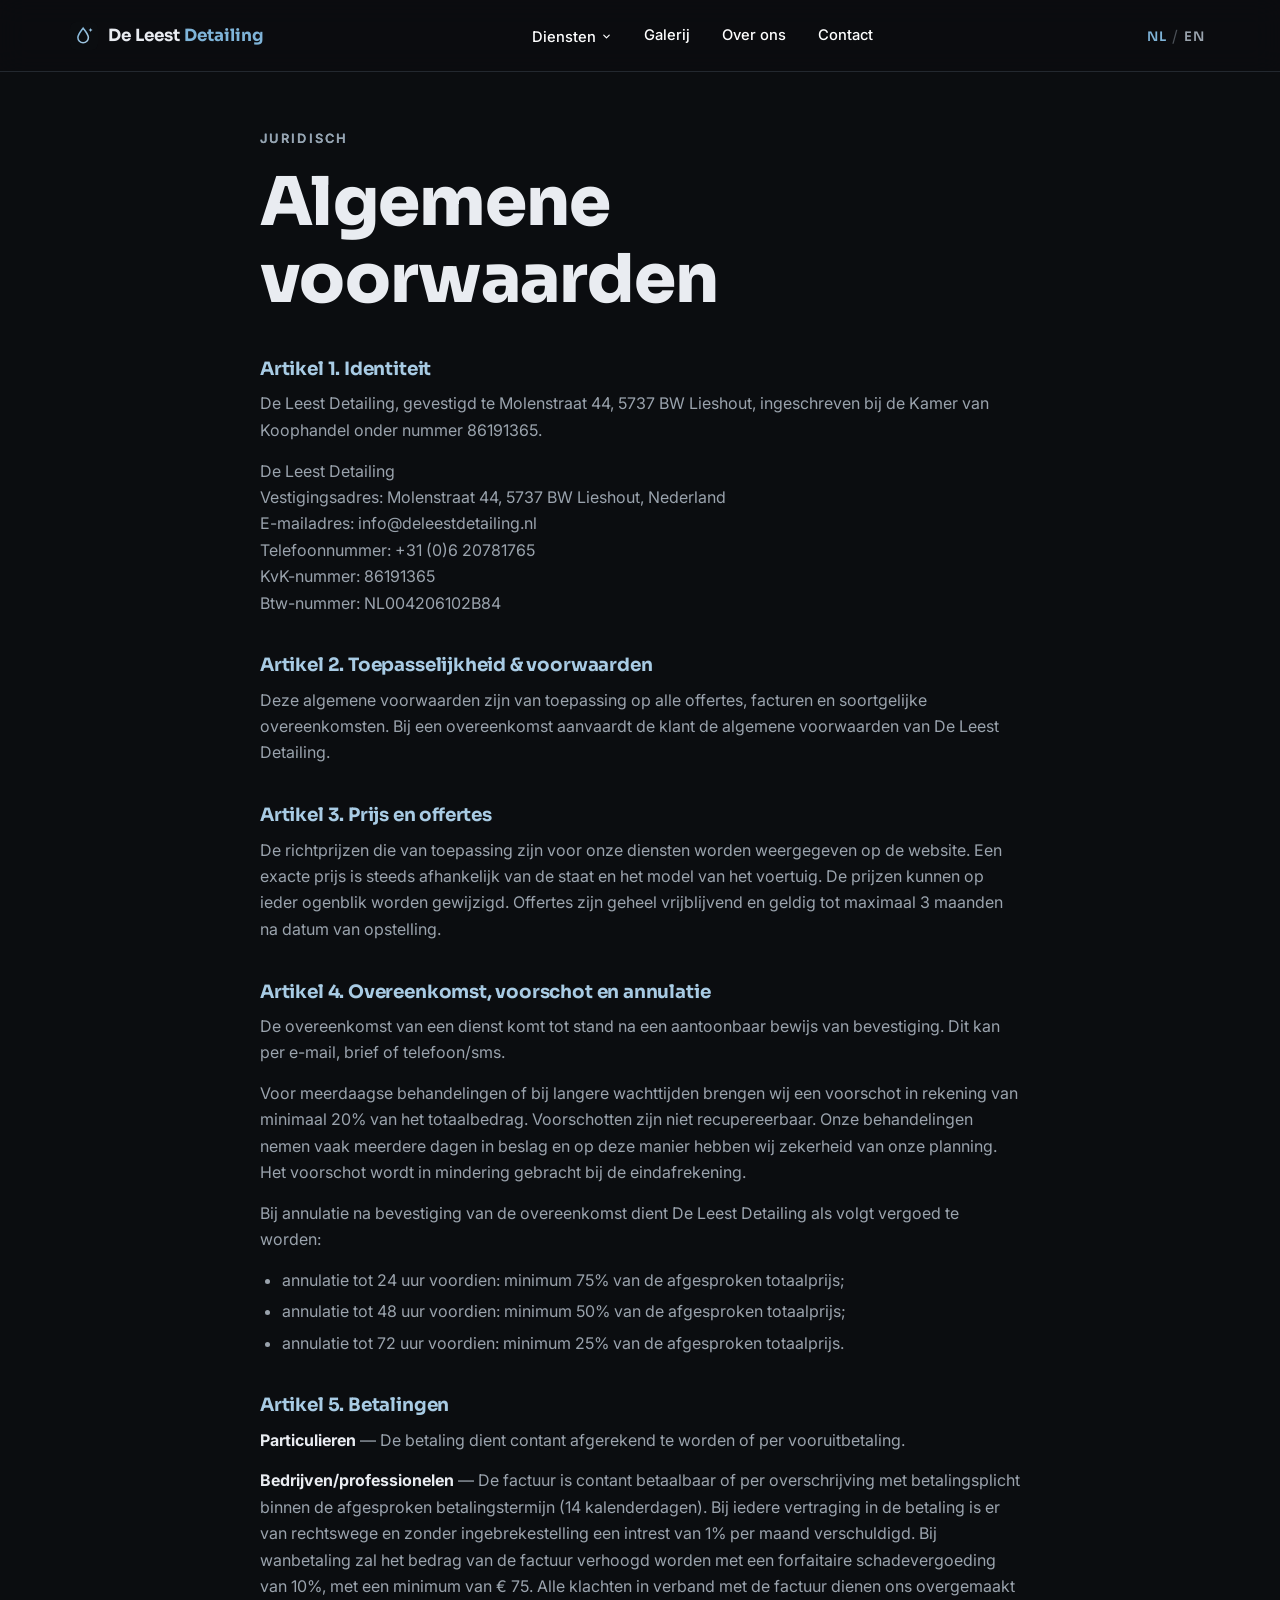
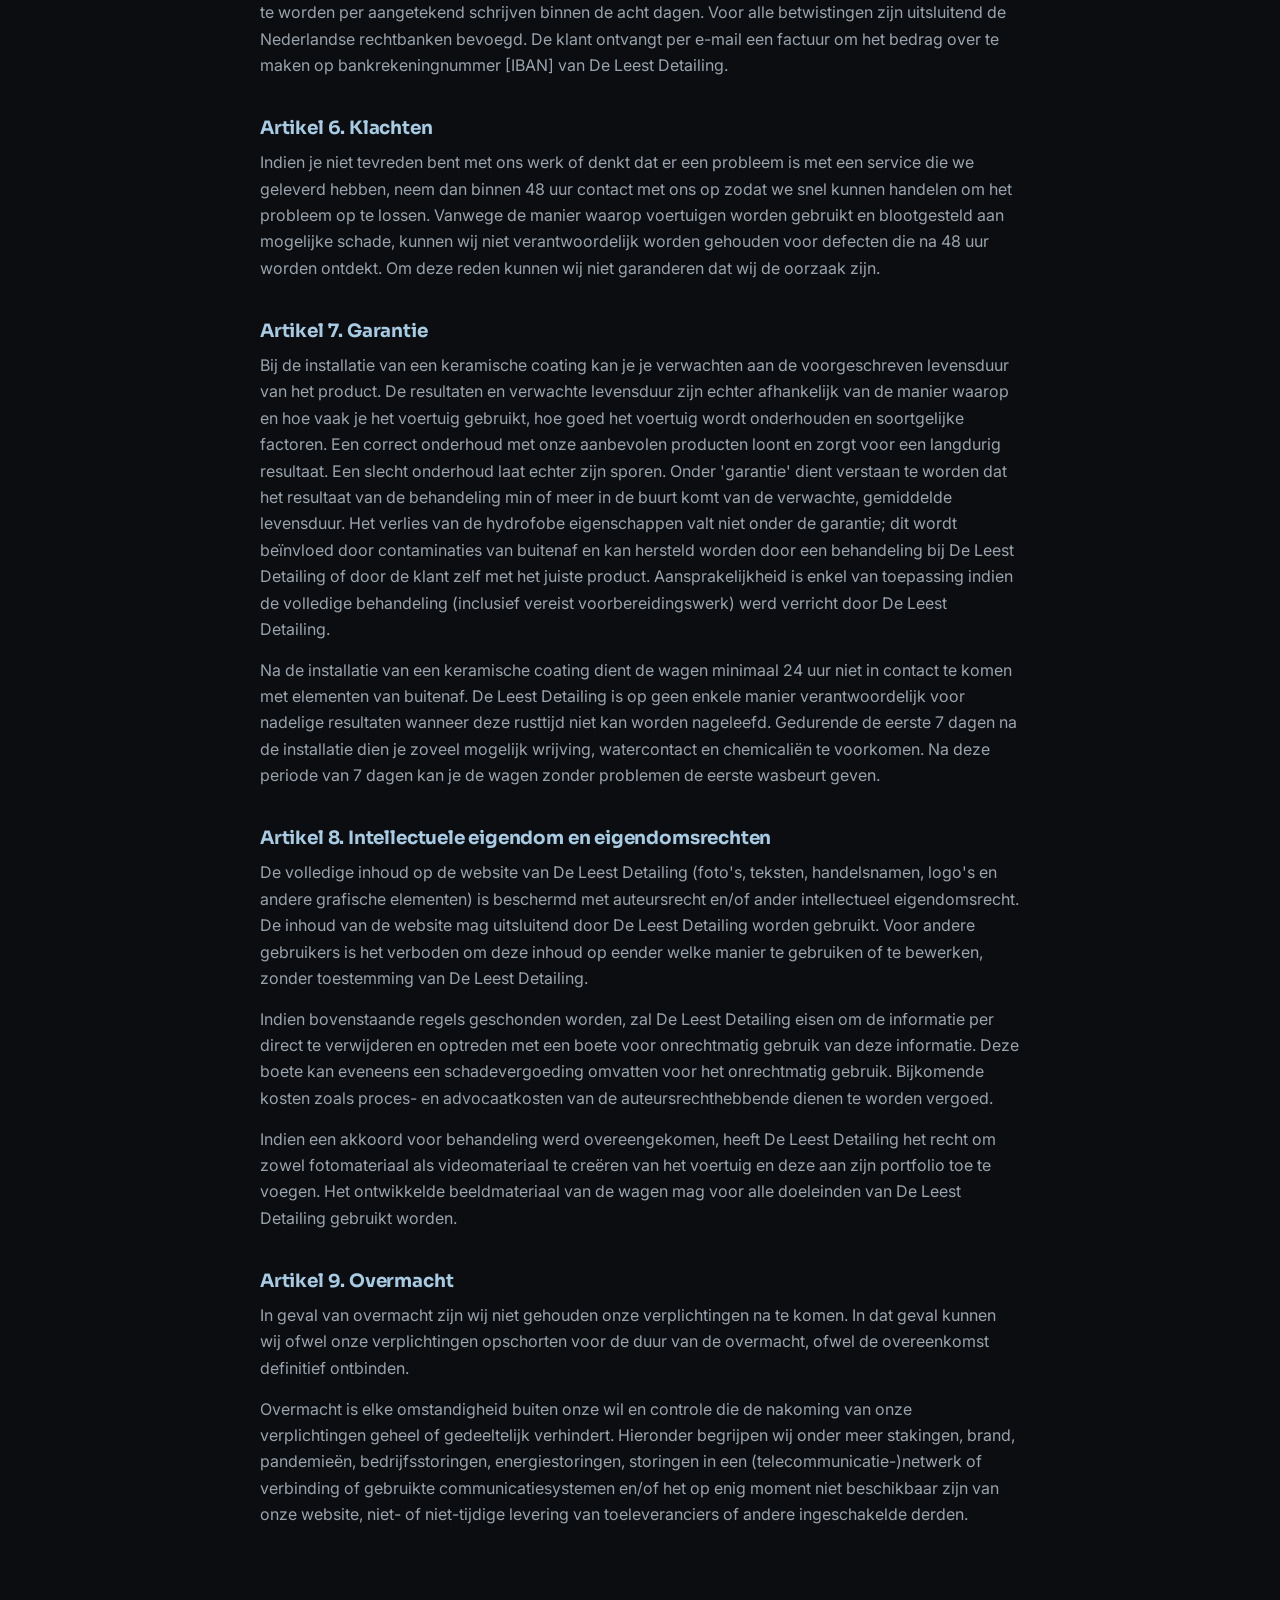
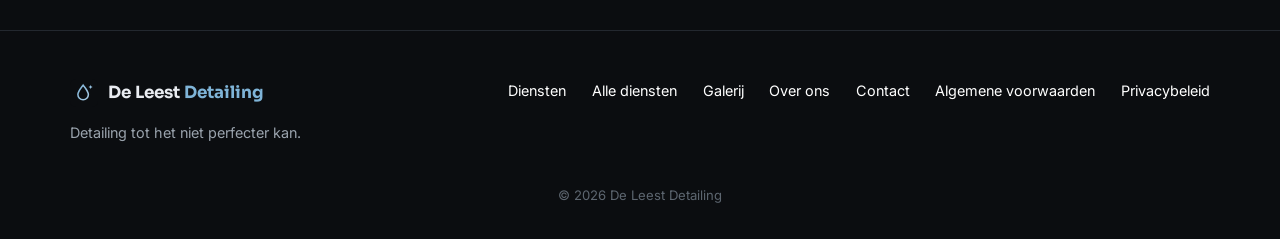
<file: algemene-voorwaarden.html>
<!DOCTYPE html>
<html lang="nl">
<head>
  <meta charset="UTF-8">
  <meta name="viewport" content="width=device-width, initial-scale=1.0, viewport-fit=cover">
  <meta name="theme-color" content="#0b0d10">
  <title data-i18n="legal.meta.title">Algemene voorwaarden — De Leest Detailing</title>
  <meta name="description" content="Algemene voorwaarden van De Leest Detailing." data-i18n-content="legal.meta.desc">
  <meta name="robots" content="noindex">
  <link rel="icon" type="image/svg+xml" href="assets/favicon.svg">
  <link rel="preconnect" href="https://fonts.googleapis.com">
  <link rel="preconnect" href="https://fonts.gstatic.com" crossorigin>
  <link href="https://fonts.googleapis.com/css2?family=Sora:wght@400;600;700;800&family=Inter:wght@400;500;600&display=swap" rel="stylesheet">
  <link rel="stylesheet" href="css/style.css">
</head>
<body>

  <!--
    LET OP (voor de eigenaar):
    Deze tekst is overgenomen van vermijlcardetail.be (Belgisch recht) als
    startpunt. Controleer en pas aan vóór publicatie:
    - alle [HAAKJES]-placeholders invullen (KvK, BTW, adres, IBAN, e-mail);
    - laat de tekst het beste even nalopen op Nederlandse wetgeving.
    De teksten staan in js/i18n.js onder de "legal.*"-keys — de Nederlandse
    én Engelse versie daar aanpassen, deze HTML alleen voor opmaak wijzigen.
  -->

  <!-- ===== Header ===== -->
  <header class="site-header scrolled">
    <div class="container header-inner">
      <a href="index.html" class="logo" aria-label="De Leest Detailing">
        <img src="assets/favicon.svg" alt="" class="logo-mark" width="28" height="28">
        <span class="logo-text">De Leest <em>Detailing</em></span>
      </a>

      <nav class="main-nav" aria-label="Main navigation">
        <div class="nav-dropdown">
          <button type="button" class="nav-dropdown-toggle" aria-expanded="false" aria-haspopup="true"><span data-i18n="nav.services">Diensten</span><svg viewBox="0 0 24 24" fill="none" stroke="currentColor" stroke-width="2.6" stroke-linecap="round" stroke-linejoin="round" aria-hidden="true"><path d="M6 9l6 6 6-6"/></svg></button>
          <div class="nav-dropdown-panel">
            <a class="nav-dropdown-all" href="diensten.html" data-i18n="nav.allServices">Alle diensten</a>
            <p class="nav-dropdown-group" data-i18n="nav.group.interieur">Interieur</p>
            <a href="diensten.html#interieur-reinigen" data-i18n="nav.d.interieur">Interieur Reinigen</a>
            <a href="diensten.html#vlekken-verwijderen" data-i18n="nav.d.vlekken">Vlekken verwijderen autobekleding</a>
            <p class="nav-dropdown-group" data-i18n="nav.group.exterieur">Exterieur</p>
            <a href="diensten.html#handwassen" data-i18n="nav.d.handwassen">Handwassen &amp; Beschermen</a>
            <a href="diensten.html#polijsten" data-i18n="nav.d.polijsten">Polijsten &amp; Glansherstel</a>
            <a href="diensten.html#keramische-coating" data-i18n="nav.d.coating">Keramische Coating</a>
            <a href="diensten.html#cabrio-dak" data-i18n="nav.d.cabrio">Cabriodak reinigen &amp; impregneren</a>
            <p class="nav-dropdown-group" data-i18n="nav.group.extra">Aanvullend</p>
            <a href="diensten.html#motor-detailing" data-i18n="nav.d.motor">Motor Detailing</a>
            <a href="diensten.html#lakdiktemeting" data-i18n="nav.d.lakdikte">Lakdiktemeting</a>
          </div>
        </div>
        <a href="index.html#gallery" data-i18n="nav.gallery">Galerij</a>
        <a href="index.html#about" data-i18n="nav.about">Over ons</a>
        <a href="index.html#contactForm" data-i18n="nav.contact">Contact</a>
        <!-- Pakket link hidden 2026-10-28 (section disabled, kept for restore): <a href="index.html#pricing" data-i18n="nav.pricing">Pakket</a> -->
      </nav>

      <div class="header-actions">
        <div class="lang-toggle" role="group" aria-label="Taal / Language">
          <button type="button" data-lang="nl" class="lang-btn active">NL</button>
          <span class="lang-sep" aria-hidden="true">/</span>
          <button type="button" data-lang="en" class="lang-btn">EN</button>
        </div>
      </div>
    </div>
  </header>

  <main>
    <section class="legal-body">
      <div class="container legal-content">
        <p class="kicker" data-i18n="legal.kicker">Juridisch</p>
        <h1 data-i18n="legal.title">Algemene voorwaarden</h1>

        <h2 data-i18n="legal.a1.title">Artikel 1. Identiteit</h2>
        <p data-i18n="legal.a1.p1">De Leest Detailing, gevestigd te Molenstraat 44, 5737 BW Lieshout, ingeschreven bij de Kamer van Koophandel onder nummer 86191365.</p>
        <p>
          De Leest Detailing<br>
          <span data-i18n="legal.a1.line2">Vestigingsadres: Molenstraat 44, 5737 BW Lieshout, Nederland</span><br>
          <span data-i18n="legal.a1.line3">E-mailadres: info@deleestdetailing.nl</span><br>
          <span data-i18n="legal.a1.line4">Telefoonnummer: +31 (0)6 20781765</span><br>
          <span data-i18n="legal.a1.line5">KvK-nummer: 86191365</span><br>
          <span data-i18n="legal.a1.line6">Btw-nummer: NL004206102B84</span>
        </p>

        <h2 data-i18n="legal.a2.title">Artikel 2. Toepasselijkheid &amp; voorwaarden</h2>
        <p data-i18n="legal.a2.p1">Deze algemene voorwaarden zijn van toepassing op alle offertes, facturen en soortgelijke overeenkomsten. Bij een overeenkomst aanvaardt de klant de algemene voorwaarden van De Leest Detailing.</p>

        <h2 data-i18n="legal.a3.title">Artikel 3. Prijs en offertes</h2>
        <p data-i18n="legal.a3.p1">De richtprijzen die van toepassing zijn voor onze diensten worden weergegeven op de website. Een exacte prijs is steeds afhankelijk van de staat en het model van het voertuig. De prijzen kunnen op ieder ogenblik worden gewijzigd. Offertes zijn geheel vrijblijvend en geldig tot maximaal 3 maanden na datum van opstelling.</p>

        <h2 data-i18n="legal.a4.title">Artikel 4. Overeenkomst, voorschot en annulatie</h2>
        <p data-i18n="legal.a4.p1">De overeenkomst van een dienst komt tot stand na een aantoonbaar bewijs van bevestiging. Dit kan per e-mail, brief of telefoon/sms.</p>
        <p data-i18n="legal.a4.p2">Voor meerdaagse behandelingen of bij langere wachttijden brengen wij een voorschot in rekening van minimaal 20% van het totaalbedrag. Voorschotten zijn niet recupereerbaar. Onze behandelingen nemen vaak meerdere dagen in beslag en op deze manier hebben wij zekerheid van onze planning. Het voorschot wordt in mindering gebracht bij de eindafrekening.</p>
        <p data-i18n="legal.a4.p3">Bij annulatie na bevestiging van de overeenkomst dient De Leest Detailing als volgt vergoed te worden:</p>
        <ul>
          <li data-i18n="legal.a4.li1">annulatie tot 24 uur voordien: minimum 75% van de afgesproken totaalprijs;</li>
          <li data-i18n="legal.a4.li2">annulatie tot 48 uur voordien: minimum 50% van de afgesproken totaalprijs;</li>
          <li data-i18n="legal.a4.li3">annulatie tot 72 uur voordien: minimum 25% van de afgesproken totaalprijs.</li>
        </ul>

        <h2 data-i18n="legal.a5.title">Artikel 5. Betalingen</h2>
        <p><strong data-i18n="legal.a5.p1lead">Particulieren</strong> — <span data-i18n="legal.a5.p1text">De betaling dient contant afgerekend te worden of per vooruitbetaling.</span></p>
        <p><strong data-i18n="legal.a5.p2lead">Bedrijven/professionelen</strong> — <span data-i18n="legal.a5.p2text">De factuur is contant betaalbaar of per overschrijving met betalingsplicht binnen de afgesproken betalingstermijn (14 kalenderdagen). Bij iedere vertraging in de betaling is er van rechtswege en zonder ingebrekestelling een intrest van 1% per maand verschuldigd. Bij wanbetaling zal het bedrag van de factuur verhoogd worden met een forfaitaire schadevergoeding van 10%, met een minimum van € 75. Alle klachten in verband met de factuur dienen ons overgemaakt te worden per aangetekend schrijven binnen de acht dagen. Voor alle betwistingen zijn uitsluitend de Nederlandse rechtbanken bevoegd. De klant ontvangt per e-mail een factuur om het bedrag over te maken op bankrekeningnummer [IBAN] van De Leest Detailing.</span></p>

        <h2 data-i18n="legal.a6.title">Artikel 6. Klachten</h2>
        <p data-i18n="legal.a6.p1">Indien je niet tevreden bent met ons werk of denkt dat er een probleem is met een service die we geleverd hebben, neem dan binnen 48 uur contact met ons op zodat we snel kunnen handelen om het probleem op te lossen. Vanwege de manier waarop voertuigen worden gebruikt en blootgesteld aan mogelijke schade, kunnen wij niet verantwoordelijk worden gehouden voor defecten die na 48 uur worden ontdekt. Om deze reden kunnen wij niet garanderen dat wij de oorzaak zijn.</p>

        <h2 data-i18n="legal.a7.title">Artikel 7. Garantie</h2>
        <p data-i18n="legal.a7.p1">Bij de installatie van een keramische coating kan je je verwachten aan de voorgeschreven levensduur van het product. De resultaten en verwachte levensduur zijn echter afhankelijk van de manier waarop en hoe vaak je het voertuig gebruikt, hoe goed het voertuig wordt onderhouden en soortgelijke factoren. Een correct onderhoud met onze aanbevolen producten loont en zorgt voor een langdurig resultaat. Een slecht onderhoud laat echter zijn sporen. Onder 'garantie' dient verstaan te worden dat het resultaat van de behandeling min of meer in de buurt komt van de verwachte, gemiddelde levensduur. Het verlies van de hydrofobe eigenschappen valt niet onder de garantie; dit wordt beïnvloed door contaminaties van buitenaf en kan hersteld worden door een behandeling bij De Leest Detailing of door de klant zelf met het juiste product. Aansprakelijkheid is enkel van toepassing indien de volledige behandeling (inclusief vereist voorbereidingswerk) werd verricht door De Leest Detailing.</p>
        <p data-i18n="legal.a7.p2">Na de installatie van een keramische coating dient de wagen minimaal 24 uur niet in contact te komen met elementen van buitenaf. De Leest Detailing is op geen enkele manier verantwoordelijk voor nadelige resultaten wanneer deze rusttijd niet kan worden nageleefd. Gedurende de eerste 7 dagen na de installatie dien je zoveel mogelijk wrijving, watercontact en chemicaliën te voorkomen. Na deze periode van 7 dagen kan je de wagen zonder problemen de eerste wasbeurt geven.</p>

        <h2 data-i18n="legal.a8.title">Artikel 8. Intellectuele eigendom en eigendomsrechten</h2>
        <p data-i18n="legal.a8.p1">De volledige inhoud op de website van De Leest Detailing (foto's, teksten, handelsnamen, logo's en andere grafische elementen) is beschermd met auteursrecht en/of ander intellectueel eigendomsrecht. De inhoud van de website mag uitsluitend door De Leest Detailing worden gebruikt. Voor andere gebruikers is het verboden om deze inhoud op eender welke manier te gebruiken of te bewerken, zonder toestemming van De Leest Detailing.</p>
        <p data-i18n="legal.a8.p2">Indien bovenstaande regels geschonden worden, zal De Leest Detailing eisen om de informatie per direct te verwijderen en optreden met een boete voor onrechtmatig gebruik van deze informatie. Deze boete kan eveneens een schadevergoeding omvatten voor het onrechtmatig gebruik. Bijkomende kosten zoals proces- en advocaatkosten van de auteursrechthebbende dienen te worden vergoed.</p>
        <p data-i18n="legal.a8.p3">Indien een akkoord voor behandeling werd overeengekomen, heeft De Leest Detailing het recht om zowel fotomateriaal als videomateriaal te creëren van het voertuig en deze aan zijn portfolio toe te voegen. Het ontwikkelde beeldmateriaal van de wagen mag voor alle doeleinden van De Leest Detailing gebruikt worden.</p>

        <h2 data-i18n="legal.a9.title">Artikel 9. Overmacht</h2>
        <p data-i18n="legal.a9.p1">In geval van overmacht zijn wij niet gehouden onze verplichtingen na te komen. In dat geval kunnen wij ofwel onze verplichtingen opschorten voor de duur van de overmacht, ofwel de overeenkomst definitief ontbinden.</p>
        <p data-i18n="legal.a9.p2">Overmacht is elke omstandigheid buiten onze wil en controle die de nakoming van onze verplichtingen geheel of gedeeltelijk verhindert. Hieronder begrijpen wij onder meer stakingen, brand, pandemieën, bedrijfsstoringen, energiestoringen, storingen in een (telecommunicatie-)netwerk of verbinding of gebruikte communicatiesystemen en/of het op enig moment niet beschikbaar zijn van onze website, niet- of niet-tijdige levering van toeleveranciers of andere ingeschakelde derden.</p>
      </div>
    </section>
  </main>

  <!-- ===== Footer ===== -->
  <footer class="site-footer">
    <div class="container footer-inner">
      <div>
        <a href="index.html" class="logo" aria-label="De Leest Detailing">
          <img src="assets/favicon.svg" alt="" class="logo-mark" width="28" height="28">
          <span class="logo-text">De Leest <em>Detailing</em></span>
        </a>
        <p class="footer-tag" data-i18n="footer.tag">Detailing tot het niet perfecter kan.</p>
      </div>
      <div class="footer-right">
        <nav class="footer-nav" aria-label="Footer">
          <a href="index.html#services" data-i18n="nav.services">Diensten</a>
          <a href="diensten.html" data-i18n="nav.allServices">Alle diensten</a>
          <a href="index.html#gallery" data-i18n="nav.gallery">Galerij</a>
          <a href="index.html#about" data-i18n="nav.about">Over ons</a>
          <a href="index.html#contactForm" data-i18n="nav.contact">Contact</a>
          <!-- Pakket link hidden 2026-10-28 (section disabled, kept for restore): <a href="index.html#pricing" data-i18n="nav.pricing">Pakket</a> -->
          <a href="algemene-voorwaarden.html" data-i18n="footer.terms">Algemene voorwaarden</a>
          <a href="privacybeleid.html" data-i18n="footer.privacy">Privacybeleid</a>
        </nav>
      </div>
    </div>
    <p class="footer-copy">© <span id="year">2026</span> De Leest Detailing</p>
  </footer>

  <script src="js/i18n.js"></script>
  <script src="js/main.js"></script>
</body>
</html>
</file>
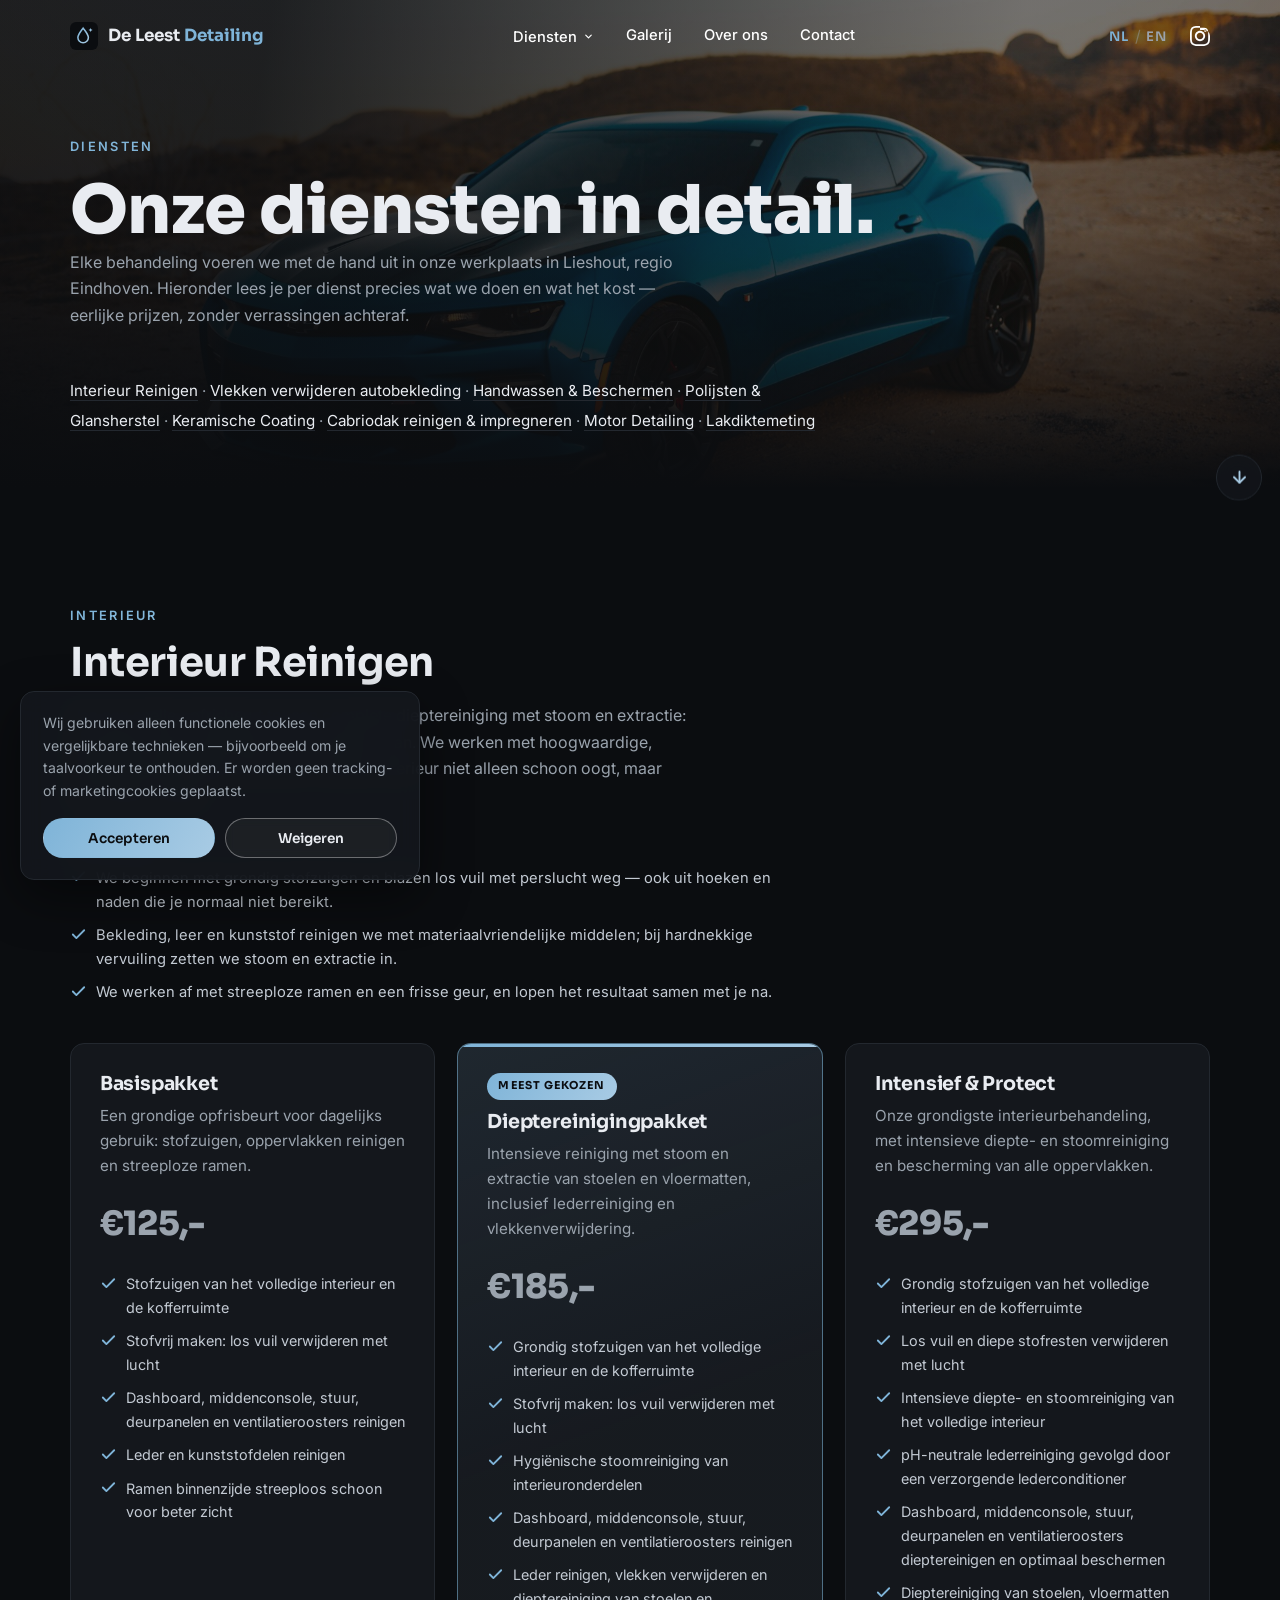
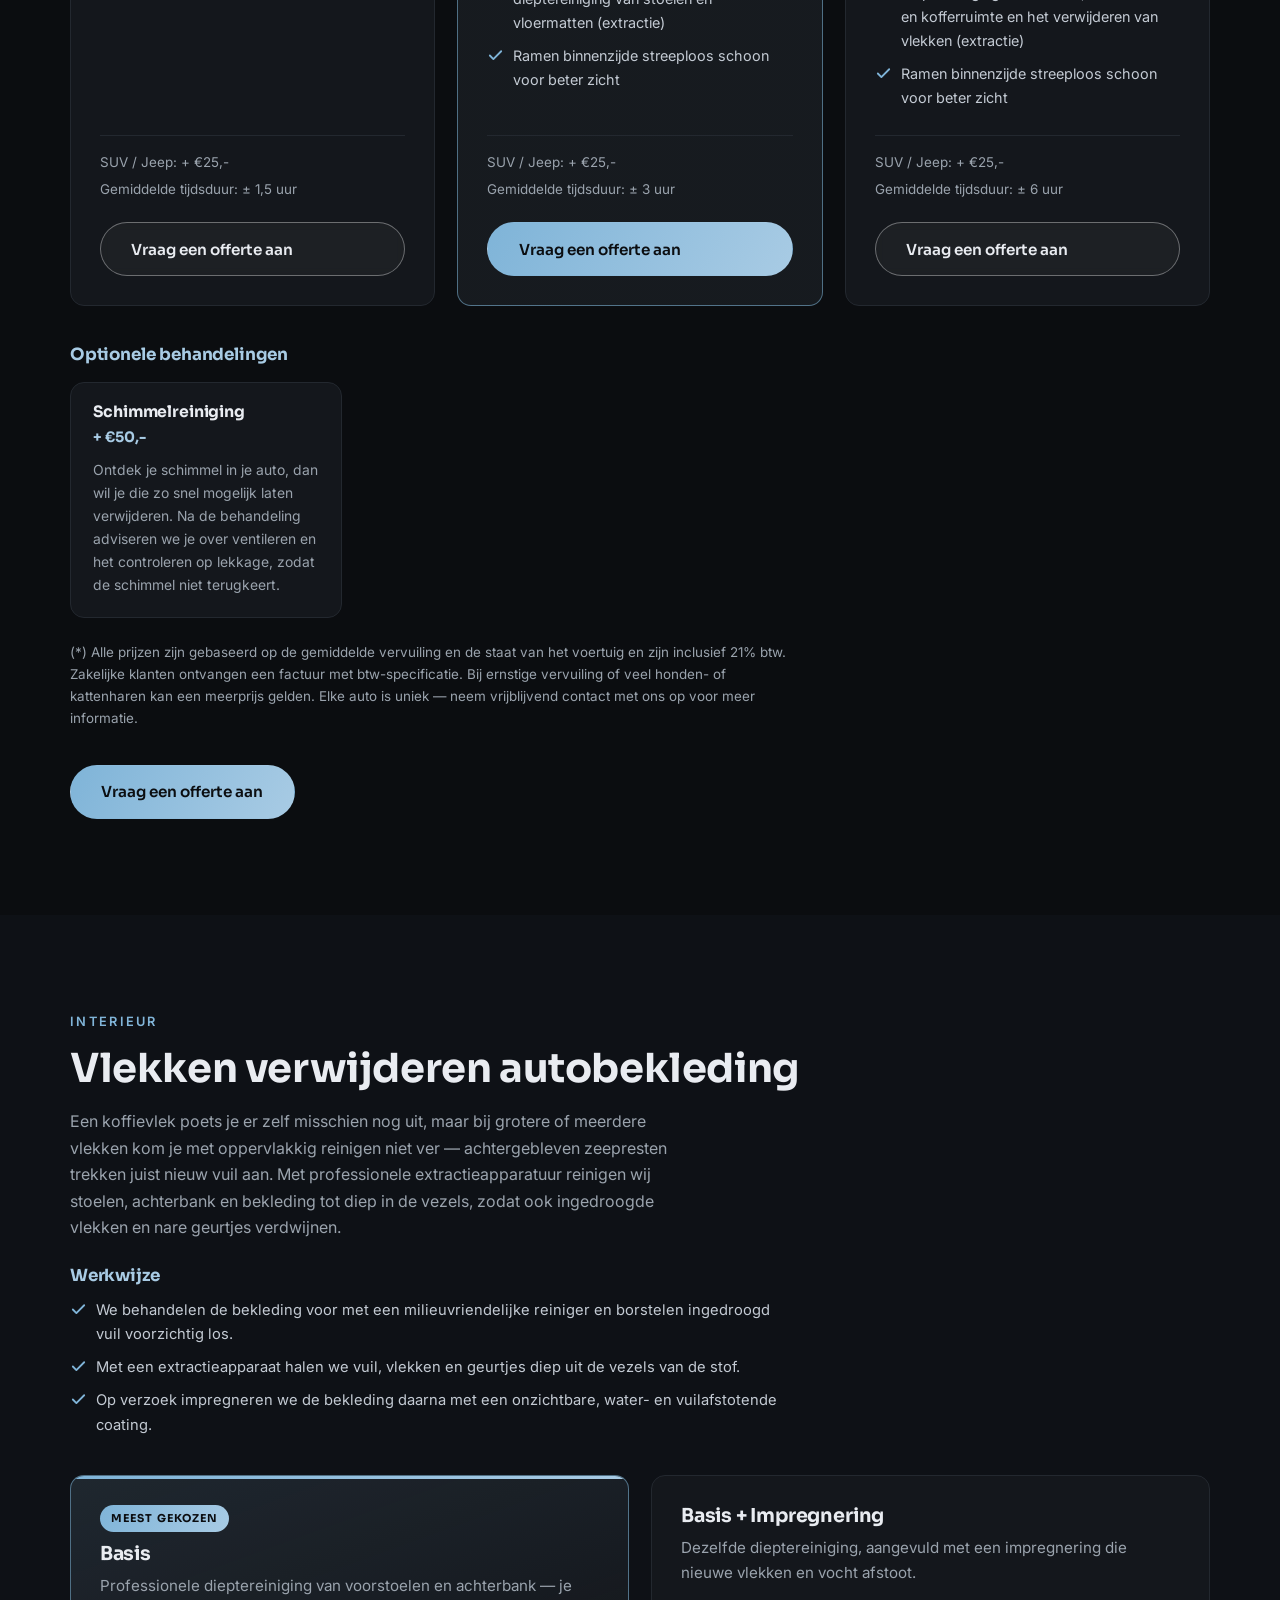
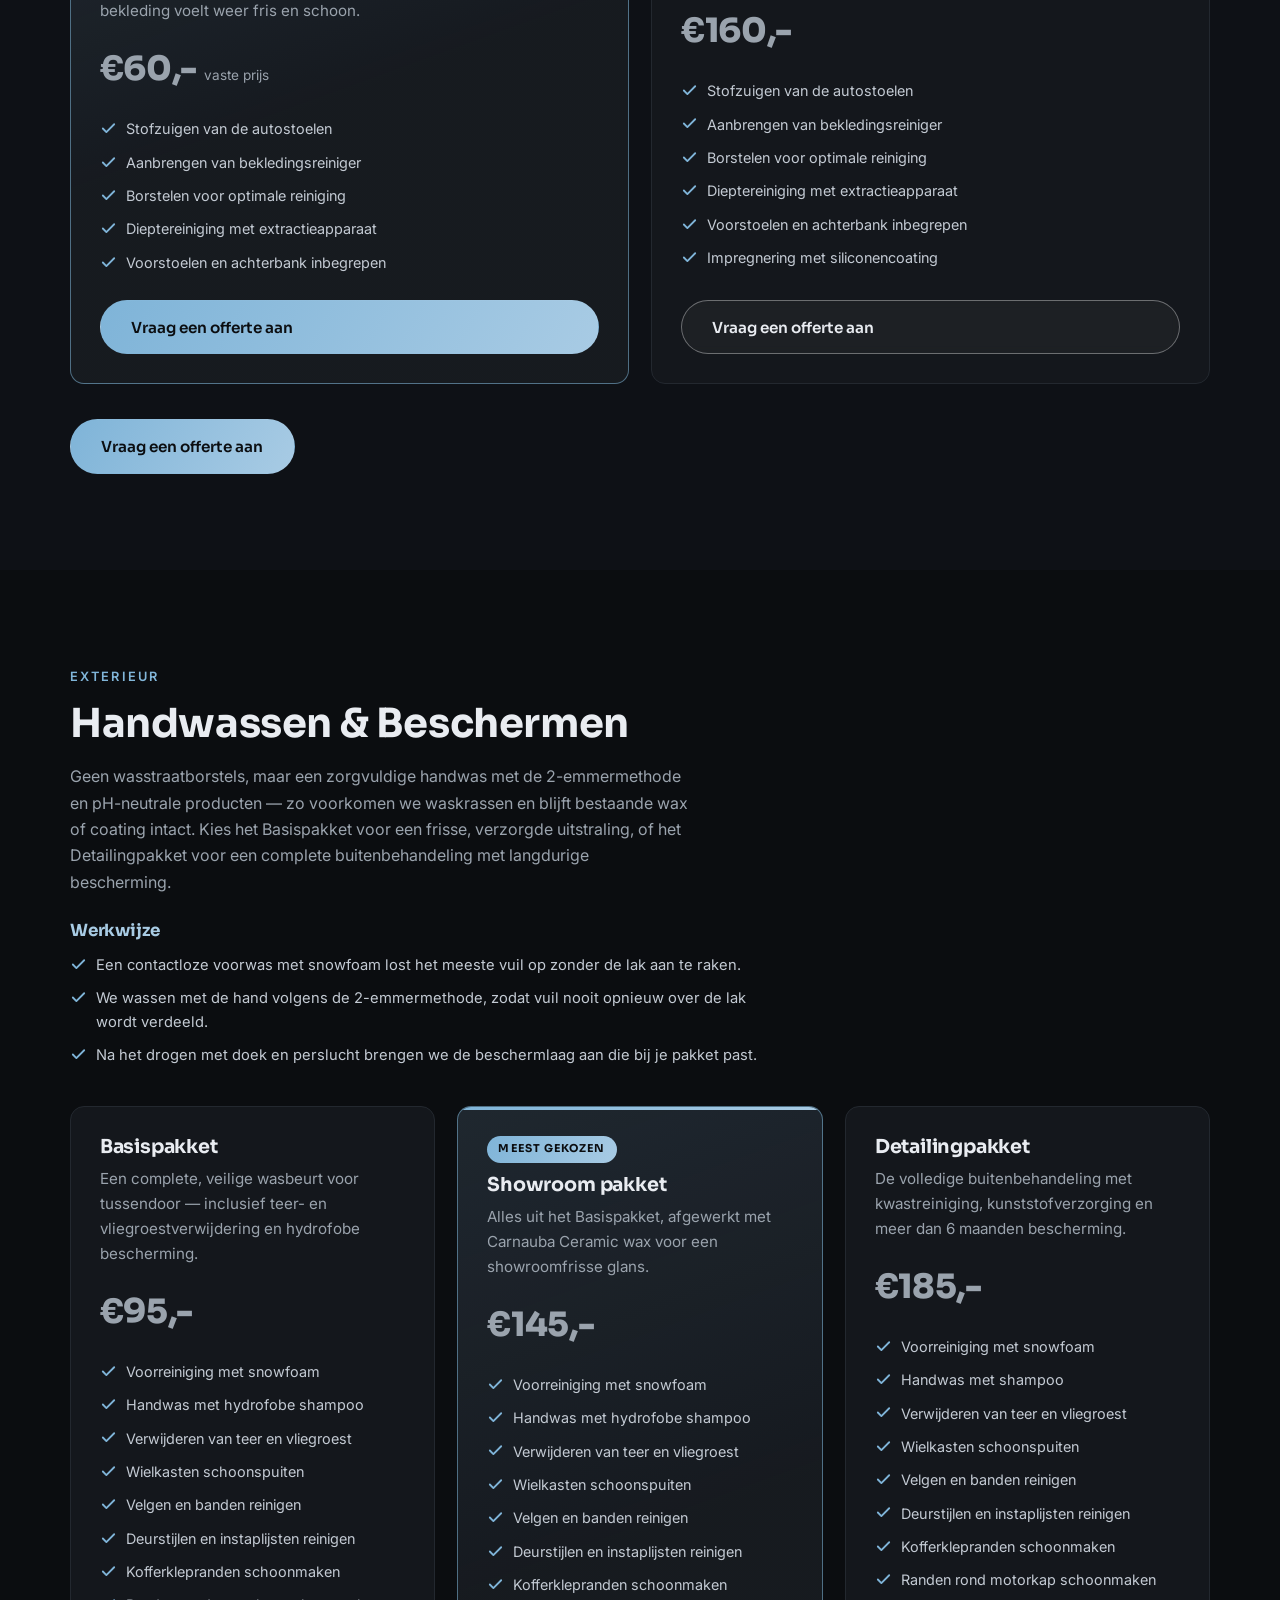
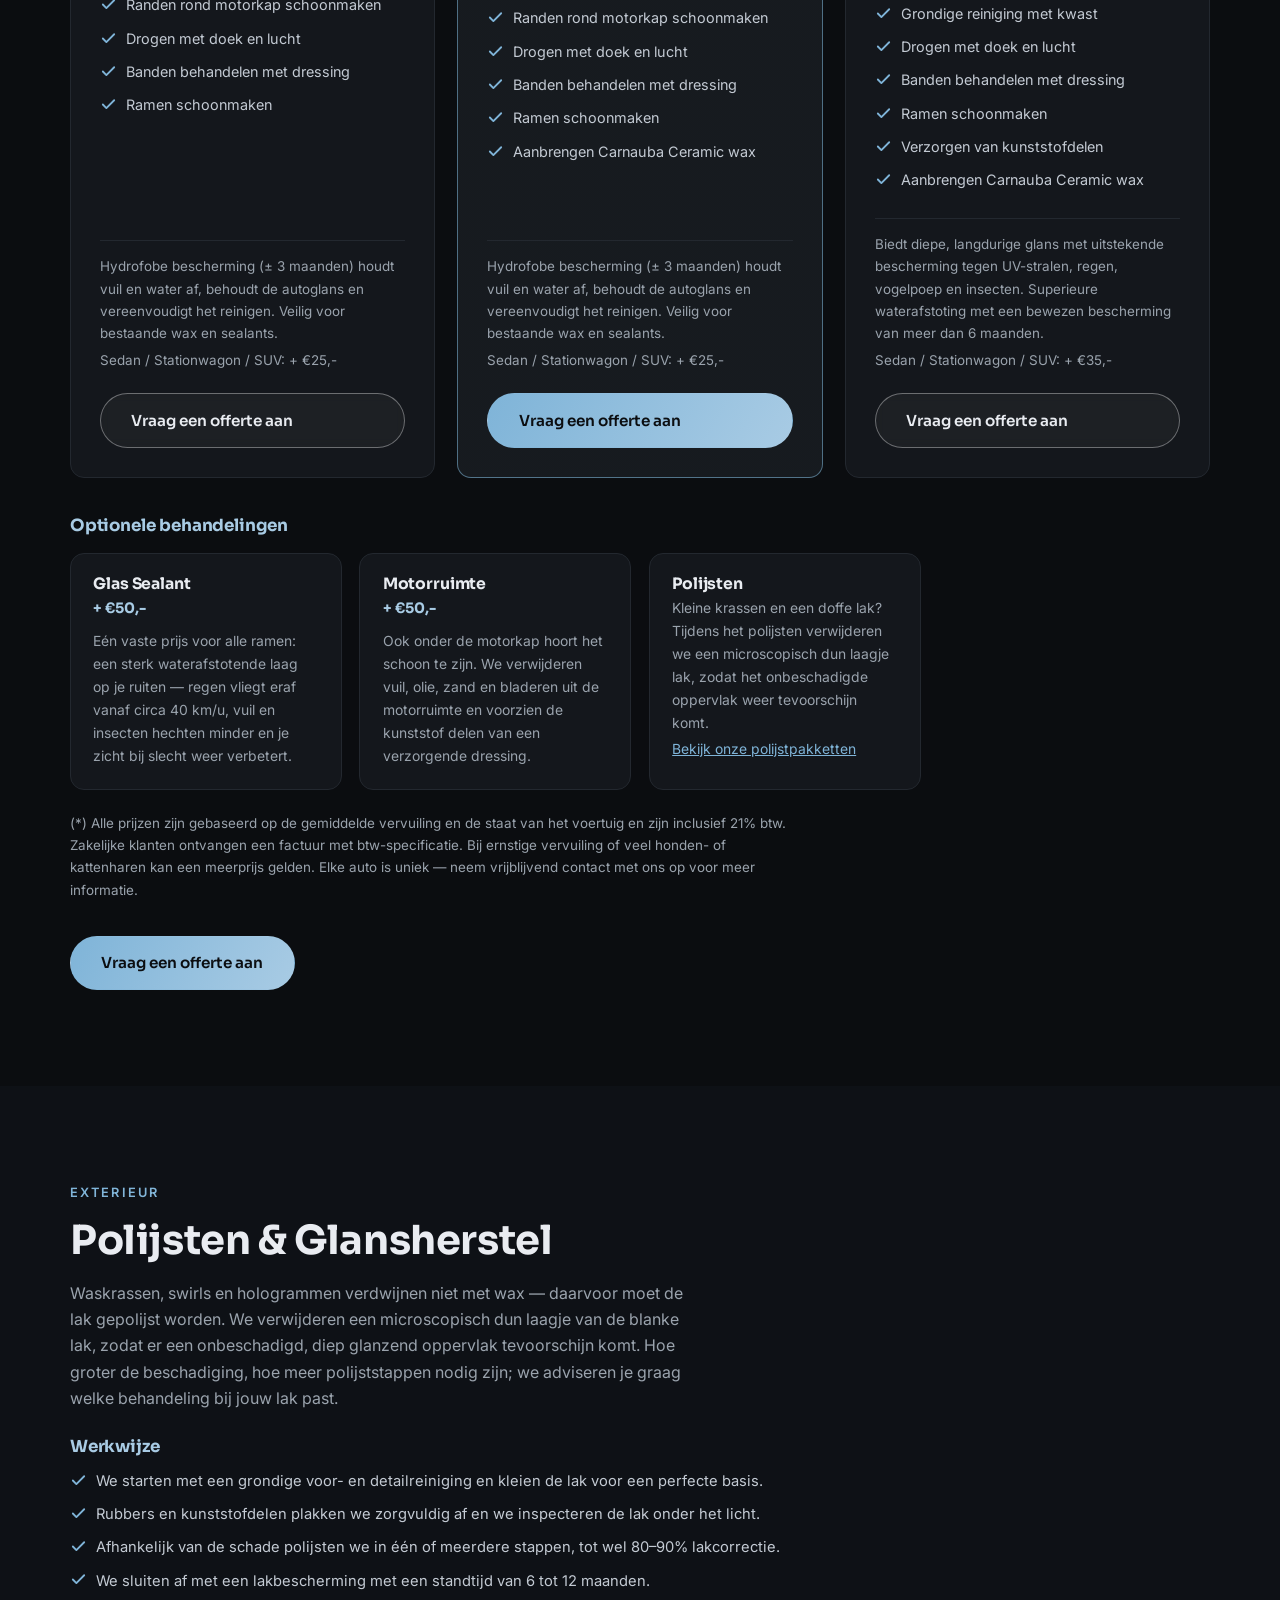
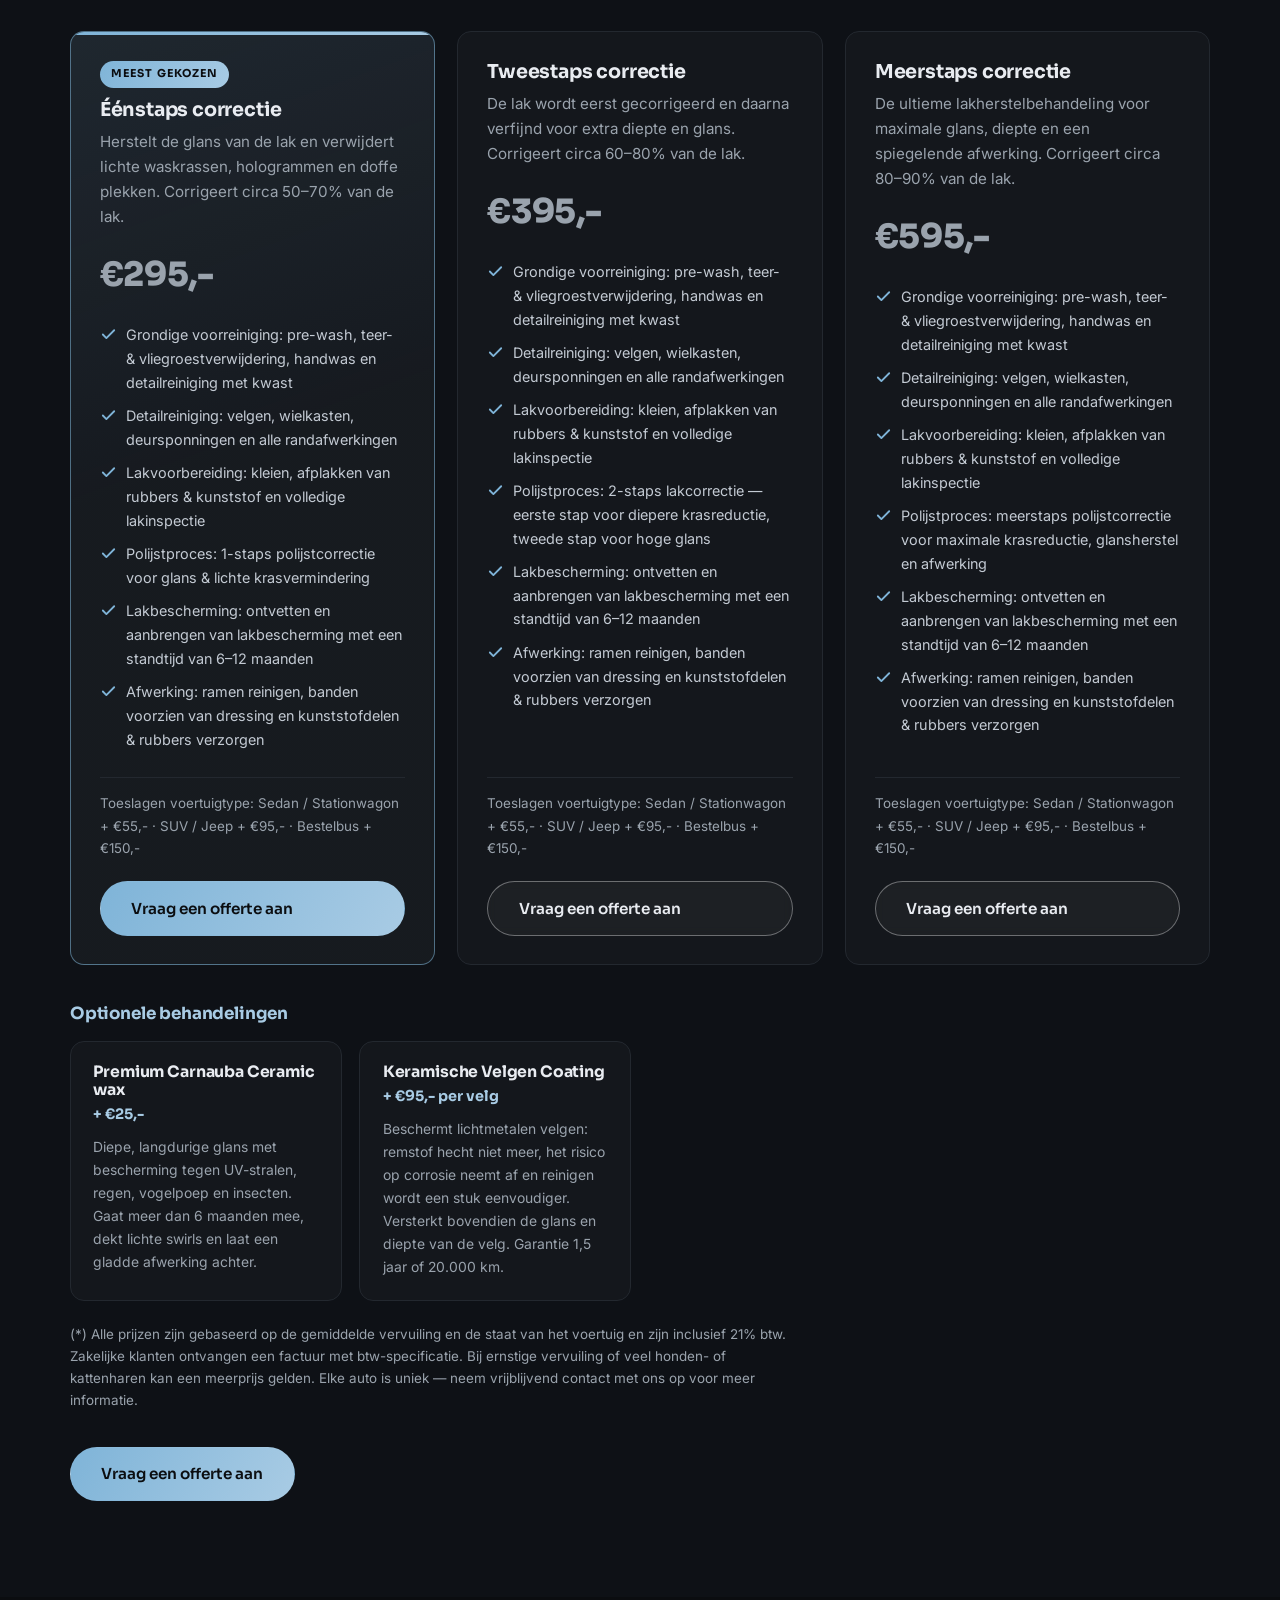
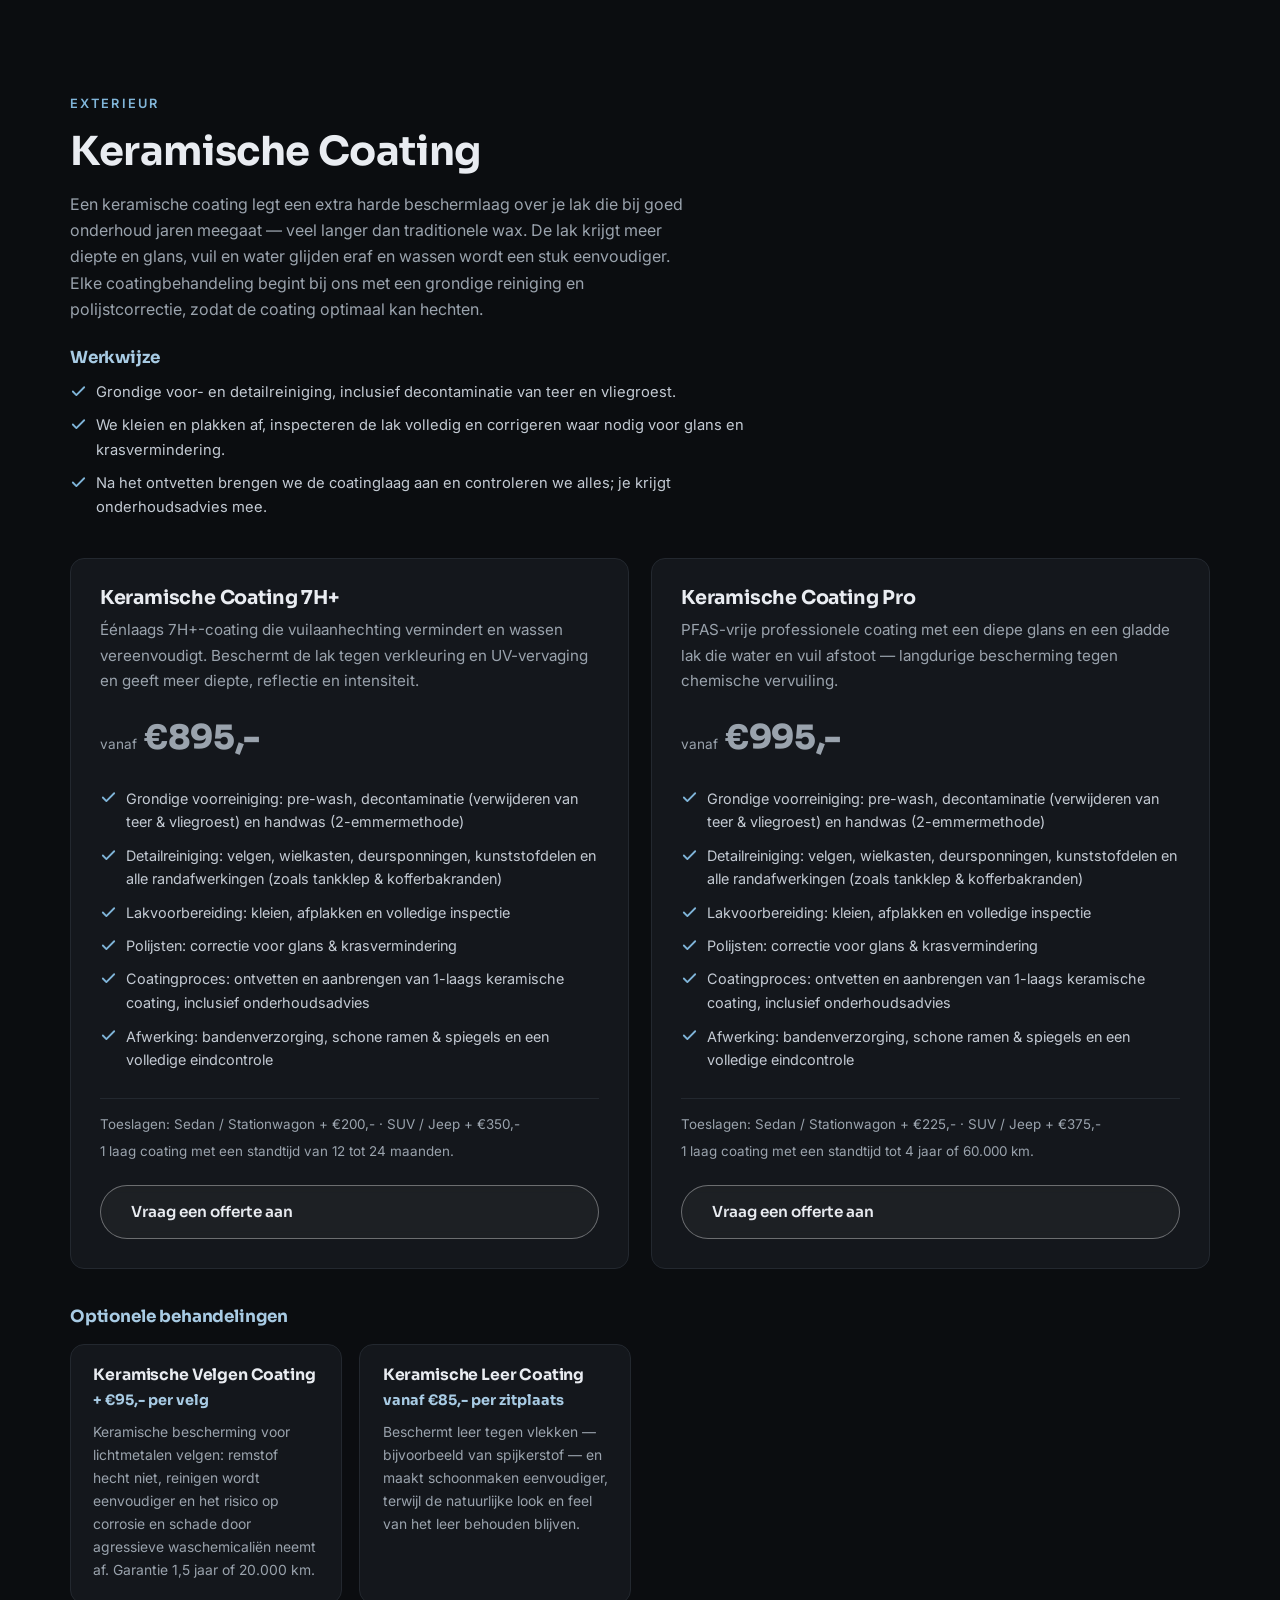
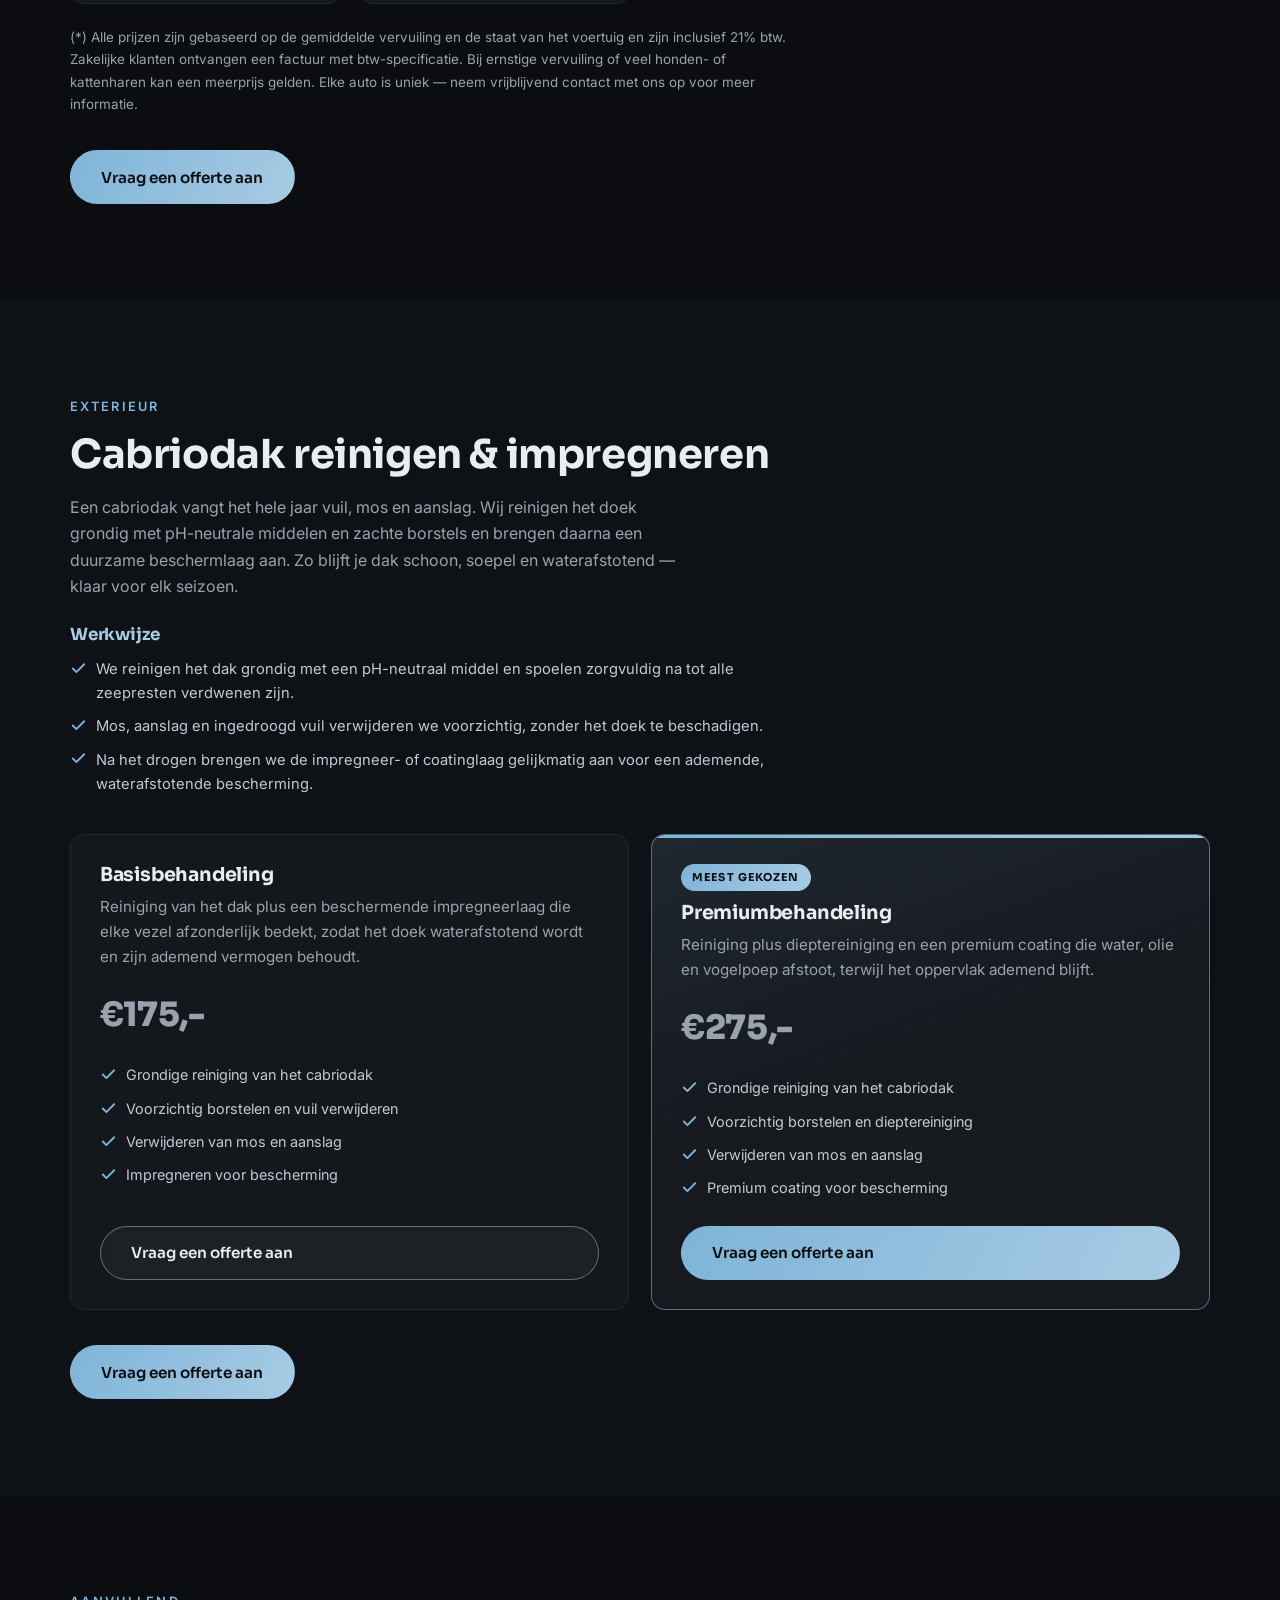
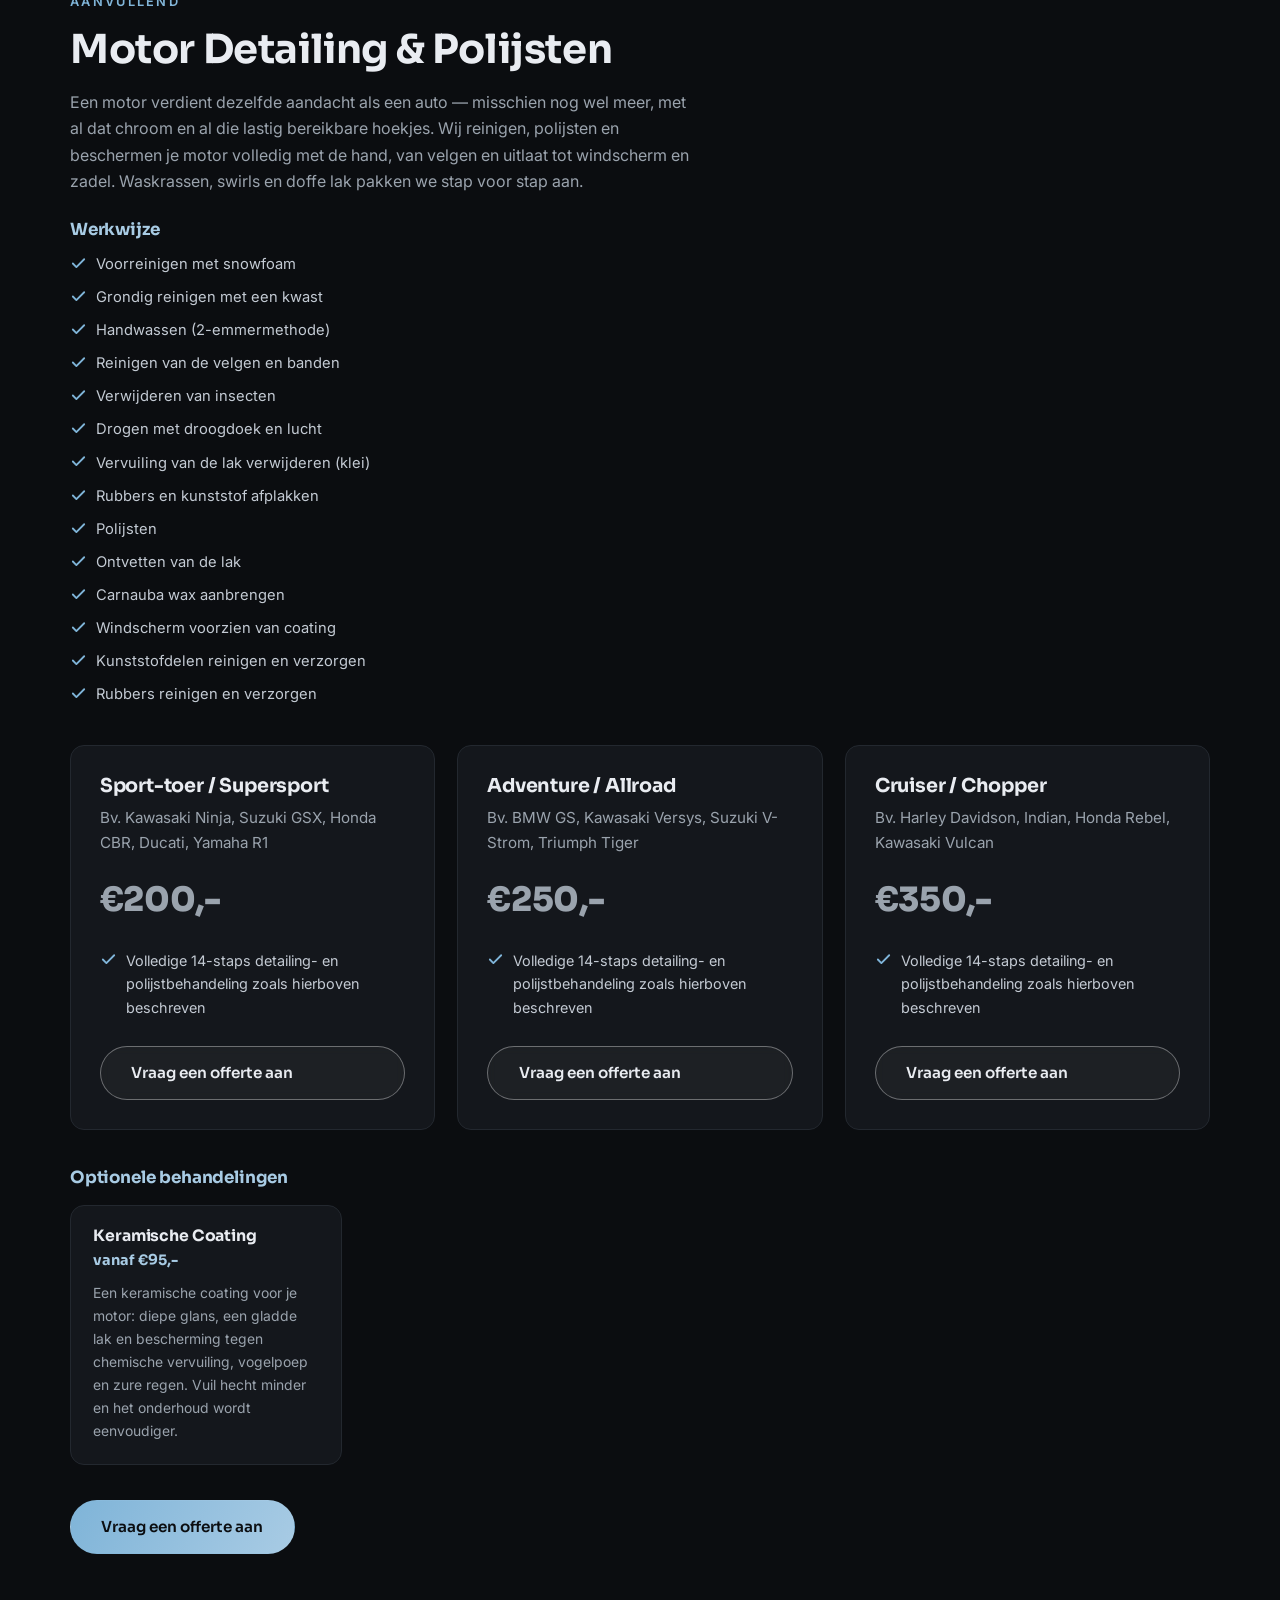
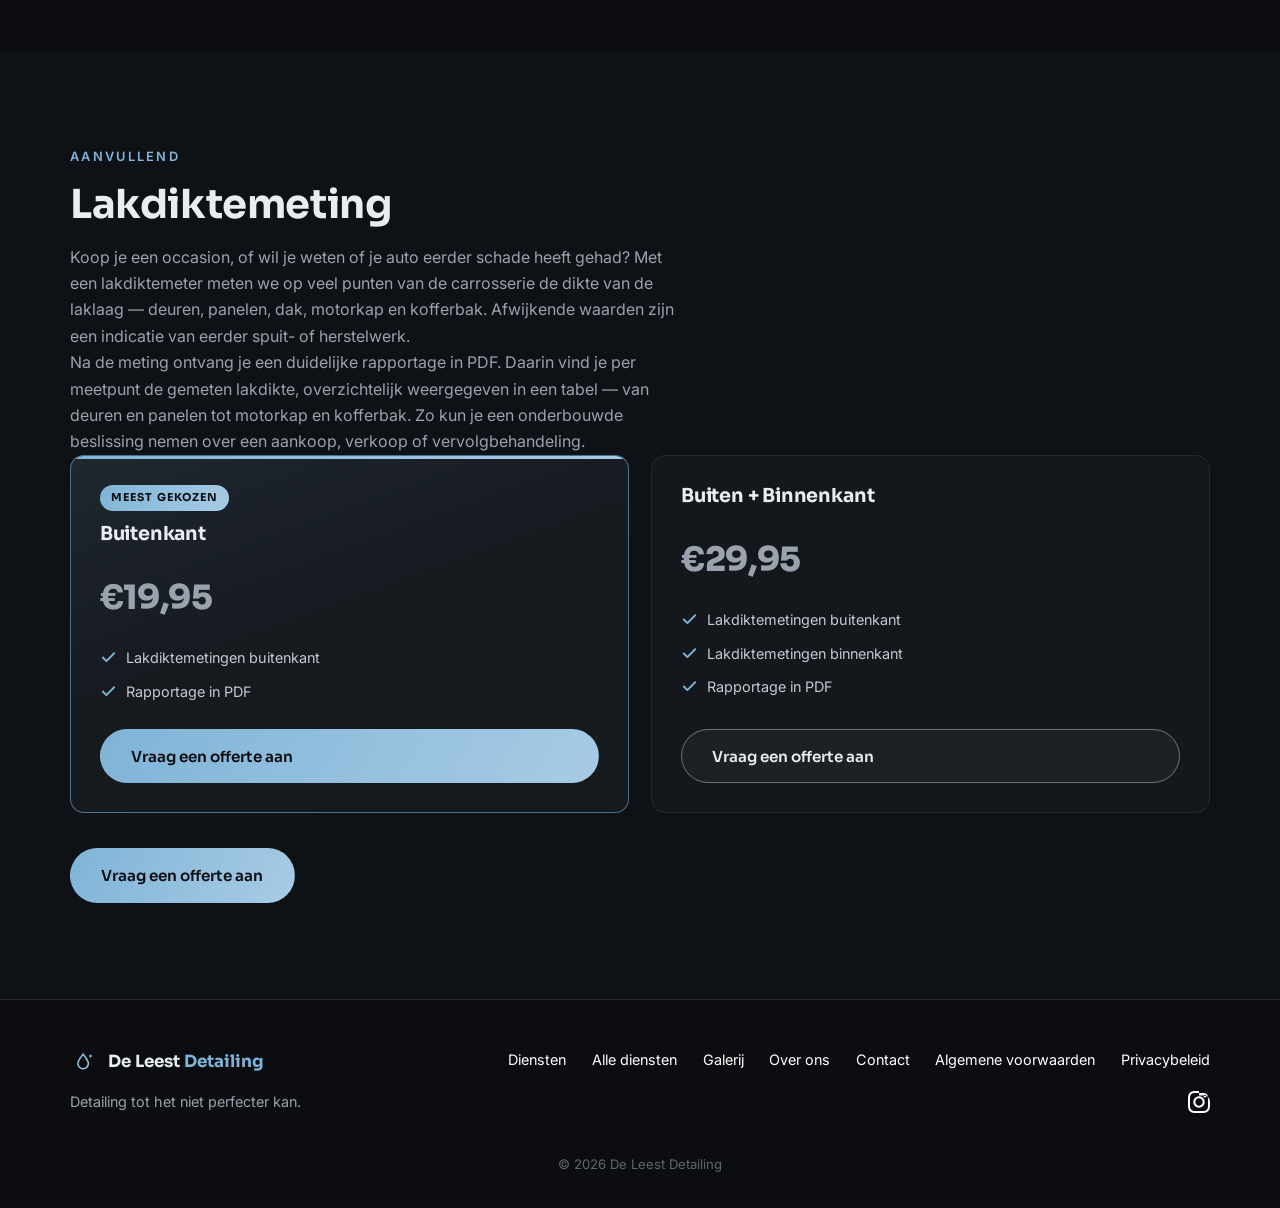
<file: diensten.html>
<!DOCTYPE html>
<html lang="nl">
<head>
  <meta charset="UTF-8">
  <meta name="viewport" content="width=device-width, initial-scale=1.0, viewport-fit=cover">
  <meta name="theme-color" content="#0b0d10">
  <title data-i18n="meta.title.diensten">Onze diensten in detail | De Leest Detailing Lieshout</title>
  <meta name="description" data-i18n-content="meta.description.diensten"
        content="Alle detailingdiensten uitgelegd met exacte prijzen: interieur reinigen, vlekken verwijderen, handwassen, polijsten, keramische coating, cabriodak, motor detailing en lakdiktemeting in Lieshout, regio Eindhoven.">
  <link rel="canonical" href="https://deleestdetailing.nl/diensten.html">
  <meta property="og:type" content="website">
  <meta property="og:url" content="https://deleestdetailing.nl/diensten.html">
  <meta property="og:title" content="Onze diensten in detail — De Leest Detailing Lieshout">
  <meta property="og:description" content="Alle detailingdiensten uitgelegd met exacte prijzen: interieur, exterieur, keramische coating en motor detailing in Lieshout, regio Eindhoven.">
  <meta property="og:locale" content="nl_NL">
  <meta property="og:image" content="https://deleestdetailing.nl/assets/img/pc-ipad/hero/hero.jpg">
  <meta name="twitter:card" content="summary_large_image">
  <meta name="twitter:title" content="Onze diensten in detail — De Leest Detailing Lieshout">
  <meta name="twitter:description" content="Alle detailingdiensten uitgelegd met exacte prijzen: interieur, exterieur, keramische coating en motor detailing in Lieshout, regio Eindhoven.">
  <meta name="twitter:image" content="https://deleestdetailing.nl/assets/img/pc-ipad/hero/hero.jpg">
  <link rel="icon" type="image/svg+xml" href="assets/favicon.svg">
  <script>document.documentElement.classList.add('js');</script>
  <link rel="preconnect" href="https://fonts.googleapis.com">
  <link rel="preconnect" href="https://fonts.gstatic.com" crossorigin>
  <link href="https://fonts.googleapis.com/css2?family=Sora:wght@400;600;700;800&family=Inter:wght@400;500;600&display=swap" rel="stylesheet">
  <link rel="stylesheet" href="css/style.css">
</head>
<body>

  <!-- ===== Header ===== -->
  <header class="site-header" id="siteHeader">
    <div class="container header-inner">
      <a href="index.html" class="logo" aria-label="De Leest Detailing">
        <img src="assets/favicon.svg" alt="" class="logo-mark" width="28" height="28">
        <span class="logo-text">De Leest <em>Detailing</em></span>
      </a>

      <nav class="main-nav" id="mainNav" aria-label="Main navigation">
        <div class="nav-dropdown">
          <button type="button" class="nav-dropdown-toggle" aria-expanded="false" aria-haspopup="true" aria-current="page"><span data-i18n="nav.services">Diensten</span><svg viewBox="0 0 24 24" fill="none" stroke="currentColor" stroke-width="2.6" stroke-linecap="round" stroke-linejoin="round" aria-hidden="true"><path d="M6 9l6 6 6-6"/></svg></button>
          <div class="nav-dropdown-panel">
            <a class="nav-dropdown-all" href="diensten.html" data-i18n="nav.allServices">Alle diensten</a>
            <p class="nav-dropdown-group" data-i18n="nav.group.interieur">Interieur</p>
            <a href="diensten.html#interieur-reinigen" data-i18n="nav.d.interieur">Interieur Reinigen</a>
            <a href="diensten.html#vlekken-verwijderen" data-i18n="nav.d.vlekken">Vlekken verwijderen autobekleding</a>
            <p class="nav-dropdown-group" data-i18n="nav.group.exterieur">Exterieur</p>
            <a href="diensten.html#handwassen" data-i18n="nav.d.handwassen">Handwassen &amp; Beschermen</a>
            <a href="diensten.html#polijsten" data-i18n="nav.d.polijsten">Polijsten &amp; Glansherstel</a>
            <a href="diensten.html#keramische-coating" data-i18n="nav.d.coating">Keramische Coating</a>
            <a href="diensten.html#cabrio-dak" data-i18n="nav.d.cabrio">Cabriodak reinigen &amp; impregneren</a>
            <p class="nav-dropdown-group" data-i18n="nav.group.extra">Aanvullend</p>
            <a href="diensten.html#motor-detailing" data-i18n="nav.d.motor">Motor Detailing</a>
            <a href="diensten.html#lakdiktemeting" data-i18n="nav.d.lakdikte">Lakdiktemeting</a>
          </div>
        </div>
        <a href="index.html#gallery" data-i18n="nav.gallery">Galerij</a>
        <a href="index.html#about" data-i18n="nav.about">Over ons</a>
        <a href="index.html#contactForm" data-i18n="nav.contact">Contact</a>
        <!-- Pakket page hidden 2026-10-27: <a href="prijzen.html" data-i18n="nav.pricing">Pakket</a> -->
      </nav>

      <div class="header-actions">
        <div class="lang-toggle" role="group" aria-label="Taal / Language">
          <button type="button" data-lang="nl" class="lang-btn active">NL</button>
          <span class="lang-sep" aria-hidden="true">/</span>
          <button type="button" data-lang="en" class="lang-btn">EN</button>
        </div>
        <div class="social-links header-social">
          <!-- TODO: replace # with the real Instagram profile URL once the account exists -->
          <a href="#" aria-label="Instagram" target="_blank" rel="noopener">
            <svg viewBox="0 0 24 24" fill="currentColor" aria-hidden="true"><path d="M12 2.163c3.204 0 3.584.012 4.85.07 3.252.148 4.771 1.691 4.919 4.919.058 1.265.069 1.645.069 4.849 0 3.205-.012 3.584-.069 4.849-.149 3.225-1.664 4.771-4.919 4.919-1.266.058-1.644.07-4.85.07-3.204 0-3.584-.012-4.849-.07-3.26-.149-4.771-1.699-4.919-4.92-.058-1.265-.07-1.644-.07-4.849 0-3.204.013-3.583.07-4.849.149-3.227 1.664-4.771 4.919-4.919 1.266-.057 1.645-.069 4.849-.069zm0-2.163c-3.259 0-3.667.014-4.947.072-4.358.2-6.78 2.618-6.98 6.98-.059 1.281-.073 1.689-.073 4.948 0 3.259.014 3.668.072 4.948.2 4.358 2.618 6.78 6.98 6.98 1.281.058 1.689.072 4.948.072 3.259 0 3.668-.014 4.948-.072 4.354-.2 6.782-2.618 6.979-6.98.059-1.28.073-1.689.073-4.949-.196-4.354-2.617-6.78-6.979-6.98-1.281-.059-1.69-.073-4.949-.073zm0 5.838c-3.403 0-6.162 2.759-6.162 6.162s2.759 6.163 6.162 6.163 6.162-2.759 6.162-6.163c0-3.403-2.759-6.162-6.162-6.162zm0 10.162c-2.209 0-4-1.79-4-4 0-2.209 1.791-4 4-4s4 1.791 4 4c0 2.21-1.791 4-4 4zm6.406-11.845c-.796 0-1.441.645-1.441 1.44s.645 1.44 1.441 1.44c.795 0 1.439-.645 1.439-1.44s-.644-1.44-1.439-1.44z"/></svg>
          </a>
        </div>
        <button class="nav-toggle" id="navToggle" aria-label="Open menu" aria-expanded="false" aria-controls="mainNav">
          <span></span><span></span><span></span>
        </button>
      </div>
    </div>
  </header>

  <main>

    <!-- ===== Page intro ===== -->
    <section class="section pricing-hero page-hero">
      <div class="hero-bg" aria-hidden="true">
        <picture>
          <source media="(max-width: 767px)" srcset="assets/img/mobile/diensten/diensten.jpg">
          <img src="assets/img/pc-ipad/diensten/diensten.jpg" alt="">
        </picture>
      </div>
      <div class="hero-overlay" aria-hidden="true"></div>
      <div class="container page-hero-content">
        <p class="kicker reveal" data-i18n="svc.hero.kicker">Diensten</p>
        <h1 class="reveal" data-i18n="svc.hero.title">Onze diensten in detail.</h1>
        <p class="section-intro reveal" data-i18n="svc.hero.intro">Elke behandeling voeren we met de hand uit in onze werkplaats in Lieshout, regio Eindhoven. Hieronder lees je per dienst precies wat we doen en wat het kost — eerlijke prijzen, zonder verrassingen achteraf.</p>
        <p class="svc-toc reveal">
          <a href="#interieur-reinigen" data-i18n="nav.d.interieur">Interieur Reinigen</a> ·
          <a href="#vlekken-verwijderen" data-i18n="nav.d.vlekken">Vlekken verwijderen autobekleding</a> ·
          <a href="#handwassen" data-i18n="nav.d.handwassen">Handwassen &amp; Beschermen</a> ·
          <a href="#polijsten" data-i18n="nav.d.polijsten">Polijsten &amp; Glansherstel</a> ·
          <a href="#keramische-coating" data-i18n="nav.d.coating">Keramische Coating</a> ·
          <a href="#cabrio-dak" data-i18n="nav.d.cabrio">Cabriodak reinigen &amp; impregneren</a> ·
          <a href="#motor-detailing" data-i18n="nav.d.motor">Motor Detailing</a> ·
          <a href="#lakdiktemeting" data-i18n="nav.d.lakdikte">Lakdiktemeting</a>
        </p>
      </div>
    </section>

    <!-- ===== 1. Interieur Reinigen ===== -->
    <section class="section svc-section" id="interieur-reinigen">
      <div class="container">
        <p class="kicker reveal" data-i18n="nav.group.interieur">Interieur</p>
        <h2 class="reveal" data-i18n="svc.interieur.title">Interieur Reinigen</h2>
        <p class="section-intro reveal" data-i18n="svc.interieur.intro">Van een snelle opfrisbeurt tot een complete dieptereiniging met stoom en extractie: wij pakken elke centimeter van je interieur aan. We werken met hoogwaardige, materiaalvriendelijke producten, zodat je interieur niet alleen schoon oogt, maar ook lang fris blijft.</p>

        <div class="svc-werkwijze reveal">
          <h3 data-i18n="svc.werkwijze">Werkwijze</h3>
          <ul>
            <li><svg class="check" viewBox="0 0 24 24" fill="none" stroke="currentColor" stroke-width="2.6" stroke-linecap="round" stroke-linejoin="round" aria-hidden="true"><path d="M20 6L9 17l-5-5"/></svg><span data-i18n="svc.interieur.w1">We beginnen met grondig stofzuigen en blazen los vuil met perslucht weg — ook uit hoeken en naden die je normaal niet bereikt.</span></li>
            <li><svg class="check" viewBox="0 0 24 24" fill="none" stroke="currentColor" stroke-width="2.6" stroke-linecap="round" stroke-linejoin="round" aria-hidden="true"><path d="M20 6L9 17l-5-5"/></svg><span data-i18n="svc.interieur.w2">Bekleding, leer en kunststof reinigen we met materiaalvriendelijke middelen; bij hardnekkige vervuiling zetten we stoom en extractie in.</span></li>
            <li><svg class="check" viewBox="0 0 24 24" fill="none" stroke="currentColor" stroke-width="2.6" stroke-linecap="round" stroke-linejoin="round" aria-hidden="true"><path d="M20 6L9 17l-5-5"/></svg><span data-i18n="svc.interieur.w3">We werken af met streeploze ramen en een frisse geur, en lopen het resultaat samen met je na.</span></li>
          </ul>
        </div>

        <div class="pricing-grid svc-grid">
          <article class="card price-card reveal">
            <h3 data-i18n="svc.interieur.p1.name">Basispakket</h3>
            <p class="price-tag" data-i18n="svc.interieur.p1.tag">Een grondige opfrisbeurt voor dagelijks gebruik: stofzuigen, oppervlakken reinigen en streeploze ramen.</p>
            <p class="price"><span class="price-value">€125,-</span></p>
            <ul class="price-features">
              <li><svg class="check" viewBox="0 0 24 24" fill="none" stroke="currentColor" stroke-width="2.6" stroke-linecap="round" stroke-linejoin="round" aria-hidden="true"><path d="M20 6L9 17l-5-5"/></svg><span data-i18n="svc.interieur.p1.f1">Stofzuigen van het volledige interieur en de kofferruimte</span></li>
              <li><svg class="check" viewBox="0 0 24 24" fill="none" stroke="currentColor" stroke-width="2.6" stroke-linecap="round" stroke-linejoin="round" aria-hidden="true"><path d="M20 6L9 17l-5-5"/></svg><span data-i18n="svc.interieur.p1.f2">Stofvrij maken: los vuil verwijderen met lucht</span></li>
              <li><svg class="check" viewBox="0 0 24 24" fill="none" stroke="currentColor" stroke-width="2.6" stroke-linecap="round" stroke-linejoin="round" aria-hidden="true"><path d="M20 6L9 17l-5-5"/></svg><span data-i18n="svc.interieur.p1.f3">Dashboard, middenconsole, stuur, deurpanelen en ventilatieroosters reinigen</span></li>
              <li><svg class="check" viewBox="0 0 24 24" fill="none" stroke="currentColor" stroke-width="2.6" stroke-linecap="round" stroke-linejoin="round" aria-hidden="true"><path d="M20 6L9 17l-5-5"/></svg><span data-i18n="svc.interieur.p1.f4">Leder en kunststofdelen reinigen</span></li>
              <li><svg class="check" viewBox="0 0 24 24" fill="none" stroke="currentColor" stroke-width="2.6" stroke-linecap="round" stroke-linejoin="round" aria-hidden="true"><path d="M20 6L9 17l-5-5"/></svg><span data-i18n="svc.interieur.p1.f5">Ramen binnenzijde streeploos schoon voor beter zicht</span></li>
            </ul>
            <div class="svc-meta">
              <p data-i18n="svc.interieur.metaSurcharge">SUV / Jeep: + €25,-</p>
              <p data-i18n="svc.interieur.p1.meta2">Gemiddelde tijdsduur: ± 1,5 uur</p>
            </div>
            <a href="index.html#contactForm" class="btn btn-ghost btn-block" data-i18n="svc.cta">Vraag een offerte aan</a>
          </article>

          <article class="card price-card price-card-featured reveal">
            <span class="price-badge" data-i18n="svc.badge">Meest gekozen</span>
            <h3 data-i18n="svc.interieur.p2.name">Dieptereinigingpakket</h3>
            <p class="price-tag" data-i18n="svc.interieur.p2.tag">Intensieve reiniging met stoom en extractie van stoelen en vloermatten, inclusief lederreiniging en vlekkenverwijdering.</p>
            <p class="price"><span class="price-value">€185,-</span></p>
            <ul class="price-features">
              <li><svg class="check" viewBox="0 0 24 24" fill="none" stroke="currentColor" stroke-width="2.6" stroke-linecap="round" stroke-linejoin="round" aria-hidden="true"><path d="M20 6L9 17l-5-5"/></svg><span data-i18n="svc.interieur.p2.f1">Grondig stofzuigen van het volledige interieur en de kofferruimte</span></li>
              <li><svg class="check" viewBox="0 0 24 24" fill="none" stroke="currentColor" stroke-width="2.6" stroke-linecap="round" stroke-linejoin="round" aria-hidden="true"><path d="M20 6L9 17l-5-5"/></svg><span data-i18n="svc.interieur.p1.f2">Stofvrij maken: los vuil verwijderen met lucht</span></li>
              <li><svg class="check" viewBox="0 0 24 24" fill="none" stroke="currentColor" stroke-width="2.6" stroke-linecap="round" stroke-linejoin="round" aria-hidden="true"><path d="M20 6L9 17l-5-5"/></svg><span data-i18n="svc.interieur.p2.f3">Hygiënische stoomreiniging van interieuronderdelen</span></li>
              <li><svg class="check" viewBox="0 0 24 24" fill="none" stroke="currentColor" stroke-width="2.6" stroke-linecap="round" stroke-linejoin="round" aria-hidden="true"><path d="M20 6L9 17l-5-5"/></svg><span data-i18n="svc.interieur.p1.f3">Dashboard, middenconsole, stuur, deurpanelen en ventilatieroosters reinigen</span></li>
              <li><svg class="check" viewBox="0 0 24 24" fill="none" stroke="currentColor" stroke-width="2.6" stroke-linecap="round" stroke-linejoin="round" aria-hidden="true"><path d="M20 6L9 17l-5-5"/></svg><span data-i18n="svc.interieur.p2.f5">Leder reinigen, vlekken verwijderen en dieptereiniging van stoelen en vloermatten (extractie)</span></li>
              <li><svg class="check" viewBox="0 0 24 24" fill="none" stroke="currentColor" stroke-width="2.6" stroke-linecap="round" stroke-linejoin="round" aria-hidden="true"><path d="M20 6L9 17l-5-5"/></svg><span data-i18n="svc.interieur.p1.f5">Ramen binnenzijde streeploos schoon voor beter zicht</span></li>
            </ul>
            <div class="svc-meta">
              <p data-i18n="svc.interieur.metaSurcharge">SUV / Jeep: + €25,-</p>
              <p data-i18n="svc.interieur.p2.meta2">Gemiddelde tijdsduur: ± 3 uur</p>
            </div>
            <a href="index.html#contactForm" class="btn btn-primary btn-block" data-i18n="svc.cta">Vraag een offerte aan</a>
          </article>

          <article class="card price-card reveal">
            <h3 data-i18n="svc.interieur.p3.name">Intensief &amp; Protect</h3>
            <p class="price-tag" data-i18n="svc.interieur.p3.tag">Onze grondigste interieurbehandeling, met intensieve diepte- en stoomreiniging en bescherming van alle oppervlakken.</p>
            <p class="price"><span class="price-value">€295,-</span></p>
            <ul class="price-features">
              <li><svg class="check" viewBox="0 0 24 24" fill="none" stroke="currentColor" stroke-width="2.6" stroke-linecap="round" stroke-linejoin="round" aria-hidden="true"><path d="M20 6L9 17l-5-5"/></svg><span data-i18n="svc.interieur.p2.f1">Grondig stofzuigen van het volledige interieur en de kofferruimte</span></li>
              <li><svg class="check" viewBox="0 0 24 24" fill="none" stroke="currentColor" stroke-width="2.6" stroke-linecap="round" stroke-linejoin="round" aria-hidden="true"><path d="M20 6L9 17l-5-5"/></svg><span data-i18n="svc.interieur.p3.f2">Los vuil en diepe stofresten verwijderen met lucht</span></li>
              <li><svg class="check" viewBox="0 0 24 24" fill="none" stroke="currentColor" stroke-width="2.6" stroke-linecap="round" stroke-linejoin="round" aria-hidden="true"><path d="M20 6L9 17l-5-5"/></svg><span data-i18n="svc.interieur.p3.f3">Intensieve diepte- en stoomreiniging van het volledige interieur</span></li>
              <li><svg class="check" viewBox="0 0 24 24" fill="none" stroke="currentColor" stroke-width="2.6" stroke-linecap="round" stroke-linejoin="round" aria-hidden="true"><path d="M20 6L9 17l-5-5"/></svg><span data-i18n="svc.interieur.p3.f4">pH-neutrale lederreiniging gevolgd door een verzorgende lederconditioner</span></li>
              <li><svg class="check" viewBox="0 0 24 24" fill="none" stroke="currentColor" stroke-width="2.6" stroke-linecap="round" stroke-linejoin="round" aria-hidden="true"><path d="M20 6L9 17l-5-5"/></svg><span data-i18n="svc.interieur.p3.f5">Dashboard, middenconsole, stuur, deurpanelen en ventilatieroosters dieptereinigen en optimaal beschermen</span></li>
              <li><svg class="check" viewBox="0 0 24 24" fill="none" stroke="currentColor" stroke-width="2.6" stroke-linecap="round" stroke-linejoin="round" aria-hidden="true"><path d="M20 6L9 17l-5-5"/></svg><span data-i18n="svc.interieur.p3.f6">Dieptereiniging van stoelen, vloermatten en kofferruimte en het verwijderen van vlekken (extractie)</span></li>
              <li><svg class="check" viewBox="0 0 24 24" fill="none" stroke="currentColor" stroke-width="2.6" stroke-linecap="round" stroke-linejoin="round" aria-hidden="true"><path d="M20 6L9 17l-5-5"/></svg><span data-i18n="svc.interieur.p1.f5">Ramen binnenzijde streeploos schoon voor beter zicht</span></li>
            </ul>
            <div class="svc-meta">
              <p data-i18n="svc.interieur.metaSurcharge">SUV / Jeep: + €25,-</p>
              <p data-i18n="svc.interieur.p3.meta2">Gemiddelde tijdsduur: ± 6 uur</p>
            </div>
            <a href="index.html#contactForm" class="btn btn-ghost btn-block" data-i18n="svc.cta">Vraag een offerte aan</a>
          </article>
        </div>

        <div class="svc-addons reveal">
          <h3 data-i18n="svc.addons">Optionele behandelingen</h3>
          <div class="svc-addon-grid">
            <div class="svc-addon">
              <h4 data-i18n="svc.interieur.a2.name">Schimmelreiniging</h4>
              <p class="addon-price">+ €50,-</p>
              <p data-i18n="svc.interieur.a2.desc">Ontdek je schimmel in je auto, dan wil je die zo snel mogelijk laten verwijderen. Na de behandeling adviseren we je over ventileren en het controleren op lekkage, zodat de schimmel niet terugkeert.</p>
            </div>
          </div>
        </div>

        <p class="svc-note reveal" data-i18n="svc.interieur.note">(*) Alle prijzen zijn gebaseerd op de gemiddelde vervuiling en de staat van het voertuig en zijn inclusief 21% btw. Zakelijke klanten ontvangen een factuur met btw-specificatie. Bij ernstige vervuiling of veel honden- of kattenharen kan een meerprijs gelden. Elke auto is uniek — neem vrijblijvend contact met ons op voor meer informatie.</p>

        <div class="svc-cta reveal">
          <a href="index.html#contactForm" class="btn btn-primary" data-i18n="svc.cta">Vraag een offerte aan</a>
        </div>
      </div>
    </section>

    <!-- ===== 2. Vlekken verwijderen autobekleding ===== -->
    <section class="section section-alt svc-section" id="vlekken-verwijderen">
      <div class="container">
        <p class="kicker reveal" data-i18n="nav.group.interieur">Interieur</p>
        <h2 class="reveal" data-i18n="svc.vlekken.title">Vlekken verwijderen autobekleding</h2>
        <p class="section-intro reveal" data-i18n="svc.vlekken.intro">Een koffievlek poets je er zelf misschien nog uit, maar bij grotere of meerdere vlekken kom je met oppervlakkig reinigen niet ver — achtergebleven zeepresten trekken juist nieuw vuil aan. Met professionele extractieapparatuur reinigen wij stoelen, achterbank en bekleding tot diep in de vezels, zodat ook ingedroogde vlekken en nare geurtjes verdwijnen.</p>

        <div class="svc-werkwijze reveal">
          <h3 data-i18n="svc.werkwijze">Werkwijze</h3>
          <ul>
            <li><svg class="check" viewBox="0 0 24 24" fill="none" stroke="currentColor" stroke-width="2.6" stroke-linecap="round" stroke-linejoin="round" aria-hidden="true"><path d="M20 6L9 17l-5-5"/></svg><span data-i18n="svc.vlekken.w1">We behandelen de bekleding voor met een milieuvriendelijke reiniger en borstelen ingedroogd vuil voorzichtig los.</span></li>
            <li><svg class="check" viewBox="0 0 24 24" fill="none" stroke="currentColor" stroke-width="2.6" stroke-linecap="round" stroke-linejoin="round" aria-hidden="true"><path d="M20 6L9 17l-5-5"/></svg><span data-i18n="svc.vlekken.w2">Met een extractieapparaat halen we vuil, vlekken en geurtjes diep uit de vezels van de stof.</span></li>
            <li><svg class="check" viewBox="0 0 24 24" fill="none" stroke="currentColor" stroke-width="2.6" stroke-linecap="round" stroke-linejoin="round" aria-hidden="true"><path d="M20 6L9 17l-5-5"/></svg><span data-i18n="svc.vlekken.w3">Op verzoek impregneren we de bekleding daarna met een onzichtbare, water- en vuilafstotende coating.</span></li>
          </ul>
        </div>

        <div class="pricing-grid svc-grid">
          <article class="card price-card price-card-featured reveal">
            <span class="price-badge" data-i18n="svc.badge">Meest gekozen</span>
            <h3 data-i18n="svc.vlekken.p1.name">Basis</h3>
            <p class="price-tag" data-i18n="svc.vlekken.p1.tag">Professionele dieptereiniging van voorstoelen en achterbank — je bekleding voelt weer fris en schoon.</p>
            <p class="price"><span class="price-value">€60,-</span> <span class="price-suffix" data-i18n="svc.fixedPrice">vaste prijs</span></p>
            <ul class="price-features">
              <li><svg class="check" viewBox="0 0 24 24" fill="none" stroke="currentColor" stroke-width="2.6" stroke-linecap="round" stroke-linejoin="round" aria-hidden="true"><path d="M20 6L9 17l-5-5"/></svg><span data-i18n="svc.vlekken.p1.f1">Stofzuigen van de autostoelen</span></li>
              <li><svg class="check" viewBox="0 0 24 24" fill="none" stroke="currentColor" stroke-width="2.6" stroke-linecap="round" stroke-linejoin="round" aria-hidden="true"><path d="M20 6L9 17l-5-5"/></svg><span data-i18n="svc.vlekken.p1.f2">Aanbrengen van bekledingsreiniger</span></li>
              <li><svg class="check" viewBox="0 0 24 24" fill="none" stroke="currentColor" stroke-width="2.6" stroke-linecap="round" stroke-linejoin="round" aria-hidden="true"><path d="M20 6L9 17l-5-5"/></svg><span data-i18n="svc.vlekken.p1.f3">Borstelen voor optimale reiniging</span></li>
              <li><svg class="check" viewBox="0 0 24 24" fill="none" stroke="currentColor" stroke-width="2.6" stroke-linecap="round" stroke-linejoin="round" aria-hidden="true"><path d="M20 6L9 17l-5-5"/></svg><span data-i18n="svc.vlekken.p1.f4">Dieptereiniging met extractieapparaat</span></li>
              <li><svg class="check" viewBox="0 0 24 24" fill="none" stroke="currentColor" stroke-width="2.6" stroke-linecap="round" stroke-linejoin="round" aria-hidden="true"><path d="M20 6L9 17l-5-5"/></svg><span data-i18n="svc.vlekken.p1.f5">Voorstoelen en achterbank inbegrepen</span></li>
            </ul>
            <a href="index.html#contactForm" class="btn btn-primary btn-block" data-i18n="svc.cta">Vraag een offerte aan</a>
          </article>

          <article class="card price-card reveal">
            <h3 data-i18n="svc.vlekken.p2.name">Basis + Impregnering</h3>
            <p class="price-tag" data-i18n="svc.vlekken.p2.tag">Dezelfde dieptereiniging, aangevuld met een impregnering die nieuwe vlekken en vocht afstoot.</p>
            <p class="price"><span class="price-value">€160,-</span></p>
            <ul class="price-features">
              <li><svg class="check" viewBox="0 0 24 24" fill="none" stroke="currentColor" stroke-width="2.6" stroke-linecap="round" stroke-linejoin="round" aria-hidden="true"><path d="M20 6L9 17l-5-5"/></svg><span data-i18n="svc.vlekken.p1.f1">Stofzuigen van de autostoelen</span></li>
              <li><svg class="check" viewBox="0 0 24 24" fill="none" stroke="currentColor" stroke-width="2.6" stroke-linecap="round" stroke-linejoin="round" aria-hidden="true"><path d="M20 6L9 17l-5-5"/></svg><span data-i18n="svc.vlekken.p1.f2">Aanbrengen van bekledingsreiniger</span></li>
              <li><svg class="check" viewBox="0 0 24 24" fill="none" stroke="currentColor" stroke-width="2.6" stroke-linecap="round" stroke-linejoin="round" aria-hidden="true"><path d="M20 6L9 17l-5-5"/></svg><span data-i18n="svc.vlekken.p1.f3">Borstelen voor optimale reiniging</span></li>
              <li><svg class="check" viewBox="0 0 24 24" fill="none" stroke="currentColor" stroke-width="2.6" stroke-linecap="round" stroke-linejoin="round" aria-hidden="true"><path d="M20 6L9 17l-5-5"/></svg><span data-i18n="svc.vlekken.p1.f4">Dieptereiniging met extractieapparaat</span></li>
              <li><svg class="check" viewBox="0 0 24 24" fill="none" stroke="currentColor" stroke-width="2.6" stroke-linecap="round" stroke-linejoin="round" aria-hidden="true"><path d="M20 6L9 17l-5-5"/></svg><span data-i18n="svc.vlekken.p1.f5">Voorstoelen en achterbank inbegrepen</span></li>
              <li><svg class="check" viewBox="0 0 24 24" fill="none" stroke="currentColor" stroke-width="2.6" stroke-linecap="round" stroke-linejoin="round" aria-hidden="true"><path d="M20 6L9 17l-5-5"/></svg><span data-i18n="svc.vlekken.p2.f6">Impregnering met siliconencoating</span></li>
            </ul>
            <a href="index.html#contactForm" class="btn btn-ghost btn-block" data-i18n="svc.cta">Vraag een offerte aan</a>
          </article>
        </div>

        <div class="svc-cta reveal">
          <a href="index.html#contactForm" class="btn btn-primary" data-i18n="svc.cta">Vraag een offerte aan</a>
        </div>
      </div>
    </section>

    <!-- ===== 3. Handwassen & Beschermen ===== -->
    <section class="section svc-section" id="handwassen">
      <div class="container">
        <p class="kicker reveal" data-i18n="nav.group.exterieur">Exterieur</p>
        <h2 class="reveal" data-i18n="svc.handwassen.title">Handwassen &amp; Beschermen</h2>
        <p class="section-intro reveal" data-i18n="svc.handwassen.intro">Geen wasstraatborstels, maar een zorgvuldige handwas met de 2-emmermethode en pH-neutrale producten — zo voorkomen we waskrassen en blijft bestaande wax of coating intact. Kies het Basispakket voor een frisse, verzorgde uitstraling, of het Detailingpakket voor een complete buitenbehandeling met langdurige bescherming.</p>

        <div class="svc-werkwijze reveal">
          <h3 data-i18n="svc.werkwijze">Werkwijze</h3>
          <ul>
            <li><svg class="check" viewBox="0 0 24 24" fill="none" stroke="currentColor" stroke-width="2.6" stroke-linecap="round" stroke-linejoin="round" aria-hidden="true"><path d="M20 6L9 17l-5-5"/></svg><span data-i18n="svc.handwassen.w1">Een contactloze voorwas met snowfoam lost het meeste vuil op zonder de lak aan te raken.</span></li>
            <li><svg class="check" viewBox="0 0 24 24" fill="none" stroke="currentColor" stroke-width="2.6" stroke-linecap="round" stroke-linejoin="round" aria-hidden="true"><path d="M20 6L9 17l-5-5"/></svg><span data-i18n="svc.handwassen.w2">We wassen met de hand volgens de 2-emmermethode, zodat vuil nooit opnieuw over de lak wordt verdeeld.</span></li>
            <li><svg class="check" viewBox="0 0 24 24" fill="none" stroke="currentColor" stroke-width="2.6" stroke-linecap="round" stroke-linejoin="round" aria-hidden="true"><path d="M20 6L9 17l-5-5"/></svg><span data-i18n="svc.handwassen.w3">Na het drogen met doek en perslucht brengen we de beschermlaag aan die bij je pakket past.</span></li>
          </ul>
        </div>

        <div class="pricing-grid svc-grid">
          <article class="card price-card reveal">
            <h3 data-i18n="svc.handwassen.p1.name">Basispakket</h3>
            <p class="price-tag" data-i18n="svc.handwassen.p1.tag">Een complete, veilige wasbeurt voor tussendoor — inclusief teer- en vliegroestverwijdering en hydrofobe bescherming.</p>
            <p class="price"><span class="price-value">€95,-</span></p>
            <ul class="price-features">
              <li><svg class="check" viewBox="0 0 24 24" fill="none" stroke="currentColor" stroke-width="2.6" stroke-linecap="round" stroke-linejoin="round" aria-hidden="true"><path d="M20 6L9 17l-5-5"/></svg><span data-i18n="svc.handwassen.p1.f1">Voorreiniging met snowfoam</span></li>
              <li><svg class="check" viewBox="0 0 24 24" fill="none" stroke="currentColor" stroke-width="2.6" stroke-linecap="round" stroke-linejoin="round" aria-hidden="true"><path d="M20 6L9 17l-5-5"/></svg><span data-i18n="svc.handwassen.p1.f2">Handwas met hydrofobe shampoo</span></li>
              <li><svg class="check" viewBox="0 0 24 24" fill="none" stroke="currentColor" stroke-width="2.6" stroke-linecap="round" stroke-linejoin="round" aria-hidden="true"><path d="M20 6L9 17l-5-5"/></svg><span data-i18n="svc.handwassen.p1.f3">Verwijderen van teer en vliegroest</span></li>
              <li><svg class="check" viewBox="0 0 24 24" fill="none" stroke="currentColor" stroke-width="2.6" stroke-linecap="round" stroke-linejoin="round" aria-hidden="true"><path d="M20 6L9 17l-5-5"/></svg><span data-i18n="svc.handwassen.p1.f4">Wielkasten schoonspuiten</span></li>
              <li><svg class="check" viewBox="0 0 24 24" fill="none" stroke="currentColor" stroke-width="2.6" stroke-linecap="round" stroke-linejoin="round" aria-hidden="true"><path d="M20 6L9 17l-5-5"/></svg><span data-i18n="svc.handwassen.p1.f5">Velgen en banden reinigen</span></li>
              <li><svg class="check" viewBox="0 0 24 24" fill="none" stroke="currentColor" stroke-width="2.6" stroke-linecap="round" stroke-linejoin="round" aria-hidden="true"><path d="M20 6L9 17l-5-5"/></svg><span data-i18n="svc.handwassen.p1.f6">Deurstijlen en instaplijsten reinigen</span></li>
              <li><svg class="check" viewBox="0 0 24 24" fill="none" stroke="currentColor" stroke-width="2.6" stroke-linecap="round" stroke-linejoin="round" aria-hidden="true"><path d="M20 6L9 17l-5-5"/></svg><span data-i18n="svc.handwassen.p1.f7">Kofferklepranden schoonmaken</span></li>
              <li><svg class="check" viewBox="0 0 24 24" fill="none" stroke="currentColor" stroke-width="2.6" stroke-linecap="round" stroke-linejoin="round" aria-hidden="true"><path d="M20 6L9 17l-5-5"/></svg><span data-i18n="svc.handwassen.p1.f8">Randen rond motorkap schoonmaken</span></li>
              <li><svg class="check" viewBox="0 0 24 24" fill="none" stroke="currentColor" stroke-width="2.6" stroke-linecap="round" stroke-linejoin="round" aria-hidden="true"><path d="M20 6L9 17l-5-5"/></svg><span data-i18n="svc.handwassen.p1.f9">Drogen met doek en lucht</span></li>
              <li><svg class="check" viewBox="0 0 24 24" fill="none" stroke="currentColor" stroke-width="2.6" stroke-linecap="round" stroke-linejoin="round" aria-hidden="true"><path d="M20 6L9 17l-5-5"/></svg><span data-i18n="svc.handwassen.p1.f10">Banden behandelen met dressing</span></li>
              <li><svg class="check" viewBox="0 0 24 24" fill="none" stroke="currentColor" stroke-width="2.6" stroke-linecap="round" stroke-linejoin="round" aria-hidden="true"><path d="M20 6L9 17l-5-5"/></svg><span data-i18n="svc.handwassen.p3.f12">Ramen schoonmaken</span></li>
            </ul>
            <div class="svc-meta">
              <p data-i18n="svc.handwassen.note3m">Hydrofobe bescherming (± 3 maanden) houdt vuil en water af, behoudt de autoglans en vereenvoudigt het reinigen. Veilig voor bestaande wax en sealants.</p>
              <p data-i18n="svc.handwassen.surcharge25">Sedan / Stationwagon / SUV: + €25,-</p>
            </div>
            <a href="index.html#contactForm" class="btn btn-ghost btn-block" data-i18n="svc.cta">Vraag een offerte aan</a>
          </article>

          <article class="card price-card price-card-featured reveal">
            <span class="price-badge" data-i18n="svc.badge">Meest gekozen</span>
            <h3 data-i18n="svc.handwassen.p2.name">Showroom pakket</h3>
            <p class="price-tag" data-i18n="svc.handwassen.p2.tag">Alles uit het Basispakket, afgewerkt met Carnauba Ceramic wax voor een showroomfrisse glans.</p>
            <p class="price"><span class="price-value">€145,-</span></p>
            <ul class="price-features">
              <li><svg class="check" viewBox="0 0 24 24" fill="none" stroke="currentColor" stroke-width="2.6" stroke-linecap="round" stroke-linejoin="round" aria-hidden="true"><path d="M20 6L9 17l-5-5"/></svg><span data-i18n="svc.handwassen.p1.f1">Voorreiniging met snowfoam</span></li>
              <li><svg class="check" viewBox="0 0 24 24" fill="none" stroke="currentColor" stroke-width="2.6" stroke-linecap="round" stroke-linejoin="round" aria-hidden="true"><path d="M20 6L9 17l-5-5"/></svg><span data-i18n="svc.handwassen.p1.f2">Handwas met hydrofobe shampoo</span></li>
              <li><svg class="check" viewBox="0 0 24 24" fill="none" stroke="currentColor" stroke-width="2.6" stroke-linecap="round" stroke-linejoin="round" aria-hidden="true"><path d="M20 6L9 17l-5-5"/></svg><span data-i18n="svc.handwassen.p1.f3">Verwijderen van teer en vliegroest</span></li>
              <li><svg class="check" viewBox="0 0 24 24" fill="none" stroke="currentColor" stroke-width="2.6" stroke-linecap="round" stroke-linejoin="round" aria-hidden="true"><path d="M20 6L9 17l-5-5"/></svg><span data-i18n="svc.handwassen.p1.f4">Wielkasten schoonspuiten</span></li>
              <li><svg class="check" viewBox="0 0 24 24" fill="none" stroke="currentColor" stroke-width="2.6" stroke-linecap="round" stroke-linejoin="round" aria-hidden="true"><path d="M20 6L9 17l-5-5"/></svg><span data-i18n="svc.handwassen.p1.f5">Velgen en banden reinigen</span></li>
              <li><svg class="check" viewBox="0 0 24 24" fill="none" stroke="currentColor" stroke-width="2.6" stroke-linecap="round" stroke-linejoin="round" aria-hidden="true"><path d="M20 6L9 17l-5-5"/></svg><span data-i18n="svc.handwassen.p1.f6">Deurstijlen en instaplijsten reinigen</span></li>
              <li><svg class="check" viewBox="0 0 24 24" fill="none" stroke="currentColor" stroke-width="2.6" stroke-linecap="round" stroke-linejoin="round" aria-hidden="true"><path d="M20 6L9 17l-5-5"/></svg><span data-i18n="svc.handwassen.p1.f7">Kofferklepranden schoonmaken</span></li>
              <li><svg class="check" viewBox="0 0 24 24" fill="none" stroke="currentColor" stroke-width="2.6" stroke-linecap="round" stroke-linejoin="round" aria-hidden="true"><path d="M20 6L9 17l-5-5"/></svg><span data-i18n="svc.handwassen.p1.f8">Randen rond motorkap schoonmaken</span></li>
              <li><svg class="check" viewBox="0 0 24 24" fill="none" stroke="currentColor" stroke-width="2.6" stroke-linecap="round" stroke-linejoin="round" aria-hidden="true"><path d="M20 6L9 17l-5-5"/></svg><span data-i18n="svc.handwassen.p1.f9">Drogen met doek en lucht</span></li>
              <li><svg class="check" viewBox="0 0 24 24" fill="none" stroke="currentColor" stroke-width="2.6" stroke-linecap="round" stroke-linejoin="round" aria-hidden="true"><path d="M20 6L9 17l-5-5"/></svg><span data-i18n="svc.handwassen.p1.f10">Banden behandelen met dressing</span></li>
              <li><svg class="check" viewBox="0 0 24 24" fill="none" stroke="currentColor" stroke-width="2.6" stroke-linecap="round" stroke-linejoin="round" aria-hidden="true"><path d="M20 6L9 17l-5-5"/></svg><span data-i18n="svc.handwassen.p3.f12">Ramen schoonmaken</span></li>
              <li><svg class="check" viewBox="0 0 24 24" fill="none" stroke="currentColor" stroke-width="2.6" stroke-linecap="round" stroke-linejoin="round" aria-hidden="true"><path d="M20 6L9 17l-5-5"/></svg><span data-i18n="svc.handwassen.p2.f11">Aanbrengen Carnauba Ceramic wax</span></li>
            </ul>
            <div class="svc-meta">
              <p data-i18n="svc.handwassen.note3m">Hydrofobe bescherming (± 3 maanden) houdt vuil en water af, behoudt de autoglans en vereenvoudigt het reinigen. Veilig voor bestaande wax en sealants.</p>
              <p data-i18n="svc.handwassen.surcharge25">Sedan / Stationwagon / SUV: + €25,-</p>
            </div>
            <a href="index.html#contactForm" class="btn btn-primary btn-block" data-i18n="svc.cta">Vraag een offerte aan</a>
          </article>

          <article class="card price-card reveal">
            <h3 data-i18n="svc.handwassen.p3.name">Detailingpakket</h3>
            <p class="price-tag" data-i18n="svc.handwassen.p3.tag">De volledige buitenbehandeling met kwastreiniging, kunststofverzorging en meer dan 6 maanden bescherming.</p>
            <p class="price"><span class="price-value">€185,-</span></p>
            <ul class="price-features">
              <li><svg class="check" viewBox="0 0 24 24" fill="none" stroke="currentColor" stroke-width="2.6" stroke-linecap="round" stroke-linejoin="round" aria-hidden="true"><path d="M20 6L9 17l-5-5"/></svg><span data-i18n="svc.handwassen.p1.f1">Voorreiniging met snowfoam</span></li>
              <li><svg class="check" viewBox="0 0 24 24" fill="none" stroke="currentColor" stroke-width="2.6" stroke-linecap="round" stroke-linejoin="round" aria-hidden="true"><path d="M20 6L9 17l-5-5"/></svg><span data-i18n="svc.handwassen.p3.f2">Handwas met shampoo</span></li>
              <li><svg class="check" viewBox="0 0 24 24" fill="none" stroke="currentColor" stroke-width="2.6" stroke-linecap="round" stroke-linejoin="round" aria-hidden="true"><path d="M20 6L9 17l-5-5"/></svg><span data-i18n="svc.handwassen.p1.f3">Verwijderen van teer en vliegroest</span></li>
              <li><svg class="check" viewBox="0 0 24 24" fill="none" stroke="currentColor" stroke-width="2.6" stroke-linecap="round" stroke-linejoin="round" aria-hidden="true"><path d="M20 6L9 17l-5-5"/></svg><span data-i18n="svc.handwassen.p1.f4">Wielkasten schoonspuiten</span></li>
              <li><svg class="check" viewBox="0 0 24 24" fill="none" stroke="currentColor" stroke-width="2.6" stroke-linecap="round" stroke-linejoin="round" aria-hidden="true"><path d="M20 6L9 17l-5-5"/></svg><span data-i18n="svc.handwassen.p1.f5">Velgen en banden reinigen</span></li>
              <li><svg class="check" viewBox="0 0 24 24" fill="none" stroke="currentColor" stroke-width="2.6" stroke-linecap="round" stroke-linejoin="round" aria-hidden="true"><path d="M20 6L9 17l-5-5"/></svg><span data-i18n="svc.handwassen.p1.f6">Deurstijlen en instaplijsten reinigen</span></li>
              <li><svg class="check" viewBox="0 0 24 24" fill="none" stroke="currentColor" stroke-width="2.6" stroke-linecap="round" stroke-linejoin="round" aria-hidden="true"><path d="M20 6L9 17l-5-5"/></svg><span data-i18n="svc.handwassen.p1.f7">Kofferklepranden schoonmaken</span></li>
              <li><svg class="check" viewBox="0 0 24 24" fill="none" stroke="currentColor" stroke-width="2.6" stroke-linecap="round" stroke-linejoin="round" aria-hidden="true"><path d="M20 6L9 17l-5-5"/></svg><span data-i18n="svc.handwassen.p1.f8">Randen rond motorkap schoonmaken</span></li>
              <li><svg class="check" viewBox="0 0 24 24" fill="none" stroke="currentColor" stroke-width="2.6" stroke-linecap="round" stroke-linejoin="round" aria-hidden="true"><path d="M20 6L9 17l-5-5"/></svg><span data-i18n="svc.handwassen.p3.f9">Grondige reiniging met kwast</span></li>
              <li><svg class="check" viewBox="0 0 24 24" fill="none" stroke="currentColor" stroke-width="2.6" stroke-linecap="round" stroke-linejoin="round" aria-hidden="true"><path d="M20 6L9 17l-5-5"/></svg><span data-i18n="svc.handwassen.p1.f9">Drogen met doek en lucht</span></li>
              <li><svg class="check" viewBox="0 0 24 24" fill="none" stroke="currentColor" stroke-width="2.6" stroke-linecap="round" stroke-linejoin="round" aria-hidden="true"><path d="M20 6L9 17l-5-5"/></svg><span data-i18n="svc.handwassen.p1.f10">Banden behandelen met dressing</span></li>
              <li><svg class="check" viewBox="0 0 24 24" fill="none" stroke="currentColor" stroke-width="2.6" stroke-linecap="round" stroke-linejoin="round" aria-hidden="true"><path d="M20 6L9 17l-5-5"/></svg><span data-i18n="svc.handwassen.p3.f12">Ramen schoonmaken</span></li>
              <li><svg class="check" viewBox="0 0 24 24" fill="none" stroke="currentColor" stroke-width="2.6" stroke-linecap="round" stroke-linejoin="round" aria-hidden="true"><path d="M20 6L9 17l-5-5"/></svg><span data-i18n="svc.handwassen.p3.f13">Verzorgen van kunststofdelen</span></li>
              <li><svg class="check" viewBox="0 0 24 24" fill="none" stroke="currentColor" stroke-width="2.6" stroke-linecap="round" stroke-linejoin="round" aria-hidden="true"><path d="M20 6L9 17l-5-5"/></svg><span data-i18n="svc.handwassen.p2.f11">Aanbrengen Carnauba Ceramic wax</span></li>
            </ul>
            <div class="svc-meta">
              <p data-i18n="svc.handwassen.note6m">Biedt diepe, langdurige glans met uitstekende bescherming tegen UV-stralen, regen, vogelpoep en insecten. Superieure waterafstoting met een bewezen bescherming van meer dan 6 maanden.</p>
              <p data-i18n="svc.handwassen.surcharge35">Sedan / Stationwagon / SUV: + €35,-</p>
            </div>
            <a href="index.html#contactForm" class="btn btn-ghost btn-block" data-i18n="svc.cta">Vraag een offerte aan</a>
          </article>
        </div>

        <div class="svc-addons reveal">
          <h3 data-i18n="svc.addons">Optionele behandelingen</h3>
          <div class="svc-addon-grid">
            <div class="svc-addon">
              <h4 data-i18n="svc.handwassen.a1.name">Glas Sealant</h4>
              <p class="addon-price">+ €50,-</p>
              <p data-i18n="svc.handwassen.a1.desc">Eén vaste prijs voor alle ramen: een sterk waterafstotende laag op je ruiten — regen vliegt eraf vanaf circa 40 km/u, vuil en insecten hechten minder en je zicht bij slecht weer verbetert.</p>
            </div>
            <div class="svc-addon">
              <h4 data-i18n="svc.handwassen.a2.name">Motorruimte</h4>
              <p class="addon-price">+ €50,-</p>
              <p data-i18n="svc.handwassen.a2.desc">Ook onder de motorkap hoort het schoon te zijn. We verwijderen vuil, olie, zand en bladeren uit de motorruimte en voorzien de kunststof delen van een verzorgende dressing.</p>
            </div>
            <div class="svc-addon">
              <h4 data-i18n="svc.handwassen.a3.name">Polijsten</h4>
              <p data-i18n="svc.handwassen.a3.desc">Kleine krassen en een doffe lak? Tijdens het polijsten verwijderen we een microscopisch dun laagje lak, zodat het onbeschadigde oppervlak weer tevoorschijn komt.</p>
              <a href="#polijsten" class="addon-link" data-i18n="svc.handwassen.a3.link">Bekijk onze polijstpakketten</a>
            </div>
          </div>
        </div>

        <p class="svc-note reveal" data-i18n="svc.handwassen.note">(*) Alle prijzen zijn gebaseerd op de gemiddelde vervuiling en de staat van het voertuig en zijn inclusief 21% btw. Zakelijke klanten ontvangen een factuur met btw-specificatie. Bij ernstige vervuiling of veel honden- of kattenharen kan een meerprijs gelden. Elke auto is uniek — neem vrijblijvend contact met ons op voor meer informatie.</p>

        <div class="svc-cta reveal">
          <a href="index.html#contactForm" class="btn btn-primary" data-i18n="svc.cta">Vraag een offerte aan</a>
        </div>
      </div>
    </section>

    <!-- ===== 4. Polijsten & Glansherstel ===== -->
    <section class="section section-alt svc-section" id="polijsten">
      <div class="container">
        <p class="kicker reveal" data-i18n="nav.group.exterieur">Exterieur</p>
        <h2 class="reveal" data-i18n="svc.polijsten.title">Polijsten &amp; Glansherstel</h2>
        <p class="section-intro reveal" data-i18n="svc.polijsten.intro">Waskrassen, swirls en hologrammen verdwijnen niet met wax — daarvoor moet de lak gepolijst worden. We verwijderen een microscopisch dun laagje van de blanke lak, zodat er een onbeschadigd, diep glanzend oppervlak tevoorschijn komt. Hoe groter de beschadiging, hoe meer polijststappen nodig zijn; we adviseren je graag welke behandeling bij jouw lak past.</p>

        <div class="svc-werkwijze reveal">
          <h3 data-i18n="svc.werkwijze">Werkwijze</h3>
          <ul>
            <li><svg class="check" viewBox="0 0 24 24" fill="none" stroke="currentColor" stroke-width="2.6" stroke-linecap="round" stroke-linejoin="round" aria-hidden="true"><path d="M20 6L9 17l-5-5"/></svg><span data-i18n="svc.polijsten.w1">We starten met een grondige voor- en detailreiniging en kleien de lak voor een perfecte basis.</span></li>
            <li><svg class="check" viewBox="0 0 24 24" fill="none" stroke="currentColor" stroke-width="2.6" stroke-linecap="round" stroke-linejoin="round" aria-hidden="true"><path d="M20 6L9 17l-5-5"/></svg><span data-i18n="svc.polijsten.w2">Rubbers en kunststofdelen plakken we zorgvuldig af en we inspecteren de lak onder het licht.</span></li>
            <li><svg class="check" viewBox="0 0 24 24" fill="none" stroke="currentColor" stroke-width="2.6" stroke-linecap="round" stroke-linejoin="round" aria-hidden="true"><path d="M20 6L9 17l-5-5"/></svg><span data-i18n="svc.polijsten.w3">Afhankelijk van de schade polijsten we in één of meerdere stappen, tot wel 80–90% lakcorrectie.</span></li>
            <li><svg class="check" viewBox="0 0 24 24" fill="none" stroke="currentColor" stroke-width="2.6" stroke-linecap="round" stroke-linejoin="round" aria-hidden="true"><path d="M20 6L9 17l-5-5"/></svg><span data-i18n="svc.polijsten.w4">We sluiten af met een lakbescherming met een standtijd van 6 tot 12 maanden.</span></li>
          </ul>
        </div>

        <div class="pricing-grid svc-grid">
          <article class="card price-card price-card-featured reveal">
            <span class="price-badge" data-i18n="svc.badge">Meest gekozen</span>
            <h3 data-i18n="svc.polijsten.p1.name">Éénstaps correctie</h3>
            <p class="price-tag" data-i18n="svc.polijsten.p1.tag">Herstelt de glans van de lak en verwijdert lichte waskrassen, hologrammen en doffe plekken. Corrigeert circa 50–70% van de lak.</p>
            <p class="price"><span class="price-value">€295,-</span></p>
            <ul class="price-features">
              <li><svg class="check" viewBox="0 0 24 24" fill="none" stroke="currentColor" stroke-width="2.6" stroke-linecap="round" stroke-linejoin="round" aria-hidden="true"><path d="M20 6L9 17l-5-5"/></svg><span data-i18n="svc.polijsten.f1">Grondige voorreiniging: pre-wash, teer- &amp; vliegroestverwijdering, handwas en detailreiniging met kwast</span></li>
              <li><svg class="check" viewBox="0 0 24 24" fill="none" stroke="currentColor" stroke-width="2.6" stroke-linecap="round" stroke-linejoin="round" aria-hidden="true"><path d="M20 6L9 17l-5-5"/></svg><span data-i18n="svc.polijsten.f2">Detailreiniging: velgen, wielkasten, deursponningen en alle randafwerkingen</span></li>
              <li><svg class="check" viewBox="0 0 24 24" fill="none" stroke="currentColor" stroke-width="2.6" stroke-linecap="round" stroke-linejoin="round" aria-hidden="true"><path d="M20 6L9 17l-5-5"/></svg><span data-i18n="svc.polijsten.f3">Lakvoorbereiding: kleien, afplakken van rubbers &amp; kunststof en volledige lakinspectie</span></li>
              <li><svg class="check" viewBox="0 0 24 24" fill="none" stroke="currentColor" stroke-width="2.6" stroke-linecap="round" stroke-linejoin="round" aria-hidden="true"><path d="M20 6L9 17l-5-5"/></svg><span data-i18n="svc.polijsten.f4a">Polijstproces: 1-staps polijstcorrectie voor glans &amp; lichte krasvermindering</span></li>
              <li><svg class="check" viewBox="0 0 24 24" fill="none" stroke="currentColor" stroke-width="2.6" stroke-linecap="round" stroke-linejoin="round" aria-hidden="true"><path d="M20 6L9 17l-5-5"/></svg><span data-i18n="svc.polijsten.f5">Lakbescherming: ontvetten en aanbrengen van lakbescherming met een standtijd van 6–12 maanden</span></li>
              <li><svg class="check" viewBox="0 0 24 24" fill="none" stroke="currentColor" stroke-width="2.6" stroke-linecap="round" stroke-linejoin="round" aria-hidden="true"><path d="M20 6L9 17l-5-5"/></svg><span data-i18n="svc.polijsten.f6">Afwerking: ramen reinigen, banden voorzien van dressing en kunststofdelen &amp; rubbers verzorgen</span></li>
            </ul>
            <div class="svc-meta">
              <p data-i18n="svc.polijsten.surcharge">Toeslagen voertuigtype: Sedan / Stationwagon + €55,- · SUV / Jeep + €95,- · Bestelbus + €150,-</p>
            </div>
            <a href="index.html#contactForm" class="btn btn-primary btn-block" data-i18n="svc.cta">Vraag een offerte aan</a>
          </article>

          <article class="card price-card reveal">
            <h3 data-i18n="svc.polijsten.p2.name">Tweestaps correctie</h3>
            <p class="price-tag" data-i18n="svc.polijsten.p2.tag">De lak wordt eerst gecorrigeerd en daarna verfijnd voor extra diepte en glans. Corrigeert circa 60–80% van de lak.</p>
            <p class="price"><span class="price-value">€395,-</span></p>
            <ul class="price-features">
              <li><svg class="check" viewBox="0 0 24 24" fill="none" stroke="currentColor" stroke-width="2.6" stroke-linecap="round" stroke-linejoin="round" aria-hidden="true"><path d="M20 6L9 17l-5-5"/></svg><span data-i18n="svc.polijsten.f1">Grondige voorreiniging: pre-wash, teer- &amp; vliegroestverwijdering, handwas en detailreiniging met kwast</span></li>
              <li><svg class="check" viewBox="0 0 24 24" fill="none" stroke="currentColor" stroke-width="2.6" stroke-linecap="round" stroke-linejoin="round" aria-hidden="true"><path d="M20 6L9 17l-5-5"/></svg><span data-i18n="svc.polijsten.f2">Detailreiniging: velgen, wielkasten, deursponningen en alle randafwerkingen</span></li>
              <li><svg class="check" viewBox="0 0 24 24" fill="none" stroke="currentColor" stroke-width="2.6" stroke-linecap="round" stroke-linejoin="round" aria-hidden="true"><path d="M20 6L9 17l-5-5"/></svg><span data-i18n="svc.polijsten.f3">Lakvoorbereiding: kleien, afplakken van rubbers &amp; kunststof en volledige lakinspectie</span></li>
              <li><svg class="check" viewBox="0 0 24 24" fill="none" stroke="currentColor" stroke-width="2.6" stroke-linecap="round" stroke-linejoin="round" aria-hidden="true"><path d="M20 6L9 17l-5-5"/></svg><span data-i18n="svc.polijsten.f4b">Polijstproces: 2-staps lakcorrectie — eerste stap voor diepere krasreductie, tweede stap voor hoge glans</span></li>
              <li><svg class="check" viewBox="0 0 24 24" fill="none" stroke="currentColor" stroke-width="2.6" stroke-linecap="round" stroke-linejoin="round" aria-hidden="true"><path d="M20 6L9 17l-5-5"/></svg><span data-i18n="svc.polijsten.f5">Lakbescherming: ontvetten en aanbrengen van lakbescherming met een standtijd van 6–12 maanden</span></li>
              <li><svg class="check" viewBox="0 0 24 24" fill="none" stroke="currentColor" stroke-width="2.6" stroke-linecap="round" stroke-linejoin="round" aria-hidden="true"><path d="M20 6L9 17l-5-5"/></svg><span data-i18n="svc.polijsten.f6">Afwerking: ramen reinigen, banden voorzien van dressing en kunststofdelen &amp; rubbers verzorgen</span></li>
            </ul>
            <div class="svc-meta">
              <p data-i18n="svc.polijsten.surcharge">Toeslagen voertuigtype: Sedan / Stationwagon + €55,- · SUV / Jeep + €95,- · Bestelbus + €150,-</p>
            </div>
            <a href="index.html#contactForm" class="btn btn-ghost btn-block" data-i18n="svc.cta">Vraag een offerte aan</a>
          </article>

          <article class="card price-card reveal">
            <h3 data-i18n="svc.polijsten.p3.name">Meerstaps correctie</h3>
            <p class="price-tag" data-i18n="svc.polijsten.p3.tag">De ultieme lakherstelbehandeling voor maximale glans, diepte en een spiegelende afwerking. Corrigeert circa 80–90% van de lak.</p>
            <p class="price"><span class="price-value">€595,-</span></p>
            <ul class="price-features">
              <li><svg class="check" viewBox="0 0 24 24" fill="none" stroke="currentColor" stroke-width="2.6" stroke-linecap="round" stroke-linejoin="round" aria-hidden="true"><path d="M20 6L9 17l-5-5"/></svg><span data-i18n="svc.polijsten.f1">Grondige voorreiniging: pre-wash, teer- &amp; vliegroestverwijdering, handwas en detailreiniging met kwast</span></li>
              <li><svg class="check" viewBox="0 0 24 24" fill="none" stroke="currentColor" stroke-width="2.6" stroke-linecap="round" stroke-linejoin="round" aria-hidden="true"><path d="M20 6L9 17l-5-5"/></svg><span data-i18n="svc.polijsten.f2">Detailreiniging: velgen, wielkasten, deursponningen en alle randafwerkingen</span></li>
              <li><svg class="check" viewBox="0 0 24 24" fill="none" stroke="currentColor" stroke-width="2.6" stroke-linecap="round" stroke-linejoin="round" aria-hidden="true"><path d="M20 6L9 17l-5-5"/></svg><span data-i18n="svc.polijsten.f3">Lakvoorbereiding: kleien, afplakken van rubbers &amp; kunststof en volledige lakinspectie</span></li>
              <li><svg class="check" viewBox="0 0 24 24" fill="none" stroke="currentColor" stroke-width="2.6" stroke-linecap="round" stroke-linejoin="round" aria-hidden="true"><path d="M20 6L9 17l-5-5"/></svg><span data-i18n="svc.polijsten.f4c">Polijstproces: meerstaps polijstcorrectie voor maximale krasreductie, glansherstel en afwerking</span></li>
              <li><svg class="check" viewBox="0 0 24 24" fill="none" stroke="currentColor" stroke-width="2.6" stroke-linecap="round" stroke-linejoin="round" aria-hidden="true"><path d="M20 6L9 17l-5-5"/></svg><span data-i18n="svc.polijsten.f5">Lakbescherming: ontvetten en aanbrengen van lakbescherming met een standtijd van 6–12 maanden</span></li>
              <li><svg class="check" viewBox="0 0 24 24" fill="none" stroke="currentColor" stroke-width="2.6" stroke-linecap="round" stroke-linejoin="round" aria-hidden="true"><path d="M20 6L9 17l-5-5"/></svg><span data-i18n="svc.polijsten.f6">Afwerking: ramen reinigen, banden voorzien van dressing en kunststofdelen &amp; rubbers verzorgen</span></li>
            </ul>
            <div class="svc-meta">
              <p data-i18n="svc.polijsten.surcharge">Toeslagen voertuigtype: Sedan / Stationwagon + €55,- · SUV / Jeep + €95,- · Bestelbus + €150,-</p>
            </div>
            <a href="index.html#contactForm" class="btn btn-ghost btn-block" data-i18n="svc.cta">Vraag een offerte aan</a>
          </article>
        </div>

        <div class="svc-addons reveal">
          <h3 data-i18n="svc.addons">Optionele behandelingen</h3>
          <div class="svc-addon-grid">
            <div class="svc-addon">
              <h4 data-i18n="svc.polijsten.a1.name">Premium Carnauba Ceramic wax</h4>
              <p class="addon-price">+ €25,-</p>
              <p data-i18n="svc.polijsten.a1.desc">Diepe, langdurige glans met bescherming tegen UV-stralen, regen, vogelpoep en insecten. Gaat meer dan 6 maanden mee, dekt lichte swirls en laat een gladde afwerking achter.</p>
            </div>
            <div class="svc-addon">
              <h4 data-i18n="svc.polijsten.a7.name">Keramische Velgen Coating</h4>
              <p class="addon-price">+ €95,- <span data-i18n="svc.perVelg">per velg</span></p>
              <p data-i18n="svc.polijsten.a7.desc">Beschermt lichtmetalen velgen: remstof hecht niet meer, het risico op corrosie neemt af en reinigen wordt een stuk eenvoudiger. Versterkt bovendien de glans en diepte van de velg. Garantie 1,5 jaar of 20.000 km.</p>
            </div>
          </div>
        </div>

        <p class="svc-note reveal" data-i18n="svc.polijsten.note">(*) Alle prijzen zijn gebaseerd op de gemiddelde vervuiling en de staat van het voertuig en zijn inclusief 21% btw. Zakelijke klanten ontvangen een factuur met btw-specificatie. Bij ernstige vervuiling of veel honden- of kattenharen kan een meerprijs gelden. Elke auto is uniek — neem vrijblijvend contact met ons op voor meer informatie.</p>

        <div class="svc-cta reveal">
          <a href="index.html#contactForm" class="btn btn-primary" data-i18n="svc.cta">Vraag een offerte aan</a>
        </div>
      </div>
    </section>

    <!-- ===== 5. Keramische Coating ===== -->
    <section class="section svc-section" id="keramische-coating">
      <div class="container">
        <p class="kicker reveal" data-i18n="nav.group.exterieur">Exterieur</p>
        <h2 class="reveal" data-i18n="svc.coating.title">Keramische Coating</h2>
        <p class="section-intro reveal" data-i18n="svc.coating.intro">Een keramische coating legt een extra harde beschermlaag over je lak die bij goed onderhoud jaren meegaat — veel langer dan traditionele wax. De lak krijgt meer diepte en glans, vuil en water glijden eraf en wassen wordt een stuk eenvoudiger. Elke coatingbehandeling begint bij ons met een grondige reiniging en polijstcorrectie, zodat de coating optimaal kan hechten.</p>

        <div class="svc-werkwijze reveal">
          <h3 data-i18n="svc.werkwijze">Werkwijze</h3>
          <ul>
            <li><svg class="check" viewBox="0 0 24 24" fill="none" stroke="currentColor" stroke-width="2.6" stroke-linecap="round" stroke-linejoin="round" aria-hidden="true"><path d="M20 6L9 17l-5-5"/></svg><span data-i18n="svc.coating.w1">Grondige voor- en detailreiniging, inclusief decontaminatie van teer en vliegroest.</span></li>
            <li><svg class="check" viewBox="0 0 24 24" fill="none" stroke="currentColor" stroke-width="2.6" stroke-linecap="round" stroke-linejoin="round" aria-hidden="true"><path d="M20 6L9 17l-5-5"/></svg><span data-i18n="svc.coating.w2">We kleien en plakken af, inspecteren de lak volledig en corrigeren waar nodig voor glans en krasvermindering.</span></li>
            <li><svg class="check" viewBox="0 0 24 24" fill="none" stroke="currentColor" stroke-width="2.6" stroke-linecap="round" stroke-linejoin="round" aria-hidden="true"><path d="M20 6L9 17l-5-5"/></svg><span data-i18n="svc.coating.w3">Na het ontvetten brengen we de coatinglaag aan en controleren we alles; je krijgt onderhoudsadvies mee.</span></li>
          </ul>
        </div>

        <div class="pricing-grid svc-grid">
          <article class="card price-card reveal">
            <h3 data-i18n="svc.coating.p1.name">Keramische Coating 7H+</h3>
            <p class="price-tag" data-i18n="svc.coating.p1.tag">Éénlaags 7H+-coating die vuilaanhechting vermindert en wassen vereenvoudigt. Beschermt de lak tegen verkleuring en UV-vervaging en geeft meer diepte, reflectie en intensiteit.</p>
            <p class="price"><span class="price-from" data-i18n="pricing.from">vanaf</span> <span class="price-value">€895,-</span></p>
            <ul class="price-features">
              <li><svg class="check" viewBox="0 0 24 24" fill="none" stroke="currentColor" stroke-width="2.6" stroke-linecap="round" stroke-linejoin="round" aria-hidden="true"><path d="M20 6L9 17l-5-5"/></svg><span data-i18n="svc.coating.f1">Grondige voorreiniging: pre-wash, decontaminatie (verwijderen van teer &amp; vliegroest) en handwas (2-emmermethode)</span></li>
              <li><svg class="check" viewBox="0 0 24 24" fill="none" stroke="currentColor" stroke-width="2.6" stroke-linecap="round" stroke-linejoin="round" aria-hidden="true"><path d="M20 6L9 17l-5-5"/></svg><span data-i18n="svc.coating.f2">Detailreiniging: velgen, wielkasten, deursponningen, kunststofdelen en alle randafwerkingen (zoals tankklep &amp; kofferbakranden)</span></li>
              <li><svg class="check" viewBox="0 0 24 24" fill="none" stroke="currentColor" stroke-width="2.6" stroke-linecap="round" stroke-linejoin="round" aria-hidden="true"><path d="M20 6L9 17l-5-5"/></svg><span data-i18n="svc.coating.f3">Lakvoorbereiding: kleien, afplakken en volledige inspectie</span></li>
              <li><svg class="check" viewBox="0 0 24 24" fill="none" stroke="currentColor" stroke-width="2.6" stroke-linecap="round" stroke-linejoin="round" aria-hidden="true"><path d="M20 6L9 17l-5-5"/></svg><span data-i18n="svc.coating.f4">Polijsten: correctie voor glans &amp; krasvermindering</span></li>
              <li><svg class="check" viewBox="0 0 24 24" fill="none" stroke="currentColor" stroke-width="2.6" stroke-linecap="round" stroke-linejoin="round" aria-hidden="true"><path d="M20 6L9 17l-5-5"/></svg><span data-i18n="svc.coating.f5">Coatingproces: ontvetten en aanbrengen van 1-laags keramische coating, inclusief onderhoudsadvies</span></li>
              <li><svg class="check" viewBox="0 0 24 24" fill="none" stroke="currentColor" stroke-width="2.6" stroke-linecap="round" stroke-linejoin="round" aria-hidden="true"><path d="M20 6L9 17l-5-5"/></svg><span data-i18n="svc.coating.f6">Afwerking: bandenverzorging, schone ramen &amp; spiegels en een volledige eindcontrole</span></li>
            </ul>
            <div class="svc-meta">
              <p data-i18n="svc.coating.p1.meta1">Toeslagen: Sedan / Stationwagon + €200,- · SUV / Jeep + €350,-</p>
              <p data-i18n="svc.coating.p1.meta2">1 laag coating met een standtijd van 12 tot 24 maanden.</p>
            </div>
            <a href="index.html#contactForm" class="btn btn-ghost btn-block" data-i18n="svc.cta">Vraag een offerte aan</a>
          </article>

          <article class="card price-card reveal">
            <h3 data-i18n="svc.coating.p2.name">Keramische Coating Pro</h3>
            <p class="price-tag" data-i18n="svc.coating.p2.tag">PFAS-vrije professionele coating met een diepe glans en een gladde lak die water en vuil afstoot — langdurige bescherming tegen chemische vervuiling.</p>
            <p class="price"><span class="price-from" data-i18n="pricing.from">vanaf</span> <span class="price-value">€995,-</span></p>
            <ul class="price-features">
              <li><svg class="check" viewBox="0 0 24 24" fill="none" stroke="currentColor" stroke-width="2.6" stroke-linecap="round" stroke-linejoin="round" aria-hidden="true"><path d="M20 6L9 17l-5-5"/></svg><span data-i18n="svc.coating.f1">Grondige voorreiniging: pre-wash, decontaminatie (verwijderen van teer &amp; vliegroest) en handwas (2-emmermethode)</span></li>
              <li><svg class="check" viewBox="0 0 24 24" fill="none" stroke="currentColor" stroke-width="2.6" stroke-linecap="round" stroke-linejoin="round" aria-hidden="true"><path d="M20 6L9 17l-5-5"/></svg><span data-i18n="svc.coating.f2">Detailreiniging: velgen, wielkasten, deursponningen, kunststofdelen en alle randafwerkingen (zoals tankklep &amp; kofferbakranden)</span></li>
              <li><svg class="check" viewBox="0 0 24 24" fill="none" stroke="currentColor" stroke-width="2.6" stroke-linecap="round" stroke-linejoin="round" aria-hidden="true"><path d="M20 6L9 17l-5-5"/></svg><span data-i18n="svc.coating.f3">Lakvoorbereiding: kleien, afplakken en volledige inspectie</span></li>
              <li><svg class="check" viewBox="0 0 24 24" fill="none" stroke="currentColor" stroke-width="2.6" stroke-linecap="round" stroke-linejoin="round" aria-hidden="true"><path d="M20 6L9 17l-5-5"/></svg><span data-i18n="svc.coating.f4">Polijsten: correctie voor glans &amp; krasvermindering</span></li>
              <li><svg class="check" viewBox="0 0 24 24" fill="none" stroke="currentColor" stroke-width="2.6" stroke-linecap="round" stroke-linejoin="round" aria-hidden="true"><path d="M20 6L9 17l-5-5"/></svg><span data-i18n="svc.coating.f5">Coatingproces: ontvetten en aanbrengen van 1-laags keramische coating, inclusief onderhoudsadvies</span></li>
              <li><svg class="check" viewBox="0 0 24 24" fill="none" stroke="currentColor" stroke-width="2.6" stroke-linecap="round" stroke-linejoin="round" aria-hidden="true"><path d="M20 6L9 17l-5-5"/></svg><span data-i18n="svc.coating.f6">Afwerking: bandenverzorging, schone ramen &amp; spiegels en een volledige eindcontrole</span></li>
            </ul>
            <div class="svc-meta">
              <p data-i18n="svc.coating.p2.meta1">Toeslagen: Sedan / Stationwagon + €225,- · SUV / Jeep + €375,-</p>
              <p data-i18n="svc.coating.p2.meta2">1 laag coating met een standtijd tot 4 jaar of 60.000 km.</p>
            </div>
            <a href="index.html#contactForm" class="btn btn-ghost btn-block" data-i18n="svc.cta">Vraag een offerte aan</a>
          </article>
        </div>

        <div class="svc-addons reveal">
          <h3 data-i18n="svc.addons">Optionele behandelingen</h3>
          <div class="svc-addon-grid">
            <div class="svc-addon">
              <h4 data-i18n="svc.coating.a1.name">Keramische Velgen Coating</h4>
              <p class="addon-price">+ €95,- <span data-i18n="svc.perVelg">per velg</span></p>
              <p data-i18n="svc.coating.a1.desc">Keramische bescherming voor lichtmetalen velgen: remstof hecht niet, reinigen wordt eenvoudiger en het risico op corrosie en schade door agressieve waschemicaliën neemt af. Garantie 1,5 jaar of 20.000 km.</p>
            </div>
            <div class="svc-addon">
              <h4 data-i18n="svc.coating.a3.name">Keramische Leer Coating</h4>
              <p class="addon-price"><span data-i18n="pricing.from">vanaf</span> €85,- <span data-i18n="svc.perSeat">per zitplaats</span></p>
              <p data-i18n="svc.coating.a3.desc">Beschermt leer tegen vlekken — bijvoorbeeld van spijkerstof — en maakt schoonmaken eenvoudiger, terwijl de natuurlijke look en feel van het leer behouden blijven.</p>
            </div>
          </div>
        </div>

        <p class="svc-note reveal" data-i18n="svc.coating.note">(*) Alle prijzen zijn gebaseerd op de gemiddelde vervuiling en de staat van het voertuig en zijn inclusief 21% btw. Zakelijke klanten ontvangen een factuur met btw-specificatie. Bij ernstige vervuiling of veel honden- of kattenharen kan een meerprijs gelden. Elke auto is uniek — neem vrijblijvend contact met ons op voor meer informatie.</p>

        <div class="svc-cta reveal">
          <a href="index.html#contactForm" class="btn btn-primary" data-i18n="svc.cta">Vraag een offerte aan</a>
        </div>
      </div>
    </section>

    <!-- ===== 6. Cabriodak reinigen & impregneren ===== -->
    <section class="section section-alt svc-section" id="cabrio-dak">
      <div class="container">
        <p class="kicker reveal" data-i18n="nav.group.exterieur">Exterieur</p>
        <h2 class="reveal" data-i18n="svc.cabrio.title">Cabriodak reinigen &amp; impregneren</h2>
        <p class="section-intro reveal" data-i18n="svc.cabrio.intro">Een cabriodak vangt het hele jaar vuil, mos en aanslag. Wij reinigen het doek grondig met pH-neutrale middelen en zachte borstels en brengen daarna een duurzame beschermlaag aan. Zo blijft je dak schoon, soepel en waterafstotend — klaar voor elk seizoen.</p>

        <div class="svc-werkwijze reveal">
          <h3 data-i18n="svc.werkwijze">Werkwijze</h3>
          <ul>
            <li><svg class="check" viewBox="0 0 24 24" fill="none" stroke="currentColor" stroke-width="2.6" stroke-linecap="round" stroke-linejoin="round" aria-hidden="true"><path d="M20 6L9 17l-5-5"/></svg><span data-i18n="svc.cabrio.w1">We reinigen het dak grondig met een pH-neutraal middel en spoelen zorgvuldig na tot alle zeepresten verdwenen zijn.</span></li>
            <li><svg class="check" viewBox="0 0 24 24" fill="none" stroke="currentColor" stroke-width="2.6" stroke-linecap="round" stroke-linejoin="round" aria-hidden="true"><path d="M20 6L9 17l-5-5"/></svg><span data-i18n="svc.cabrio.w2">Mos, aanslag en ingedroogd vuil verwijderen we voorzichtig, zonder het doek te beschadigen.</span></li>
            <li><svg class="check" viewBox="0 0 24 24" fill="none" stroke="currentColor" stroke-width="2.6" stroke-linecap="round" stroke-linejoin="round" aria-hidden="true"><path d="M20 6L9 17l-5-5"/></svg><span data-i18n="svc.cabrio.w3">Na het drogen brengen we de impregneer- of coatinglaag gelijkmatig aan voor een ademende, waterafstotende bescherming.</span></li>
          </ul>
        </div>

        <div class="pricing-grid svc-grid">
          <article class="card price-card reveal">
            <h3 data-i18n="svc.cabrio.p1.name">Basisbehandeling</h3>
            <p class="price-tag" data-i18n="svc.cabrio.p1.tag">Reiniging van het dak plus een beschermende impregneerlaag die elke vezel afzonderlijk bedekt, zodat het doek waterafstotend wordt en zijn ademend vermogen behoudt.</p>
            <p class="price"><span class="price-value">€175,-</span></p>
            <ul class="price-features">
              <li><svg class="check" viewBox="0 0 24 24" fill="none" stroke="currentColor" stroke-width="2.6" stroke-linecap="round" stroke-linejoin="round" aria-hidden="true"><path d="M20 6L9 17l-5-5"/></svg><span data-i18n="svc.cabrio.p1.f1">Grondige reiniging van het cabriodak</span></li>
              <li><svg class="check" viewBox="0 0 24 24" fill="none" stroke="currentColor" stroke-width="2.6" stroke-linecap="round" stroke-linejoin="round" aria-hidden="true"><path d="M20 6L9 17l-5-5"/></svg><span data-i18n="svc.cabrio.p1.f2">Voorzichtig borstelen en vuil verwijderen</span></li>
              <li><svg class="check" viewBox="0 0 24 24" fill="none" stroke="currentColor" stroke-width="2.6" stroke-linecap="round" stroke-linejoin="round" aria-hidden="true"><path d="M20 6L9 17l-5-5"/></svg><span data-i18n="svc.cabrio.p1.f3">Verwijderen van mos en aanslag</span></li>
              <li><svg class="check" viewBox="0 0 24 24" fill="none" stroke="currentColor" stroke-width="2.6" stroke-linecap="round" stroke-linejoin="round" aria-hidden="true"><path d="M20 6L9 17l-5-5"/></svg><span data-i18n="svc.cabrio.p1.f4">Impregneren voor bescherming</span></li>
            </ul>
            <a href="index.html#contactForm" class="btn btn-ghost btn-block" data-i18n="svc.cta">Vraag een offerte aan</a>
          </article>

          <article class="card price-card price-card-featured reveal">
            <span class="price-badge" data-i18n="svc.badge">Meest gekozen</span>
            <h3 data-i18n="svc.cabrio.p2.name">Premiumbehandeling</h3>
            <p class="price-tag" data-i18n="svc.cabrio.p2.tag">Reiniging plus dieptereiniging en een premium coating die water, olie en vogelpoep afstoot, terwijl het oppervlak ademend blijft.</p>
            <p class="price"><span class="price-value">€275,-</span></p>
            <ul class="price-features">
              <li><svg class="check" viewBox="0 0 24 24" fill="none" stroke="currentColor" stroke-width="2.6" stroke-linecap="round" stroke-linejoin="round" aria-hidden="true"><path d="M20 6L9 17l-5-5"/></svg><span data-i18n="svc.cabrio.p1.f1">Grondige reiniging van het cabriodak</span></li>
              <li><svg class="check" viewBox="0 0 24 24" fill="none" stroke="currentColor" stroke-width="2.6" stroke-linecap="round" stroke-linejoin="round" aria-hidden="true"><path d="M20 6L9 17l-5-5"/></svg><span data-i18n="svc.cabrio.p2.f2">Voorzichtig borstelen en dieptereiniging</span></li>
              <li><svg class="check" viewBox="0 0 24 24" fill="none" stroke="currentColor" stroke-width="2.6" stroke-linecap="round" stroke-linejoin="round" aria-hidden="true"><path d="M20 6L9 17l-5-5"/></svg><span data-i18n="svc.cabrio.p1.f3">Verwijderen van mos en aanslag</span></li>
              <li><svg class="check" viewBox="0 0 24 24" fill="none" stroke="currentColor" stroke-width="2.6" stroke-linecap="round" stroke-linejoin="round" aria-hidden="true"><path d="M20 6L9 17l-5-5"/></svg><span data-i18n="svc.cabrio.p2.f4">Premium coating voor bescherming</span></li>
            </ul>
            <a href="index.html#contactForm" class="btn btn-primary btn-block" data-i18n="svc.cta">Vraag een offerte aan</a>
          </article>
        </div>

        <div class="svc-cta reveal">
          <a href="index.html#contactForm" class="btn btn-primary" data-i18n="svc.cta">Vraag een offerte aan</a>
        </div>
      </div>
    </section>

    <!-- ===== 7. Motor Detailing & Polijsten ===== -->
    <section class="section svc-section" id="motor-detailing">
      <div class="container">
        <p class="kicker reveal" data-i18n="nav.group.extra">Aanvullend</p>
        <h2 class="reveal" data-i18n="svc.motor.title">Motor Detailing &amp; Polijsten</h2>
        <p class="section-intro reveal" data-i18n="svc.motor.intro">Een motor verdient dezelfde aandacht als een auto — misschien nog wel meer, met al dat chroom en al die lastig bereikbare hoekjes. Wij reinigen, polijsten en beschermen je motor volledig met de hand, van velgen en uitlaat tot windscherm en zadel. Waskrassen, swirls en doffe lak pakken we stap voor stap aan.</p>

        <div class="svc-werkwijze reveal">
          <h3 data-i18n="svc.werkwijze">Werkwijze</h3>
          <ul>
            <li><svg class="check" viewBox="0 0 24 24" fill="none" stroke="currentColor" stroke-width="2.6" stroke-linecap="round" stroke-linejoin="round" aria-hidden="true"><path d="M20 6L9 17l-5-5"/></svg><span data-i18n="svc.motor.s1">Voorreinigen met snowfoam</span></li>
            <li><svg class="check" viewBox="0 0 24 24" fill="none" stroke="currentColor" stroke-width="2.6" stroke-linecap="round" stroke-linejoin="round" aria-hidden="true"><path d="M20 6L9 17l-5-5"/></svg><span data-i18n="svc.motor.s2">Grondig reinigen met een kwast</span></li>
            <li><svg class="check" viewBox="0 0 24 24" fill="none" stroke="currentColor" stroke-width="2.6" stroke-linecap="round" stroke-linejoin="round" aria-hidden="true"><path d="M20 6L9 17l-5-5"/></svg><span data-i18n="svc.motor.s3">Handwassen (2-emmermethode)</span></li>
            <li><svg class="check" viewBox="0 0 24 24" fill="none" stroke="currentColor" stroke-width="2.6" stroke-linecap="round" stroke-linejoin="round" aria-hidden="true"><path d="M20 6L9 17l-5-5"/></svg><span data-i18n="svc.motor.s4">Reinigen van de velgen en banden</span></li>
            <li><svg class="check" viewBox="0 0 24 24" fill="none" stroke="currentColor" stroke-width="2.6" stroke-linecap="round" stroke-linejoin="round" aria-hidden="true"><path d="M20 6L9 17l-5-5"/></svg><span data-i18n="svc.motor.s5">Verwijderen van insecten</span></li>
            <li><svg class="check" viewBox="0 0 24 24" fill="none" stroke="currentColor" stroke-width="2.6" stroke-linecap="round" stroke-linejoin="round" aria-hidden="true"><path d="M20 6L9 17l-5-5"/></svg><span data-i18n="svc.motor.s6">Drogen met droogdoek en lucht</span></li>
            <li><svg class="check" viewBox="0 0 24 24" fill="none" stroke="currentColor" stroke-width="2.6" stroke-linecap="round" stroke-linejoin="round" aria-hidden="true"><path d="M20 6L9 17l-5-5"/></svg><span data-i18n="svc.motor.s7">Vervuiling van de lak verwijderen (klei)</span></li>
            <li><svg class="check" viewBox="0 0 24 24" fill="none" stroke="currentColor" stroke-width="2.6" stroke-linecap="round" stroke-linejoin="round" aria-hidden="true"><path d="M20 6L9 17l-5-5"/></svg><span data-i18n="svc.motor.s8">Rubbers en kunststof afplakken</span></li>
            <li><svg class="check" viewBox="0 0 24 24" fill="none" stroke="currentColor" stroke-width="2.6" stroke-linecap="round" stroke-linejoin="round" aria-hidden="true"><path d="M20 6L9 17l-5-5"/></svg><span data-i18n="svc.motor.s9">Polijsten</span></li>
            <li><svg class="check" viewBox="0 0 24 24" fill="none" stroke="currentColor" stroke-width="2.6" stroke-linecap="round" stroke-linejoin="round" aria-hidden="true"><path d="M20 6L9 17l-5-5"/></svg><span data-i18n="svc.motor.s10">Ontvetten van de lak</span></li>
            <li><svg class="check" viewBox="0 0 24 24" fill="none" stroke="currentColor" stroke-width="2.6" stroke-linecap="round" stroke-linejoin="round" aria-hidden="true"><path d="M20 6L9 17l-5-5"/></svg><span data-i18n="svc.motor.s11">Carnauba wax aanbrengen</span></li>
            <li><svg class="check" viewBox="0 0 24 24" fill="none" stroke="currentColor" stroke-width="2.6" stroke-linecap="round" stroke-linejoin="round" aria-hidden="true"><path d="M20 6L9 17l-5-5"/></svg><span data-i18n="svc.motor.s12">Windscherm voorzien van coating</span></li>
            <li><svg class="check" viewBox="0 0 24 24" fill="none" stroke="currentColor" stroke-width="2.6" stroke-linecap="round" stroke-linejoin="round" aria-hidden="true"><path d="M20 6L9 17l-5-5"/></svg><span data-i18n="svc.motor.s13">Kunststofdelen reinigen en verzorgen</span></li>
            <li><svg class="check" viewBox="0 0 24 24" fill="none" stroke="currentColor" stroke-width="2.6" stroke-linecap="round" stroke-linejoin="round" aria-hidden="true"><path d="M20 6L9 17l-5-5"/></svg><span data-i18n="svc.motor.s14">Rubbers reinigen en verzorgen</span></li>
          </ul>
        </div>

        <div class="pricing-grid svc-grid">
          <article class="card price-card reveal">
            <h3 data-i18n="svc.motor.p1.name">Sport-toer / Supersport</h3>
            <p class="price-tag" data-i18n="svc.motor.p1.tag">Bv. Kawasaki Ninja, Suzuki GSX, Honda CBR, Ducati, Yamaha R1</p>
            <p class="price"><span class="price-value">€200,-</span></p>
            <ul class="price-features">
              <li><svg class="check" viewBox="0 0 24 24" fill="none" stroke="currentColor" stroke-width="2.6" stroke-linecap="round" stroke-linejoin="round" aria-hidden="true"><path d="M20 6L9 17l-5-5"/></svg><span data-i18n="svc.motor.pAll.f1">Volledige 14-staps detailing- en polijstbehandeling zoals hierboven beschreven</span></li>
            </ul>
            <a href="index.html#contactForm" class="btn btn-ghost btn-block" data-i18n="svc.cta">Vraag een offerte aan</a>
          </article>

          <article class="card price-card reveal">
            <h3 data-i18n="svc.motor.p2.name">Adventure / Allroad</h3>
            <p class="price-tag" data-i18n="svc.motor.p2.tag">Bv. BMW GS, Kawasaki Versys, Suzuki V-Strom, Triumph Tiger</p>
            <p class="price"><span class="price-value">€250,-</span></p>
            <ul class="price-features">
              <li><svg class="check" viewBox="0 0 24 24" fill="none" stroke="currentColor" stroke-width="2.6" stroke-linecap="round" stroke-linejoin="round" aria-hidden="true"><path d="M20 6L9 17l-5-5"/></svg><span data-i18n="svc.motor.pAll.f1">Volledige 14-staps detailing- en polijstbehandeling zoals hierboven beschreven</span></li>
            </ul>
            <a href="index.html#contactForm" class="btn btn-ghost btn-block" data-i18n="svc.cta">Vraag een offerte aan</a>
          </article>

          <article class="card price-card reveal">
            <h3 data-i18n="svc.motor.p3.name">Cruiser / Chopper</h3>
            <p class="price-tag" data-i18n="svc.motor.p3.tag">Bv. Harley Davidson, Indian, Honda Rebel, Kawasaki Vulcan</p>
            <p class="price"><span class="price-value">€350,-</span></p>
            <ul class="price-features">
              <li><svg class="check" viewBox="0 0 24 24" fill="none" stroke="currentColor" stroke-width="2.6" stroke-linecap="round" stroke-linejoin="round" aria-hidden="true"><path d="M20 6L9 17l-5-5"/></svg><span data-i18n="svc.motor.pAll.f1">Volledige 14-staps detailing- en polijstbehandeling zoals hierboven beschreven</span></li>
            </ul>
            <a href="index.html#contactForm" class="btn btn-ghost btn-block" data-i18n="svc.cta">Vraag een offerte aan</a>
          </article>
        </div>

        <div class="svc-addons reveal">
          <h3 data-i18n="svc.addons">Optionele behandelingen</h3>
          <div class="svc-addon-grid">
            <div class="svc-addon">
              <h4 data-i18n="svc.motor.a1.name">Keramische Coating</h4>
              <p class="addon-price"><span data-i18n="pricing.from">vanaf</span> €95,-</p>
              <p data-i18n="svc.motor.a1.desc">Een keramische coating voor je motor: diepe glans, een gladde lak en bescherming tegen chemische vervuiling, vogelpoep en zure regen. Vuil hecht minder en het onderhoud wordt eenvoudiger.</p>
            </div>
          </div>
        </div>

        <div class="svc-cta reveal">
          <a href="index.html#contactForm" class="btn btn-primary" data-i18n="svc.cta">Vraag een offerte aan</a>
        </div>
      </div>
    </section>

    <!-- ===== 8. Lakdiktemeting ===== -->
    <section class="section section-alt svc-section" id="lakdiktemeting">
      <div class="container">
        <p class="kicker reveal" data-i18n="nav.group.extra">Aanvullend</p>
        <h2 class="reveal" data-i18n="svc.lakdikte.title">Lakdiktemeting</h2>
        <p class="section-intro reveal" data-i18n="svc.lakdikte.intro">Koop je een occasion, of wil je weten of je auto eerder schade heeft gehad? Met een lakdiktemeter meten we op veel punten van de carrosserie de dikte van de laklaag — deuren, panelen, dak, motorkap en kofferbak. Afwijkende waarden zijn een indicatie van eerder spuit- of herstelwerk.</p>
        <p class="section-intro reveal" data-i18n="svc.lakdikte.report">Na de meting ontvang je een duidelijke rapportage in PDF. Daarin vind je per meetpunt de gemeten lakdikte, overzichtelijk weergegeven in een tabel — van deuren en panelen tot motorkap en kofferbak. Zo kun je een onderbouwde beslissing nemen over een aankoop, verkoop of vervolgbehandeling.</p>

        <div class="pricing-grid svc-grid">
          <article class="card price-card price-card-featured reveal">
            <span class="price-badge" data-i18n="svc.badge">Meest gekozen</span>
            <h3 data-i18n="svc.lakdikte.p1.name">Buitenkant</h3>
            <p class="price"><span class="price-value">€19,95</span></p>
            <ul class="price-features">
              <li><svg class="check" viewBox="0 0 24 24" fill="none" stroke="currentColor" stroke-width="2.6" stroke-linecap="round" stroke-linejoin="round" aria-hidden="true"><path d="M20 6L9 17l-5-5"/></svg><span data-i18n="svc.lakdikte.p1.f1">Lakdiktemetingen buitenkant</span></li>
              <li><svg class="check" viewBox="0 0 24 24" fill="none" stroke="currentColor" stroke-width="2.6" stroke-linecap="round" stroke-linejoin="round" aria-hidden="true"><path d="M20 6L9 17l-5-5"/></svg><span data-i18n="svc.lakdikte.p1.f2">Rapportage in PDF</span></li>
            </ul>
            <a href="index.html#contactForm" class="btn btn-primary btn-block" data-i18n="svc.cta">Vraag een offerte aan</a>
          </article>

          <article class="card price-card reveal">
            <h3 data-i18n="svc.lakdikte.p2.name">Buiten + Binnenkant</h3>
            <p class="price"><span class="price-value">€29,95</span></p>
            <ul class="price-features">
              <li><svg class="check" viewBox="0 0 24 24" fill="none" stroke="currentColor" stroke-width="2.6" stroke-linecap="round" stroke-linejoin="round" aria-hidden="true"><path d="M20 6L9 17l-5-5"/></svg><span data-i18n="svc.lakdikte.p1.f1">Lakdiktemetingen buitenkant</span></li>
              <li><svg class="check" viewBox="0 0 24 24" fill="none" stroke="currentColor" stroke-width="2.6" stroke-linecap="round" stroke-linejoin="round" aria-hidden="true"><path d="M20 6L9 17l-5-5"/></svg><span data-i18n="svc.lakdikte.p2.f2">Lakdiktemetingen binnenkant</span></li>
              <li><svg class="check" viewBox="0 0 24 24" fill="none" stroke="currentColor" stroke-width="2.6" stroke-linecap="round" stroke-linejoin="round" aria-hidden="true"><path d="M20 6L9 17l-5-5"/></svg><span data-i18n="svc.lakdikte.p1.f2">Rapportage in PDF</span></li>
            </ul>
            <a href="index.html#contactForm" class="btn btn-ghost btn-block" data-i18n="svc.cta">Vraag een offerte aan</a>
          </article>
        </div>

        <div class="svc-cta reveal">
          <a href="index.html#contactForm" class="btn btn-primary" data-i18n="svc.cta">Vraag een offerte aan</a>
        </div>
      </div>
    </section>

  </main>

  <!-- ===== Footer ===== -->
  <footer class="site-footer">
    <div class="container footer-inner">
      <div>
        <div class="footer-brand">
          <a href="index.html" class="logo" aria-label="De Leest Detailing">
            <img src="assets/favicon.svg" alt="" class="logo-mark" width="28" height="28">
            <span class="logo-text">De Leest <em>Detailing</em></span>
          </a>
          <div class="social-links footer-social-top">
            <!-- Mobile position of the socials; same TODO applies: replace # with the real Instagram URL -->
            <a href="#" aria-label="Instagram" target="_blank" rel="noopener">
              <svg viewBox="0 0 24 24" fill="currentColor" aria-hidden="true"><path d="M12 2.163c3.204 0 3.584.012 4.85.07 3.252.148 4.771 1.691 4.919 4.919.058 1.265.069 1.645.069 4.849 0 3.205-.012 3.584-.069 4.849-.149 3.225-1.664 4.771-4.919 4.919-1.266.058-1.644.07-4.85.07-3.204 0-3.584-.012-4.849-.07-3.26-.149-4.771-1.699-4.919-4.92-.058-1.265-.07-1.644-.07-4.849 0-3.204.013-3.583.07-4.849.149-3.227 1.664-4.771 4.919-4.919 1.266-.057 1.645-.069 4.849-.069zm0-2.163c-3.259 0-3.667.014-4.947.072-4.358.2-6.78 2.618-6.98 6.98-.059 1.281-.073 1.689-.073 4.948 0 3.259.014 3.668.072 4.948.2 4.358 2.618 6.78 6.98 6.98 1.281.058 1.689.072 4.948.072 3.259 0 3.668-.014 4.948-.072 4.354-.2 6.782-2.618 6.979-6.98.059-1.28.073-1.689.073-4.949-.196-4.354-2.617-6.78-6.979-6.98-1.281-.059-1.69-.073-4.949-.073zm0 5.838c-3.403 0-6.162 2.759-6.162 6.162s2.759 6.163 6.162 6.163 6.162-2.759 6.162-6.163c0-3.403-2.759-6.162-6.162-6.162zm0 10.162c-2.209 0-4-1.79-4-4 0-2.209 1.791-4 4-4s4 1.791 4 4c0 2.21-1.791 4-4 4zm6.406-11.845c-.796 0-1.441.645-1.441 1.44s.645 1.44 1.441 1.44c.795 0 1.439-.645 1.439-1.44s-.644-1.44-1.439-1.44z"/></svg>
            </a>
          </div>
        </div>
        <p class="footer-tag" data-i18n="footer.tag">Detailing tot het niet perfecter kan.</p>
      </div>
      <div class="footer-right">
        <nav class="footer-nav" aria-label="Footer">
          <a href="index.html#services" data-i18n="nav.services">Diensten</a>
          <a href="diensten.html" data-i18n="nav.allServices">Alle diensten</a>
          <a href="index.html#gallery" data-i18n="nav.gallery">Galerij</a>
          <a href="index.html#about" data-i18n="nav.about">Over ons</a>
          <a href="index.html#contactForm" data-i18n="nav.contact">Contact</a>
          <!-- Pakket page hidden 2026-10-27: <a href="prijzen.html" data-i18n="nav.pricing">Pakket</a> -->
          <a href="algemene-voorwaarden.html" data-i18n="footer.terms">Algemene voorwaarden</a>
          <a href="privacybeleid.html" data-i18n="footer.privacy">Privacybeleid</a>
        </nav>
        <div class="social-links footer-social">
          <!-- TODO: replace # with the real Instagram profile URL once the account exists -->
          <a href="#" aria-label="Instagram" target="_blank" rel="noopener">
            <svg viewBox="0 0 24 24" fill="currentColor" aria-hidden="true"><path d="M12 2.163c3.204 0 3.584.012 4.85.07 3.252.148 4.771 1.691 4.919 4.919.058 1.265.069 1.645.069 4.849 0 3.205-.012 3.584-.069 4.849-.149 3.225-1.664 4.771-4.919 4.919-1.266.058-1.644.07-4.85.07-3.204 0-3.584-.012-4.849-.07-3.26-.149-4.771-1.699-4.919-4.92-.058-1.265-.07-1.644-.07-4.849 0-3.204.013-3.583.07-4.849.149-3.227 1.664-4.771 4.919-4.919 1.266-.057 1.645-.069 4.849-.069zm0-2.163c-3.259 0-3.667.014-4.947.072-4.358.2-6.78 2.618-6.98 6.98-.059 1.281-.073 1.689-.073 4.948 0 3.259.014 3.668.072 4.948.2 4.358 2.618 6.78 6.98 6.98 1.281.058 1.689.072 4.948.072 3.259 0 3.668-.014 4.948-.072 4.354-.2 6.782-2.618 6.979-6.98.059-1.28.073-1.689.073-4.949-.196-4.354-2.617-6.78-6.979-6.98-1.281-.059-1.69-.073-4.949-.073zm0 5.838c-3.403 0-6.162 2.759-6.162 6.162s2.759 6.163 6.162 6.163 6.162-2.759 6.162-6.163c0-3.403-2.759-6.162-6.162-6.162zm0 10.162c-2.209 0-4-1.79-4-4 0-2.209 1.791-4 4-4s4 1.791 4 4c0 2.21-1.791 4-4 4zm6.406-11.845c-.796 0-1.441.645-1.441 1.44s.645 1.44 1.441 1.44c.795 0 1.439-.645 1.439-1.44s-.644-1.44-1.439-1.44z"/></svg>
          </a>
        </div>
      </div>
    </div>
    <p class="footer-copy">© <span id="year">2026</span> De Leest Detailing</p>
  </footer>

  <!-- ===== Floating page navigation ===== -->
  <div class="page-nav">
    <button type="button" class="page-nav-btn hidden" id="pageNavTop" data-i18n-aria="page.top" aria-label="Naar boven">
      <svg viewBox="0 0 24 24" fill="none" stroke="currentColor" stroke-width="2.4" stroke-linecap="round" stroke-linejoin="round" aria-hidden="true"><path d="M12 19V5"/><path d="M5 12l7-7 7 7"/></svg>
    </button>
    <button type="button" class="page-nav-btn" id="pageNavBottom" data-i18n-aria="page.bottom" aria-label="Naar beneden">
      <svg viewBox="0 0 24 24" fill="none" stroke="currentColor" stroke-width="2.4" stroke-linecap="round" stroke-linejoin="round" aria-hidden="true"><path d="M12 5v14"/><path d="M19 12l-7 7-7-7"/></svg>
    </button>
  </div>

  <!-- ===== Cookie consent ===== -->
  <div class="cookie-banner" id="cookieBanner" role="dialog" aria-live="polite"
       data-i18n-aria="cookie.label" aria-label="Cookie-instellingen" hidden>
    <p class="cookie-text" data-i18n="cookie.text">Wij gebruiken alleen functionele cookies en vergelijkbare technieken — bijvoorbeeld om je taalvoorkeur te onthouden. Er worden geen tracking- of marketingcookies geplaatst.</p>
    <div class="cookie-actions">
      <button type="button" class="btn btn-primary" id="cookieAccept" data-i18n="cookie.accept">Accepteren</button>
      <button type="button" class="btn btn-ghost" id="cookieDecline" data-i18n="cookie.decline">Weigeren</button>
    </div>
  </div>

  <script src="js/i18n.js"></script>
  <script src="js/main.js"></script>
</body>
</html>
</file>
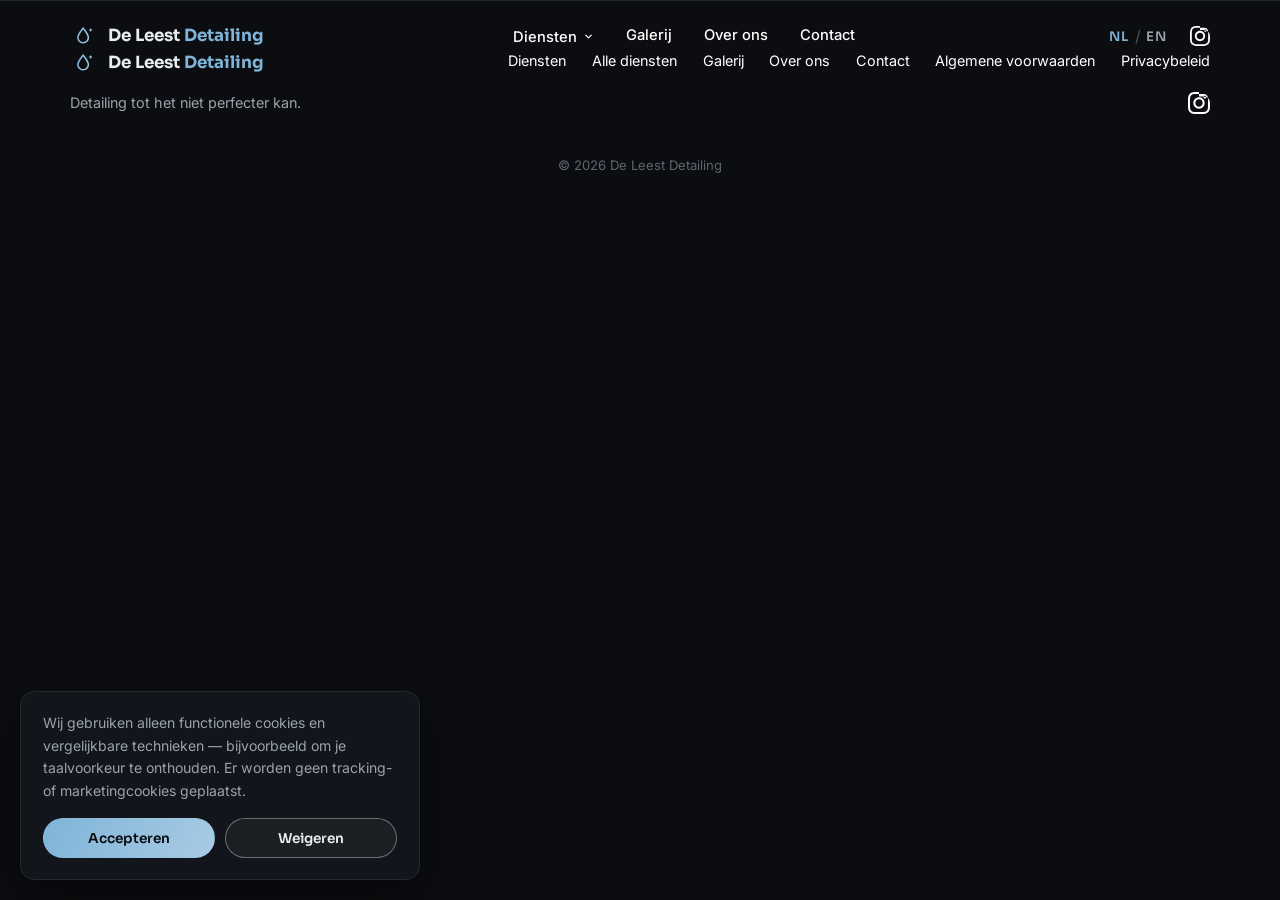
<file: prijzen.html>
<!DOCTYPE html>
<html lang="nl">
<head>
  <meta charset="UTF-8">
  <meta name="viewport" content="width=device-width, initial-scale=1.0, viewport-fit=cover">
  <meta name="theme-color" content="#0b0d10">
  <title data-i18n="meta.title.pricing">Pakketten &amp; prijzen auto detailing | De Leest Detailing Lieshout</title>
  <meta name="description" data-i18n-content="meta.description.pricing"
        content="Detailingpakketten en vanaf-prijzen: handwas, polijsten en keramische coating voor auto en motor in Lieshout, regio Eindhoven. Vraag vrijblijvend advies.">
  <link rel="canonical" href="https://deleestdetailing.nl/prijzen.html">
  <meta property="og:type" content="website">
  <meta property="og:url" content="https://deleestdetailing.nl/prijzen.html">
  <meta property="og:title" content="Pakketten &amp; prijzen — De Leest Detailing Lieshout">
  <meta property="og:description" content="Detailingpakketten en vanaf-prijzen: handwas, polijsten en keramische coating voor auto en motor in Lieshout, regio Eindhoven.">
  <meta property="og:locale" content="nl_NL">
  <meta property="og:image" content="https://deleestdetailing.nl/assets/img/pc-ipad/hero/hero.jpg">
  <meta name="twitter:card" content="summary_large_image">
  <meta name="twitter:title" content="Pakketten &amp; prijzen — De Leest Detailing Lieshout">
  <meta name="twitter:description" content="Detailingpakketten en vanaf-prijzen: handwas, polijsten en keramische coating voor auto en motor in Lieshout, regio Eindhoven.">
  <meta name="twitter:image" content="https://deleestdetailing.nl/assets/img/pc-ipad/hero/hero.jpg">
  <link rel="icon" type="image/svg+xml" href="assets/favicon.svg">
  <script>document.documentElement.classList.add('js');</script>
  <link rel="preconnect" href="https://fonts.googleapis.com">
  <link rel="preconnect" href="https://fonts.gstatic.com" crossorigin>
  <link href="https://fonts.googleapis.com/css2?family=Sora:wght@400;600;700;800&family=Inter:wght@400;500;600&display=swap" rel="stylesheet">
  <link rel="stylesheet" href="css/style.css">
</head>
<body>

  <!-- ===== Header ===== -->
  <header class="site-header" id="siteHeader">
    <div class="container header-inner">
      <a href="index.html" class="logo" aria-label="De Leest Detailing">
        <img src="assets/favicon.svg" alt="" class="logo-mark" width="28" height="28">
        <span class="logo-text">De Leest <em>Detailing</em></span>
      </a>

      <nav class="main-nav" id="mainNav" aria-label="Main navigation">
        <div class="nav-dropdown">
          <button type="button" class="nav-dropdown-toggle" aria-expanded="false" aria-haspopup="true"><span data-i18n="nav.services">Diensten</span><svg viewBox="0 0 24 24" fill="none" stroke="currentColor" stroke-width="2.6" stroke-linecap="round" stroke-linejoin="round" aria-hidden="true"><path d="M6 9l6 6 6-6"/></svg></button>
          <div class="nav-dropdown-panel">
            <a class="nav-dropdown-all" href="diensten.html" data-i18n="nav.allServices">Alle diensten</a>
            <p class="nav-dropdown-group" data-i18n="nav.group.interieur">Interieur</p>
            <a href="diensten.html#interieur-reinigen" data-i18n="nav.d.interieur">Interieur Reinigen</a>
            <a href="diensten.html#vlekken-verwijderen" data-i18n="nav.d.vlekken">Vlekken verwijderen autobekleding</a>
            <p class="nav-dropdown-group" data-i18n="nav.group.exterieur">Exterieur</p>
            <a href="diensten.html#handwassen" data-i18n="nav.d.handwassen">Handwassen &amp; Beschermen</a>
            <a href="diensten.html#polijsten" data-i18n="nav.d.polijsten">Polijsten &amp; Glansherstel</a>
            <a href="diensten.html#keramische-coating" data-i18n="nav.d.coating">Keramische Coating</a>
            <a href="diensten.html#cabrio-dak" data-i18n="nav.d.cabrio">Cabriodak reinigen &amp; impregneren</a>
            <p class="nav-dropdown-group" data-i18n="nav.group.extra">Aanvullend</p>
            <a href="diensten.html#motor-detailing" data-i18n="nav.d.motor">Motor Detailing</a>
            <a href="diensten.html#lakdiktemeting" data-i18n="nav.d.lakdikte">Lakdiktemeting</a>
          </div>
        </div>
        <a href="index.html#gallery" data-i18n="nav.gallery">Galerij</a>
        <a href="index.html#about" data-i18n="nav.about">Over ons</a>
        <a href="index.html#contactForm" data-i18n="nav.contact">Contact</a>
        <!-- Pakket page hidden 2026-10-27: <a href="prijzen.html" data-i18n="nav.pricing" aria-current="page">Pakket</a> -->
      </nav>

      <div class="header-actions">
        <div class="lang-toggle" role="group" aria-label="Taal / Language">
          <button type="button" data-lang="nl" class="lang-btn active">NL</button>
          <span class="lang-sep" aria-hidden="true">/</span>
          <button type="button" data-lang="en" class="lang-btn">EN</button>
        </div>
        <div class="social-links header-social">
          <!-- TODO: replace # with the real Instagram profile URL once the account exists -->
          <a href="#" aria-label="Instagram" target="_blank" rel="noopener">
            <svg viewBox="0 0 24 24" fill="currentColor" aria-hidden="true"><path d="M12 2.163c3.204 0 3.584.012 4.85.07 3.252.148 4.771 1.691 4.919 4.919.058 1.265.069 1.645.069 4.849 0 3.205-.012 3.584-.069 4.849-.149 3.225-1.664 4.771-4.919 4.919-1.266.058-1.644.07-4.85.07-3.204 0-3.584-.012-4.849-.07-3.26-.149-4.771-1.699-4.919-4.92-.058-1.265-.07-1.644-.07-4.849 0-3.204.013-3.583.07-4.849.149-3.227 1.664-4.771 4.919-4.919 1.266-.057 1.645-.069 4.849-.069zm0-2.163c-3.259 0-3.667.014-4.947.072-4.358.2-6.78 2.618-6.98 6.98-.059 1.281-.073 1.689-.073 4.948 0 3.259.014 3.668.072 4.948.2 4.358 2.618 6.78 6.98 6.98 1.281.058 1.689.072 4.948.072 3.259 0 3.668-.014 4.948-.072 4.354-.2 6.782-2.618 6.979-6.98.059-1.28.073-1.689.073-4.949-.196-4.354-2.617-6.78-6.979-6.98-1.281-.059-1.69-.073-4.949-.073zm0 5.838c-3.403 0-6.162 2.759-6.162 6.162s2.759 6.163 6.162 6.163 6.162-2.759 6.162-6.163c0-3.403-2.759-6.162-6.162-6.162zm0 10.162c-2.209 0-4-1.79-4-4 0-2.209 1.791-4 4-4s4 1.791 4 4c0 2.21-1.791 4-4 4zm6.406-11.845c-.796 0-1.441.645-1.441 1.44s.645 1.44 1.441 1.44c.795 0 1.439-.645 1.439-1.44s-.644-1.44-1.439-1.44z"/></svg>
          </a>
        </div>
        <button class="nav-toggle" id="navToggle" aria-label="Open menu" aria-expanded="false" aria-controls="mainNav">
          <span></span><span></span><span></span>
        </button>
      </div>
    </div>
  </header>

  <main>

    <!-- ===== Pricing packages ===== -->
    <!-- HIDDEN 2026-10-27 — pakket page disabled at owner's request; remove the comment markers to restore.
    <section class="section pricing-hero">
      <div class="container">
        <p class="kicker reveal" data-i18n="pricing.kicker">Pakketten &amp; prijzen</p>
        <h1 class="reveal" data-i18n="pricing.title">Voor elk voertuig een passend pakket.</h1>
        <p class="section-intro reveal" data-i18n="pricing.intro">Van een grondige wasbeurt voor tussendoor tot volledige lakcorrectie met keramische bescherming. Elk pakket voeren we met de hand uit, met dezelfde obsessie voor het eindresultaat.</p>

        <div class="pricing-grid">
          <article class="card price-card reveal">
            <h3 data-i18n="pkg.std.name">Standard Detail</h3>
            <p class="price-tag" data-i18n="pkg.std.tag">Een complete opfrisbeurt met waxbescherming voor blijvende glans.</p>
            <p class="price"><span class="price-from" data-i18n="pricing.from">vanaf</span> <span class="price-value">€199</span></p>
            <ul class="price-features">
              <li><svg class="check" viewBox="0 0 24 24" fill="none" stroke="currentColor" stroke-width="2.6" stroke-linecap="round" stroke-linejoin="round" aria-hidden="true"><path d="M20 6L9 17l-5-5"/></svg><span data-i18n="tbl.r1">Handwas &amp; drogen</span></li>
              <li><svg class="check" viewBox="0 0 24 24" fill="none" stroke="currentColor" stroke-width="2.6" stroke-linecap="round" stroke-linejoin="round" aria-hidden="true"><path d="M20 6L9 17l-5-5"/></svg><span data-i18n="tbl.r2">Velgen &amp; banden reinigen</span></li>
              <li><svg class="check" viewBox="0 0 24 24" fill="none" stroke="currentColor" stroke-width="2.6" stroke-linecap="round" stroke-linejoin="round" aria-hidden="true"><path d="M20 6L9 17l-5-5"/></svg><span data-i18n="tbl.r3">Insecten &amp; teer verwijderen</span></li>
              <li><svg class="check" viewBox="0 0 24 24" fill="none" stroke="currentColor" stroke-width="2.6" stroke-linecap="round" stroke-linejoin="round" aria-hidden="true"><path d="M20 6L9 17l-5-5"/></svg><span data-i18n="tbl.r5">Interieur stofzuigen</span></li>
              <li><svg class="check" viewBox="0 0 24 24" fill="none" stroke="currentColor" stroke-width="2.6" stroke-linecap="round" stroke-linejoin="round" aria-hidden="true"><path d="M20 6L9 17l-5-5"/></svg><span data-i18n="tbl.r6">Dashboard &amp; console reinigen</span></li>
              <li><svg class="check" viewBox="0 0 24 24" fill="none" stroke="currentColor" stroke-width="2.6" stroke-linecap="round" stroke-linejoin="round" aria-hidden="true"><path d="M20 6L9 17l-5-5"/></svg><span data-i18n="tbl.r7">Ramen binnenzijde reinigen</span></li>
              <li><svg class="check" viewBox="0 0 24 24" fill="none" stroke="currentColor" stroke-width="2.6" stroke-linecap="round" stroke-linejoin="round" aria-hidden="true"><path d="M20 6L9 17l-5-5"/></svg><span data-i18n="tbl.r13">Wax aanbrengen</span></li>
              <li><svg class="check" viewBox="0 0 24 24" fill="none" stroke="currentColor" stroke-width="2.6" stroke-linecap="round" stroke-linejoin="round" aria-hidden="true"><path d="M20 6L9 17l-5-5"/></svg><span data-i18n="tbl.r18">Banden dressen</span></li>
            </ul>
            <a href="index.html?package=standard#contactForm" class="btn btn-ghost btn-block" data-i18n="pricing.cta">Boek dit pakket</a>
          </article>

          <article class="card price-card price-card-featured reveal">
            <span class="price-badge" data-i18n="pricing.popular">Populairst</span>
            <h3 data-i18n="pkg.premium.name">Premium Detail</h3>
            <p class="price-tag" data-i18n="pkg.premium.tag">Dieptereiniging van het interieur plus eenstaps polijsten.</p>
            <p class="price"><span class="price-from" data-i18n="pricing.from">vanaf</span> <span class="price-value">€399</span></p>
            <ul class="price-features">
              <li><svg class="check" viewBox="0 0 24 24" fill="none" stroke="currentColor" stroke-width="2.6" stroke-linecap="round" stroke-linejoin="round" aria-hidden="true"><path d="M20 6L9 17l-5-5"/></svg><span data-i18n="pkg.premium.f1">Alles uit Standard Detail</span></li>
              <li><svg class="check" viewBox="0 0 24 24" fill="none" stroke="currentColor" stroke-width="2.6" stroke-linecap="round" stroke-linejoin="round" aria-hidden="true"><path d="M20 6L9 17l-5-5"/></svg><span data-i18n="tbl.r4">Clay bar behandeling</span></li>
              <li><svg class="check" viewBox="0 0 24 24" fill="none" stroke="currentColor" stroke-width="2.6" stroke-linecap="round" stroke-linejoin="round" aria-hidden="true"><path d="M20 6L9 17l-5-5"/></svg><span data-i18n="pkg.premium.f2">Leer reinigen &amp; conditioneren</span></li>
              <li><svg class="check" viewBox="0 0 24 24" fill="none" stroke="currentColor" stroke-width="2.6" stroke-linecap="round" stroke-linejoin="round" aria-hidden="true"><path d="M20 6L9 17l-5-5"/></svg><span data-i18n="pkg.premium.f3">Eenstaps polijsten</span></li>
              <li><svg class="check" viewBox="0 0 24 24" fill="none" stroke="currentColor" stroke-width="2.6" stroke-linecap="round" stroke-linejoin="round" aria-hidden="true"><path d="M20 6L9 17l-5-5"/></svg><span data-i18n="pkg.premium.f4">Motorruimte reinigen</span></li>
            </ul>
            <a href="index.html?package=premium#contactForm" class="btn btn-primary btn-block" data-i18n="pricing.cta">Boek dit pakket</a>
          </article>

          <article class="card price-card reveal">
            <h3 data-i18n="pkg.ceramic.name">Ceramic Package</h3>
            <p class="price-tag" data-i18n="pkg.ceramic.tag">Ons mooiste werk: volledige correctie met keramische bescherming.</p>
            <p class="price"><span class="price-value" data-i18n="pricing.onRequest">Prijs op aanvraag</span></p>
            <ul class="price-features">
              <li><svg class="check" viewBox="0 0 24 24" fill="none" stroke="currentColor" stroke-width="2.6" stroke-linecap="round" stroke-linejoin="round" aria-hidden="true"><path d="M20 6L9 17l-5-5"/></svg><span data-i18n="pkg.ceramic.f1">Alles uit Premium Detail</span></li>
              <li><svg class="check" viewBox="0 0 24 24" fill="none" stroke="currentColor" stroke-width="2.6" stroke-linecap="round" stroke-linejoin="round" aria-hidden="true"><path d="M20 6L9 17l-5-5"/></svg><span data-i18n="pkg.ceramic.f2">Meerstaps lakcorrectie</span></li>
              <li><svg class="check" viewBox="0 0 24 24" fill="none" stroke="currentColor" stroke-width="2.6" stroke-linecap="round" stroke-linejoin="round" aria-hidden="true"><path d="M20 6L9 17l-5-5"/></svg><span data-i18n="pkg.ceramic.f3">Keramische coating — lak</span></li>
              <li><svg class="check" viewBox="0 0 24 24" fill="none" stroke="currentColor" stroke-width="2.6" stroke-linecap="round" stroke-linejoin="round" aria-hidden="true"><path d="M20 6L9 17l-5-5"/></svg><span data-i18n="pkg.ceramic.f4">Keramische coating — velgen</span></li>
              <li><svg class="check" viewBox="0 0 24 24" fill="none" stroke="currentColor" stroke-width="2.6" stroke-linecap="round" stroke-linejoin="round" aria-hidden="true"><path d="M20 6L9 17l-5-5"/></svg><span data-i18n="tbl.r19">Glascoating</span></li>
            </ul>
            <a href="index.html?package=ceramic#contactForm" class="btn btn-ghost btn-block" data-i18n="pricing.cta">Boek dit pakket</a>
          </article>

          <article class="card price-card reveal">
            <h3 data-i18n="pkg.custom.name">Pakket op maat</h3>
            <p class="price-tag" data-i18n="pkg.custom.tag">Stel zelf je ideale combinatie van behandelingen samen — voor particulieren én bedrijven, altijd kosteloos en vrijblijvend.</p>
            <p class="price"><span class="price-value" data-i18n="pricing.onRequest">Prijs op aanvraag</span></p>
            <ul class="price-features">
              <li><svg class="check" viewBox="0 0 24 24" fill="none" stroke="currentColor" stroke-width="2.6" stroke-linecap="round" stroke-linejoin="round" aria-hidden="true"><path d="M20 6L9 17l-5-5"/></svg><span data-i18n="pkg.custom.f1">Vrij te kiezen uit alle behandelingen</span></li>
              <li><svg class="check" viewBox="0 0 24 24" fill="none" stroke="currentColor" stroke-width="2.6" stroke-linecap="round" stroke-linejoin="round" aria-hidden="true"><path d="M20 6L9 17l-5-5"/></svg><span data-i18n="pkg.custom.f2">Voor particulieren én zakelijke klanten</span></li>
              <li><svg class="check" viewBox="0 0 24 24" fill="none" stroke="currentColor" stroke-width="2.6" stroke-linecap="round" stroke-linejoin="round" aria-hidden="true"><path d="M20 6L9 17l-5-5"/></svg><span data-i18n="pkg.custom.f3">Kosteloos en vrijblijvend aan te vragen</span></li>
              <li><svg class="check" viewBox="0 0 24 24" fill="none" stroke="currentColor" stroke-width="2.6" stroke-linecap="round" stroke-linejoin="round" aria-hidden="true"><path d="M20 6L9 17l-5-5"/></svg><span data-i18n="pkg.custom.f4">Duidelijke prijs vooraf, geen verrassingen</span></li>
            </ul>
            <a href="index.html?package=custom#contactForm" class="btn btn-ghost btn-block" data-i18n="pricing.ctaCustom">Vraag een offerte aan</a>
          </article>
        </div>

        <div class="moto-price reveal">
          <div class="moto-price-info">
            <h3 data-i18n="pkg.moto.name">Motor Detailing</h3>
            <p class="price-tag" data-i18n="pkg.moto.tag">Complete detailing- en polijstbehandelingen, afgestemd op jouw motortype — van sportmotor tot cruiser.</p>
          </div>
          <div class="moto-price-side">
            <p class="price"><span class="price-from" data-i18n="pricing.from">vanaf</span> <span class="price-value">€200</span></p>
            <a href="diensten.html#motor-detailing" class="btn btn-ghost" data-i18n="pkg.moto.cta">Bekijk motorpakketten</a>
          </div>
        </div>

        <p class="pricing-note reveal" data-i18n="pricing.note">(*) Alle prijzen zijn gebaseerd op de gemiddelde vervuiling en de staat van het voertuig en zijn inclusief 21% btw. Zakelijke klanten ontvangen een factuur met btw-specificatie. Bij ernstige vervuiling of veel honden- of kattenharen kan een meerprijs gelden. Elke auto is uniek — neem vrijblijvend contact met ons op voor meer informatie.</p>
      </div>
    </section>
    END HIDDEN (pricing packages) -->

    <!-- ===== Comparison table ===== -->
    <!-- HIDDEN 2026-10-27 (continued)
    <section class="section section-alt" id="vergelijken">
      <div class="container">
        <h2 class="reveal" data-i18n="pricing.compareTitle">Vergelijk de pakketten</h2>
        <p class="section-intro reveal" data-i18n="pricing.compareIntro">Precies wat elk pakket bevat, naast elkaar.</p>

        <div class="compare-wrap reveal">
          <table class="compare-table">
            <thead>
              <tr>
                <th scope="col" data-i18n="tbl.service">Behandeling</th>
                <th scope="col" data-i18n="pkg.std.name">Standard Detail</th>
                <th scope="col" class="col-featured" data-i18n="pkg.premium.name">Premium Detail</th>
                <th scope="col" data-i18n="pkg.ceramic.name">Ceramic Package</th>
                <th scope="col" data-i18n="pkg.custom.name">Pakket op maat</th>
              </tr>
            </thead>
            <tbody>
              <tr><td data-i18n="tbl.r1">Handwas &amp; drogen</td><td><svg class="check" viewBox="0 0 24 24" fill="none" stroke="currentColor" stroke-width="2.6" stroke-linecap="round" stroke-linejoin="round" aria-hidden="true"><path d="M20 6L9 17l-5-5"/></svg></td><td class="col-featured"><svg class="check" viewBox="0 0 24 24" fill="none" stroke="currentColor" stroke-width="2.6" stroke-linecap="round" stroke-linejoin="round" aria-hidden="true"><path d="M20 6L9 17l-5-5"/></svg></td><td><svg class="check" viewBox="0 0 24 24" fill="none" stroke="currentColor" stroke-width="2.6" stroke-linecap="round" stroke-linejoin="round" aria-hidden="true"><path d="M20 6L9 17l-5-5"/></svg></td><td><span class="no-check" aria-hidden="true">–</span></td></tr>
              <tr><td data-i18n="tbl.r2">Velgen &amp; banden reinigen</td><td><svg class="check" viewBox="0 0 24 24" fill="none" stroke="currentColor" stroke-width="2.6" stroke-linecap="round" stroke-linejoin="round" aria-hidden="true"><path d="M20 6L9 17l-5-5"/></svg></td><td class="col-featured"><svg class="check" viewBox="0 0 24 24" fill="none" stroke="currentColor" stroke-width="2.6" stroke-linecap="round" stroke-linejoin="round" aria-hidden="true"><path d="M20 6L9 17l-5-5"/></svg></td><td><svg class="check" viewBox="0 0 24 24" fill="none" stroke="currentColor" stroke-width="2.6" stroke-linecap="round" stroke-linejoin="round" aria-hidden="true"><path d="M20 6L9 17l-5-5"/></svg></td><td><span class="no-check" aria-hidden="true">–</span></td></tr>
              <tr><td data-i18n="tbl.r3">Insecten &amp; teer verwijderen</td><td><svg class="check" viewBox="0 0 24 24" fill="none" stroke="currentColor" stroke-width="2.6" stroke-linecap="round" stroke-linejoin="round" aria-hidden="true"><path d="M20 6L9 17l-5-5"/></svg></td><td class="col-featured"><svg class="check" viewBox="0 0 24 24" fill="none" stroke="currentColor" stroke-width="2.6" stroke-linecap="round" stroke-linejoin="round" aria-hidden="true"><path d="M20 6L9 17l-5-5"/></svg></td><td><svg class="check" viewBox="0 0 24 24" fill="none" stroke="currentColor" stroke-width="2.6" stroke-linecap="round" stroke-linejoin="round" aria-hidden="true"><path d="M20 6L9 17l-5-5"/></svg></td><td><span class="no-check" aria-hidden="true">–</span></td></tr>
              <tr><td data-i18n="tbl.r4">Clay bar behandeling</td><td><span class="no-check" aria-hidden="true">–</span></td><td class="col-featured"><svg class="check" viewBox="0 0 24 24" fill="none" stroke="currentColor" stroke-width="2.6" stroke-linecap="round" stroke-linejoin="round" aria-hidden="true"><path d="M20 6L9 17l-5-5"/></svg></td><td><svg class="check" viewBox="0 0 24 24" fill="none" stroke="currentColor" stroke-width="2.6" stroke-linecap="round" stroke-linejoin="round" aria-hidden="true"><path d="M20 6L9 17l-5-5"/></svg></td><td><span class="no-check" aria-hidden="true">–</span></td></tr>
              <tr><td data-i18n="tbl.r5">Interieur stofzuigen</td><td><svg class="check" viewBox="0 0 24 24" fill="none" stroke="currentColor" stroke-width="2.6" stroke-linecap="round" stroke-linejoin="round" aria-hidden="true"><path d="M20 6L9 17l-5-5"/></svg></td><td class="col-featured"><svg class="check" viewBox="0 0 24 24" fill="none" stroke="currentColor" stroke-width="2.6" stroke-linecap="round" stroke-linejoin="round" aria-hidden="true"><path d="M20 6L9 17l-5-5"/></svg></td><td><svg class="check" viewBox="0 0 24 24" fill="none" stroke="currentColor" stroke-width="2.6" stroke-linecap="round" stroke-linejoin="round" aria-hidden="true"><path d="M20 6L9 17l-5-5"/></svg></td><td><span class="no-check" aria-hidden="true">–</span></td></tr>
              <tr><td data-i18n="tbl.r6">Dashboard &amp; console reinigen</td><td><svg class="check" viewBox="0 0 24 24" fill="none" stroke="currentColor" stroke-width="2.6" stroke-linecap="round" stroke-linejoin="round" aria-hidden="true"><path d="M20 6L9 17l-5-5"/></svg></td><td class="col-featured"><svg class="check" viewBox="0 0 24 24" fill="none" stroke="currentColor" stroke-width="2.6" stroke-linecap="round" stroke-linejoin="round" aria-hidden="true"><path d="M20 6L9 17l-5-5"/></svg></td><td><svg class="check" viewBox="0 0 24 24" fill="none" stroke="currentColor" stroke-width="2.6" stroke-linecap="round" stroke-linejoin="round" aria-hidden="true"><path d="M20 6L9 17l-5-5"/></svg></td><td><span class="no-check" aria-hidden="true">–</span></td></tr>
              <tr><td data-i18n="tbl.r7">Ramen binnenzijde reinigen</td><td><svg class="check" viewBox="0 0 24 24" fill="none" stroke="currentColor" stroke-width="2.6" stroke-linecap="round" stroke-linejoin="round" aria-hidden="true"><path d="M20 6L9 17l-5-5"/></svg></td><td class="col-featured"><svg class="check" viewBox="0 0 24 24" fill="none" stroke="currentColor" stroke-width="2.6" stroke-linecap="round" stroke-linejoin="round" aria-hidden="true"><path d="M20 6L9 17l-5-5"/></svg></td><td><svg class="check" viewBox="0 0 24 24" fill="none" stroke="currentColor" stroke-width="2.6" stroke-linecap="round" stroke-linejoin="round" aria-hidden="true"><path d="M20 6L9 17l-5-5"/></svg></td><td><span class="no-check" aria-hidden="true">–</span></td></tr>
              <tr><td data-i18n="tbl.r9">Leer reinigen &amp; conditioneren</td><td><span class="no-check" aria-hidden="true">–</span></td><td class="col-featured"><svg class="check" viewBox="0 0 24 24" fill="none" stroke="currentColor" stroke-width="2.6" stroke-linecap="round" stroke-linejoin="round" aria-hidden="true"><path d="M20 6L9 17l-5-5"/></svg></td><td><svg class="check" viewBox="0 0 24 24" fill="none" stroke="currentColor" stroke-width="2.6" stroke-linecap="round" stroke-linejoin="round" aria-hidden="true"><path d="M20 6L9 17l-5-5"/></svg></td><td><span class="no-check" aria-hidden="true">–</span></td></tr>
              <tr><td data-i18n="tbl.r11">Eenstaps polijsten</td><td><span class="no-check" aria-hidden="true">–</span></td><td class="col-featured"><svg class="check" viewBox="0 0 24 24" fill="none" stroke="currentColor" stroke-width="2.6" stroke-linecap="round" stroke-linejoin="round" aria-hidden="true"><path d="M20 6L9 17l-5-5"/></svg></td><td><svg class="check" viewBox="0 0 24 24" fill="none" stroke="currentColor" stroke-width="2.6" stroke-linecap="round" stroke-linejoin="round" aria-hidden="true"><path d="M20 6L9 17l-5-5"/></svg></td><td><span class="no-check" aria-hidden="true">–</span></td></tr>
              <tr><td data-i18n="tbl.r12">Meerstaps lakcorrectie</td><td><span class="no-check" aria-hidden="true">–</span></td><td class="col-featured"><span class="no-check" aria-hidden="true">–</span></td><td><svg class="check" viewBox="0 0 24 24" fill="none" stroke="currentColor" stroke-width="2.6" stroke-linecap="round" stroke-linejoin="round" aria-hidden="true"><path d="M20 6L9 17l-5-5"/></svg></td><td><span class="no-check" aria-hidden="true">–</span></td></tr>
              <tr><td data-i18n="tbl.r13">Wax aanbrengen</td><td><svg class="check" viewBox="0 0 24 24" fill="none" stroke="currentColor" stroke-width="2.6" stroke-linecap="round" stroke-linejoin="round" aria-hidden="true"><path d="M20 6L9 17l-5-5"/></svg></td><td class="col-featured"><svg class="check" viewBox="0 0 24 24" fill="none" stroke="currentColor" stroke-width="2.6" stroke-linecap="round" stroke-linejoin="round" aria-hidden="true"><path d="M20 6L9 17l-5-5"/></svg></td><td><span class="no-check" aria-hidden="true">–</span></td><td><span class="no-check" aria-hidden="true">–</span></td></tr>
              <tr><td data-i18n="tbl.r15">Keramische coating (lak)</td><td><span class="no-check" aria-hidden="true">–</span></td><td class="col-featured"><span class="no-check" aria-hidden="true">–</span></td><td><svg class="check" viewBox="0 0 24 24" fill="none" stroke="currentColor" stroke-width="2.6" stroke-linecap="round" stroke-linejoin="round" aria-hidden="true"><path d="M20 6L9 17l-5-5"/></svg></td><td><span class="no-check" aria-hidden="true">–</span></td></tr>
              <tr><td data-i18n="tbl.r16">Keramische coating (velgen)</td><td><span class="no-check" aria-hidden="true">–</span></td><td class="col-featured"><span class="no-check" aria-hidden="true">–</span></td><td><svg class="check" viewBox="0 0 24 24" fill="none" stroke="currentColor" stroke-width="2.6" stroke-linecap="round" stroke-linejoin="round" aria-hidden="true"><path d="M20 6L9 17l-5-5"/></svg></td><td><span class="no-check" aria-hidden="true">–</span></td></tr>
              <tr><td data-i18n="tbl.r19">Glascoating</td><td><span class="no-check" aria-hidden="true">–</span></td><td class="col-featured"><span class="no-check" aria-hidden="true">–</span></td><td><svg class="check" viewBox="0 0 24 24" fill="none" stroke="currentColor" stroke-width="2.6" stroke-linecap="round" stroke-linejoin="round" aria-hidden="true"><path d="M20 6L9 17l-5-5"/></svg></td><td><span class="no-check" aria-hidden="true">–</span></td></tr>
              <tr><td data-i18n="tbl.r17">Motorruimte reinigen</td><td><span class="no-check" aria-hidden="true">–</span></td><td class="col-featured"><svg class="check" viewBox="0 0 24 24" fill="none" stroke="currentColor" stroke-width="2.6" stroke-linecap="round" stroke-linejoin="round" aria-hidden="true"><path d="M20 6L9 17l-5-5"/></svg></td><td><svg class="check" viewBox="0 0 24 24" fill="none" stroke="currentColor" stroke-width="2.6" stroke-linecap="round" stroke-linejoin="round" aria-hidden="true"><path d="M20 6L9 17l-5-5"/></svg></td><td><span class="no-check" aria-hidden="true">–</span></td></tr>
              <tr><td data-i18n="tbl.r18">Banden dressen</td><td><svg class="check" viewBox="0 0 24 24" fill="none" stroke="currentColor" stroke-width="2.6" stroke-linecap="round" stroke-linejoin="round" aria-hidden="true"><path d="M20 6L9 17l-5-5"/></svg></td><td class="col-featured"><svg class="check" viewBox="0 0 24 24" fill="none" stroke="currentColor" stroke-width="2.6" stroke-linecap="round" stroke-linejoin="round" aria-hidden="true"><path d="M20 6L9 17l-5-5"/></svg></td><td><svg class="check" viewBox="0 0 24 24" fill="none" stroke="currentColor" stroke-width="2.6" stroke-linecap="round" stroke-linejoin="round" aria-hidden="true"><path d="M20 6L9 17l-5-5"/></svg></td><td><span class="no-check" aria-hidden="true">–</span></td></tr>
            </tbody>
            <tfoot>
              <tr>
                <td data-i18n="tbl.price">Prijs</td>
                <td>€199</td>
                <td class="col-featured">€399</td>
                <td data-i18n="pricing.onRequest">Prijs op aanvraag</td>
                <td data-i18n="pricing.onRequest">Prijs op aanvraag</td>
              </tr>
            </tfoot>
          </table>
        </div>
      </div>
    </section>
    END HIDDEN (comparison table) -->

    <!-- ===== CTA band ===== -->
    <!-- HIDDEN 2026-10-27 (continued)
    <section class="section">
      <div class="container">
        <div class="cta-band reveal">
          <h2 data-i18n="pricing.ctaBandTitle">Twijfel je welk pakket past?</h2>
          <p data-i18n="pricing.ctaBandText">Vertel ons over je auto en wat je zoekt — wij adviseren de juiste behandeling, geheel vrijblijvend.</p>
          <a href="index.html#contactForm" class="btn btn-primary" data-i18n="pricing.ctaBandBtn">Vraag advies</a>
        </div>
      </div>
    </section>
    END HIDDEN (cta band) -->

  </main>

  <!-- ===== Footer ===== -->
  <footer class="site-footer">
    <div class="container footer-inner">
      <div>
        <div class="footer-brand">
          <a href="index.html" class="logo" aria-label="De Leest Detailing">
            <img src="assets/favicon.svg" alt="" class="logo-mark" width="28" height="28">
            <span class="logo-text">De Leest <em>Detailing</em></span>
          </a>
          <div class="social-links footer-social-top">
            <!-- Mobile position of the socials; same TODO applies: replace # with the real Instagram URL -->
            <a href="#" aria-label="Instagram" target="_blank" rel="noopener">
              <svg viewBox="0 0 24 24" fill="currentColor" aria-hidden="true"><path d="M12 2.163c3.204 0 3.584.012 4.85.07 3.252.148 4.771 1.691 4.919 4.919.058 1.265.069 1.645.069 4.849 0 3.205-.012 3.584-.069 4.849-.149 3.225-1.664 4.771-4.919 4.919-1.266.058-1.644.07-4.85.07-3.204 0-3.584-.012-4.849-.07-3.26-.149-4.771-1.699-4.919-4.92-.058-1.265-.07-1.644-.07-4.849 0-3.204.013-3.583.07-4.849.149-3.227 1.664-4.771 4.919-4.919 1.266-.057 1.645-.069 4.849-.069zm0-2.163c-3.259 0-3.667.014-4.947.072-4.358.2-6.78 2.618-6.98 6.98-.059 1.281-.073 1.689-.073 4.948 0 3.259.014 3.668.072 4.948.2 4.358 2.618 6.78 6.98 6.98 1.281.058 1.689.072 4.948.072 3.259 0 3.668-.014 4.948-.072 4.354-.2 6.782-2.618 6.979-6.98.059-1.28.073-1.689.073-4.949-.196-4.354-2.617-6.78-6.979-6.98-1.281-.059-1.69-.073-4.949-.073zm0 5.838c-3.403 0-6.162 2.759-6.162 6.162s2.759 6.163 6.162 6.163 6.162-2.759 6.162-6.163c0-3.403-2.759-6.162-6.162-6.162zm0 10.162c-2.209 0-4-1.79-4-4 0-2.209 1.791-4 4-4s4 1.791 4 4c0 2.21-1.791 4-4 4zm6.406-11.845c-.796 0-1.441.645-1.441 1.44s.645 1.44 1.441 1.44c.795 0 1.439-.645 1.439-1.44s-.644-1.44-1.439-1.44z"/></svg>
            </a>
          </div>
        </div>
        <p class="footer-tag" data-i18n="footer.tag">Detailing tot het niet perfecter kan.</p>
      </div>
      <div class="footer-right">
        <nav class="footer-nav" aria-label="Footer">
          <a href="index.html#services" data-i18n="nav.services">Diensten</a>
          <a href="diensten.html" data-i18n="nav.allServices">Alle diensten</a>
          <a href="index.html#gallery" data-i18n="nav.gallery">Galerij</a>
          <a href="index.html#about" data-i18n="nav.about">Over ons</a>
          <a href="index.html#contactForm" data-i18n="nav.contact">Contact</a>
          <!-- Pakket page hidden 2026-10-27: <a href="prijzen.html" data-i18n="nav.pricing">Pakket</a> -->
          <a href="algemene-voorwaarden.html" data-i18n="footer.terms">Algemene voorwaarden</a>
          <a href="privacybeleid.html" data-i18n="footer.privacy">Privacybeleid</a>
        </nav>
        <div class="social-links footer-social">
          <!-- TODO: replace # with the real Instagram profile URL once the account exists -->
          <a href="#" aria-label="Instagram" target="_blank" rel="noopener">
            <svg viewBox="0 0 24 24" fill="currentColor" aria-hidden="true"><path d="M12 2.163c3.204 0 3.584.012 4.85.07 3.252.148 4.771 1.691 4.919 4.919.058 1.265.069 1.645.069 4.849 0 3.205-.012 3.584-.069 4.849-.149 3.225-1.664 4.771-4.919 4.919-1.266.058-1.644.07-4.85.07-3.204 0-3.584-.012-4.849-.07-3.26-.149-4.771-1.699-4.919-4.92-.058-1.265-.07-1.644-.07-4.849 0-3.204.013-3.583.07-4.849.149-3.227 1.664-4.771 4.919-4.919 1.266-.057 1.645-.069 4.849-.069zm0-2.163c-3.259 0-3.667.014-4.947.072-4.358.2-6.78 2.618-6.98 6.98-.059 1.281-.073 1.689-.073 4.948 0 3.259.014 3.668.072 4.948.2 4.358 2.618 6.78 6.98 6.98 1.281.058 1.689.072 4.948.072 3.259 0 3.668-.014 4.948-.072 4.354-.2 6.782-2.618 6.979-6.98.059-1.28.073-1.689.073-4.949-.196-4.354-2.617-6.78-6.979-6.98-1.281-.059-1.69-.073-4.949-.073zm0 5.838c-3.403 0-6.162 2.759-6.162 6.162s2.759 6.163 6.162 6.163 6.162-2.759 6.162-6.163c0-3.403-2.759-6.162-6.162-6.162zm0 10.162c-2.209 0-4-1.79-4-4 0-2.209 1.791-4 4-4s4 1.791 4 4c0 2.21-1.791 4-4 4zm6.406-11.845c-.796 0-1.441.645-1.441 1.44s.645 1.44 1.441 1.44c.795 0 1.439-.645 1.439-1.44s-.644-1.44-1.439-1.44z"/></svg>
          </a>
        </div>
      </div>
    </div>
    <p class="footer-copy">© <span id="year">2026</span> De Leest Detailing</p>
  </footer>

  <!-- ===== Floating page navigation ===== -->
  <div class="page-nav">
    <button type="button" class="page-nav-btn hidden" id="pageNavTop" data-i18n-aria="page.top" aria-label="Naar boven">
      <svg viewBox="0 0 24 24" fill="none" stroke="currentColor" stroke-width="2.4" stroke-linecap="round" stroke-linejoin="round" aria-hidden="true"><path d="M12 19V5"/><path d="M5 12l7-7 7 7"/></svg>
    </button>
    <button type="button" class="page-nav-btn" id="pageNavBottom" data-i18n-aria="page.bottom" aria-label="Naar beneden">
      <svg viewBox="0 0 24 24" fill="none" stroke="currentColor" stroke-width="2.4" stroke-linecap="round" stroke-linejoin="round" aria-hidden="true"><path d="M12 5v14"/><path d="M19 12l-7 7-7-7"/></svg>
    </button>
  </div>

  <!-- ===== Cookie consent ===== -->
  <div class="cookie-banner" id="cookieBanner" role="dialog" aria-live="polite"
       data-i18n-aria="cookie.label" aria-label="Cookie-instellingen" hidden>
    <p class="cookie-text" data-i18n="cookie.text">Wij gebruiken alleen functionele cookies en vergelijkbare technieken — bijvoorbeeld om je taalvoorkeur te onthouden. Er worden geen tracking- of marketingcookies geplaatst.</p>
    <div class="cookie-actions">
      <button type="button" class="btn btn-primary" id="cookieAccept" data-i18n="cookie.accept">Accepteren</button>
      <button type="button" class="btn btn-ghost" id="cookieDecline" data-i18n="cookie.decline">Weigeren</button>
    </div>
  </div>

  <script src="js/i18n.js"></script>
  <script src="js/main.js"></script>
</body>
</html>
</file>
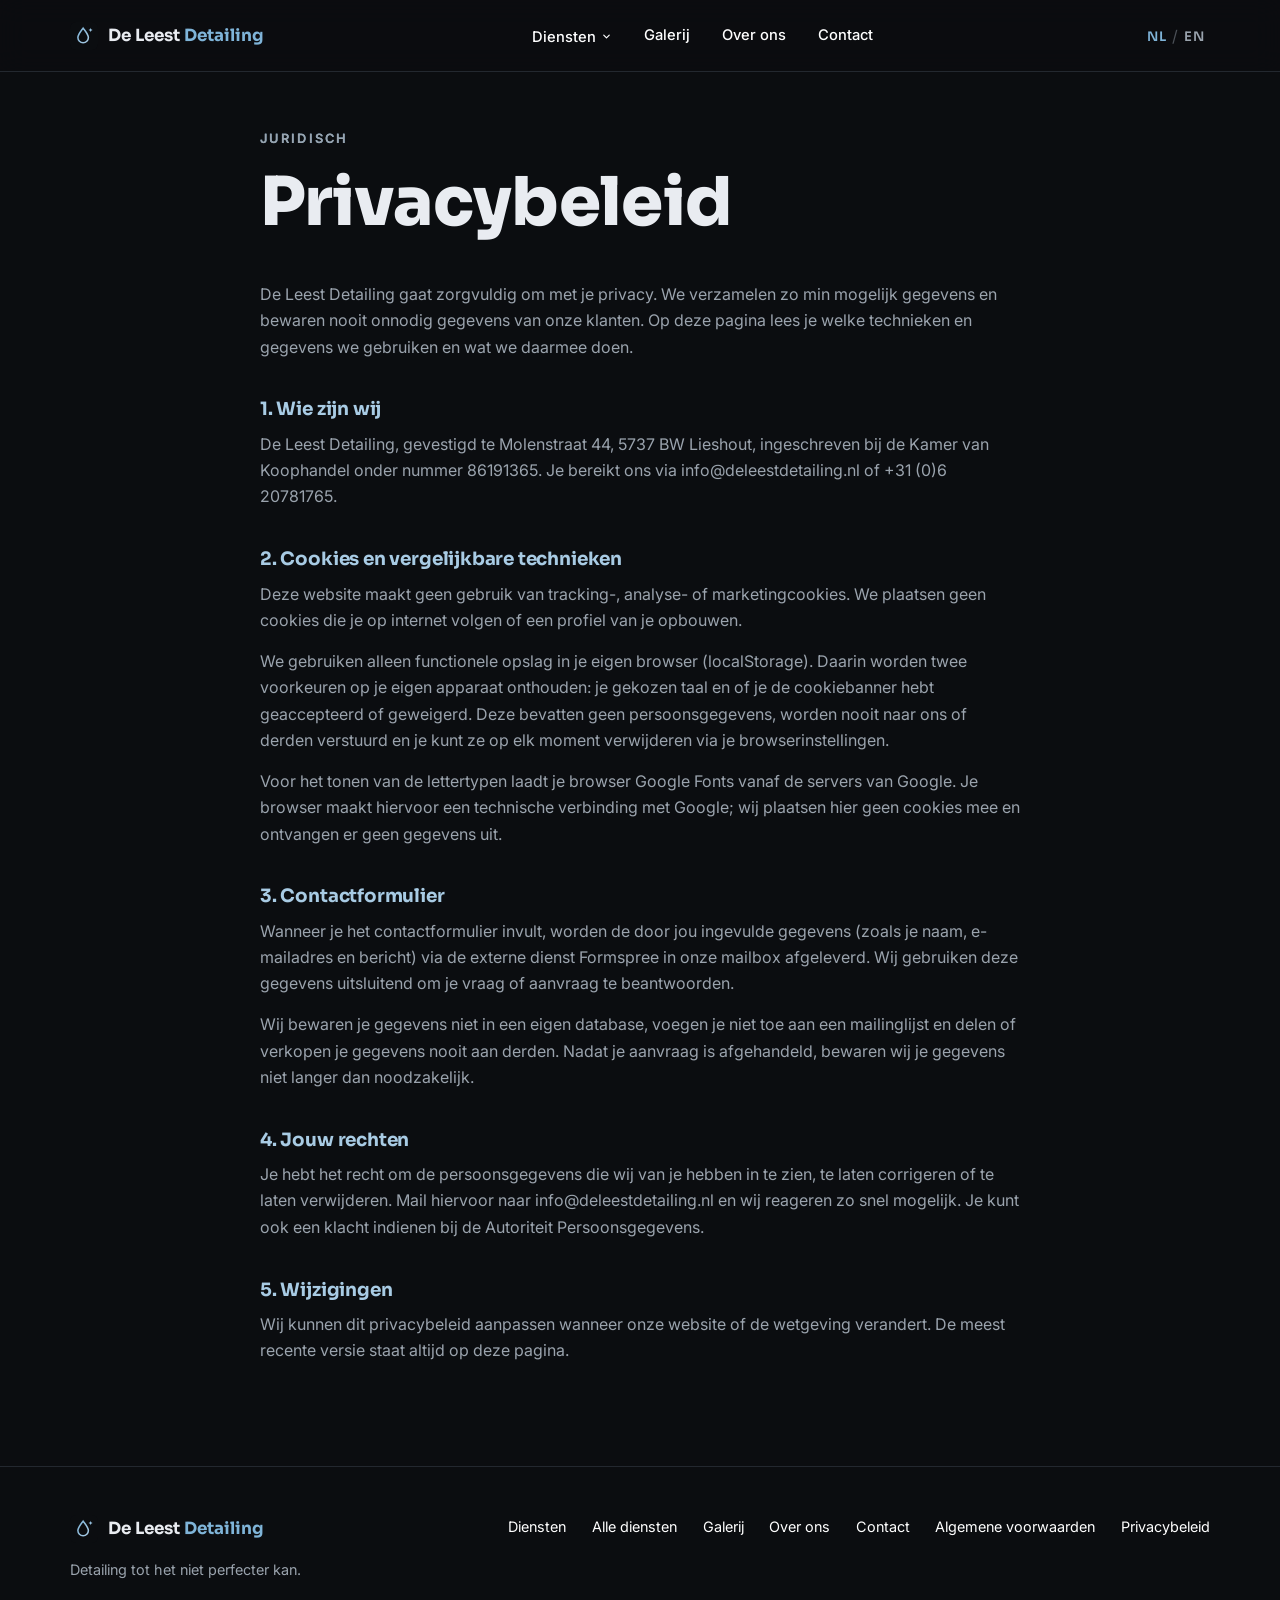
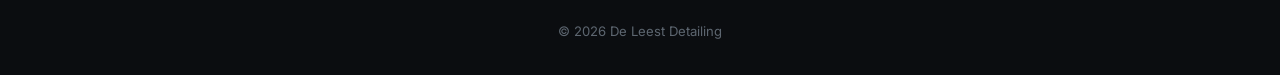
<file: privacybeleid.html>
<!DOCTYPE html>
<html lang="nl">
<head>
  <meta charset="UTF-8">
  <meta name="viewport" content="width=device-width, initial-scale=1.0, viewport-fit=cover">
  <meta name="theme-color" content="#0b0d10">
  <title data-i18n="privacy.meta.title">Privacybeleid — De Leest Detailing</title>
  <meta name="description" content="Privacybeleid van De Leest Detailing: welke cookies en gegevens we gebruiken en wat we daarmee doen." data-i18n-content="privacy.meta.desc">
  <meta name="robots" content="noindex">
  <link rel="icon" type="image/svg+xml" href="assets/favicon.svg">
  <link rel="preconnect" href="https://fonts.googleapis.com">
  <link rel="preconnect" href="https://fonts.gstatic.com" crossorigin>
  <link href="https://fonts.googleapis.com/css2?family=Sora:wght@400;600;700;800&family=Inter:wght@400;500;600&display=swap" rel="stylesheet">
  <link rel="stylesheet" href="css/style.css">
</head>
<body>

  <!--
    LET OP (voor de eigenaar):
    Vul vóór publicatie de [HAAKJES]-placeholders in (adres, KvK, e-mail).
    De teksten staan in js/i18n.js onder de "privacy.*"-keys — de Nederlandse
    én Engelse versie daar aanpassen, deze HTML alleen voor opmaak wijzigen.
  -->

  <!-- ===== Header ===== -->
  <header class="site-header scrolled">
    <div class="container header-inner">
      <a href="index.html" class="logo" aria-label="De Leest Detailing">
        <img src="assets/favicon.svg" alt="" class="logo-mark" width="28" height="28">
        <span class="logo-text">De Leest <em>Detailing</em></span>
      </a>

      <nav class="main-nav" aria-label="Main navigation">
        <div class="nav-dropdown">
          <button type="button" class="nav-dropdown-toggle" aria-expanded="false" aria-haspopup="true"><span data-i18n="nav.services">Diensten</span><svg viewBox="0 0 24 24" fill="none" stroke="currentColor" stroke-width="2.6" stroke-linecap="round" stroke-linejoin="round" aria-hidden="true"><path d="M6 9l6 6 6-6"/></svg></button>
          <div class="nav-dropdown-panel">
            <a class="nav-dropdown-all" href="diensten.html" data-i18n="nav.allServices">Alle diensten</a>
            <p class="nav-dropdown-group" data-i18n="nav.group.interieur">Interieur</p>
            <a href="diensten.html#interieur-reinigen" data-i18n="nav.d.interieur">Interieur Reinigen</a>
            <a href="diensten.html#vlekken-verwijderen" data-i18n="nav.d.vlekken">Vlekken verwijderen autobekleding</a>
            <p class="nav-dropdown-group" data-i18n="nav.group.exterieur">Exterieur</p>
            <a href="diensten.html#handwassen" data-i18n="nav.d.handwassen">Handwassen &amp; Beschermen</a>
            <a href="diensten.html#polijsten" data-i18n="nav.d.polijsten">Polijsten &amp; Glansherstel</a>
            <a href="diensten.html#keramische-coating" data-i18n="nav.d.coating">Keramische Coating</a>
            <a href="diensten.html#cabrio-dak" data-i18n="nav.d.cabrio">Cabriodak reinigen &amp; impregneren</a>
            <p class="nav-dropdown-group" data-i18n="nav.group.extra">Aanvullend</p>
            <a href="diensten.html#motor-detailing" data-i18n="nav.d.motor">Motor Detailing</a>
            <a href="diensten.html#lakdiktemeting" data-i18n="nav.d.lakdikte">Lakdiktemeting</a>
          </div>
        </div>
        <a href="index.html#gallery" data-i18n="nav.gallery">Galerij</a>
        <a href="index.html#about" data-i18n="nav.about">Over ons</a>
        <a href="index.html#contactForm" data-i18n="nav.contact">Contact</a>
        <!-- Pakket link hidden 2026-10-28 (section disabled, kept for restore): <a href="index.html#pricing" data-i18n="nav.pricing">Pakket</a> -->
      </nav>

      <div class="header-actions">
        <div class="lang-toggle" role="group" aria-label="Taal / Language">
          <button type="button" data-lang="nl" class="lang-btn active">NL</button>
          <span class="lang-sep" aria-hidden="true">/</span>
          <button type="button" data-lang="en" class="lang-btn">EN</button>
        </div>
      </div>
    </div>
  </header>

  <main>
    <section class="legal-body">
      <div class="container legal-content">
        <p class="kicker" data-i18n="privacy.kicker">Juridisch</p>
        <h1 data-i18n="privacy.title">Privacybeleid</h1>
        <p data-i18n="privacy.intro">De Leest Detailing gaat zorgvuldig om met je privacy. We verzamelen zo min mogelijk gegevens en bewaren nooit onnodig gegevens van onze klanten. Op deze pagina lees je welke technieken en gegevens we gebruiken en wat we daarmee doen.</p>

        <h2 data-i18n="privacy.s1.title">1. Wie zijn wij</h2>
        <p data-i18n="privacy.s1.p1">De Leest Detailing, gevestigd te Molenstraat 44, 5737 BW Lieshout, ingeschreven bij de Kamer van Koophandel onder nummer 86191365. Je bereikt ons via info@deleestdetailing.nl of +31 (0)6 20781765.</p>

        <h2 data-i18n="privacy.s2.title">2. Cookies en vergelijkbare technieken</h2>
        <p data-i18n="privacy.s2.p1">Deze website maakt geen gebruik van tracking-, analyse- of marketingcookies. We plaatsen geen cookies die je op internet volgen of een profiel van je opbouwen.</p>
        <p data-i18n="privacy.s2.p2">We gebruiken alleen functionele opslag in je eigen browser (localStorage). Daarin worden twee voorkeuren op je eigen apparaat onthouden: je gekozen taal en of je de cookiebanner hebt geaccepteerd of geweigerd. Deze bevatten geen persoonsgegevens, worden nooit naar ons of derden verstuurd en je kunt ze op elk moment verwijderen via je browserinstellingen.</p>
        <p data-i18n="privacy.s2.p3">Voor het tonen van de lettertypen laadt je browser Google Fonts vanaf de servers van Google. Je browser maakt hiervoor een technische verbinding met Google; wij plaatsen hier geen cookies mee en ontvangen er geen gegevens uit.</p>

        <h2 data-i18n="privacy.s3.title">3. Contactformulier</h2>
        <p data-i18n="privacy.s3.p1">Wanneer je het contactformulier invult, worden de door jou ingevulde gegevens (zoals je naam, e-mailadres en bericht) via de externe dienst Formspree in onze mailbox afgeleverd. Wij gebruiken deze gegevens uitsluitend om je vraag of aanvraag te beantwoorden.</p>
        <p data-i18n="privacy.s3.p2">Wij bewaren je gegevens niet in een eigen database, voegen je niet toe aan een mailinglijst en delen of verkopen je gegevens nooit aan derden. Nadat je aanvraag is afgehandeld, bewaren wij je gegevens niet langer dan noodzakelijk.</p>

        <h2 data-i18n="privacy.s4.title">4. Jouw rechten</h2>
        <p data-i18n="privacy.s4.p1">Je hebt het recht om de persoonsgegevens die wij van je hebben in te zien, te laten corrigeren of te laten verwijderen. Mail hiervoor naar info@deleestdetailing.nl en wij reageren zo snel mogelijk. Je kunt ook een klacht indienen bij de Autoriteit Persoonsgegevens.</p>

        <h2 data-i18n="privacy.s5.title">5. Wijzigingen</h2>
        <p data-i18n="privacy.s5.p1">Wij kunnen dit privacybeleid aanpassen wanneer onze website of de wetgeving verandert. De meest recente versie staat altijd op deze pagina.</p>
      </div>
    </section>
  </main>

  <!-- ===== Footer ===== -->
  <footer class="site-footer">
    <div class="container footer-inner">
      <div>
        <a href="index.html" class="logo" aria-label="De Leest Detailing">
          <img src="assets/favicon.svg" alt="" class="logo-mark" width="28" height="28">
          <span class="logo-text">De Leest <em>Detailing</em></span>
        </a>
        <p class="footer-tag" data-i18n="footer.tag">Detailing tot het niet perfecter kan.</p>
      </div>
      <div class="footer-right">
        <nav class="footer-nav" aria-label="Footer">
          <a href="index.html#services" data-i18n="nav.services">Diensten</a>
          <a href="diensten.html" data-i18n="nav.allServices">Alle diensten</a>
          <a href="index.html#gallery" data-i18n="nav.gallery">Galerij</a>
          <a href="index.html#about" data-i18n="nav.about">Over ons</a>
          <a href="index.html#contactForm" data-i18n="nav.contact">Contact</a>
          <!-- Pakket link hidden 2026-10-28 (section disabled, kept for restore): <a href="index.html#pricing" data-i18n="nav.pricing">Pakket</a> -->
          <a href="algemene-voorwaarden.html" data-i18n="footer.terms">Algemene voorwaarden</a>
          <a href="privacybeleid.html" data-i18n="footer.privacy">Privacybeleid</a>
        </nav>
      </div>
    </div>
    <p class="footer-copy">© <span id="year">2026</span> De Leest Detailing</p>
  </footer>

  <script src="js/i18n.js"></script>
  <script src="js/main.js"></script>
</body>
</html>
</file>
<file: css/style.css>
/* ============================================================
   De Leest Detailing — dark premium theme
   ============================================================ */

:root {
  --bg: #0b0d10;
  --bg-alt: #0e1116;
  --panel: #14171c;
  --panel-border: #23282f;
  --text: #e9ecf1;
  --muted: #9aa3ad;
  --accent: #7fb4d8;
  --accent-2: #a8cbe4;
  --accent-grad: linear-gradient(120deg, #7fb4d8, #a8cbe4);
  --radius: 14px;
  --shadow: 0 18px 50px rgba(0, 0, 0, 0.45);
  --font-head: "Sora", sans-serif;
  --font-body: "Inter", sans-serif;
  --header-h: 72px;
}

* { box-sizing: border-box; margin: 0; padding: 0; }

html { scroll-behavior: smooth; }

body {
  background: var(--bg);
  color: var(--text);
  font-family: var(--font-body);
  font-size: 16px;
  line-height: 1.65;
  -webkit-font-smoothing: antialiased;
}

img { display: block; max-width: 100%; }

/* <picture> wrappers only switch the photo per device (assets/img/pc-ipad vs
   assets/img/mobile, breakpoint 767px) — keep them layout-neutral so the
   existing img rules below keep applying */
picture { display: block; }

h1, h2, h3, h4, h5 {
  font-family: var(--font-head);
  font-weight: 700;
  line-height: 1.15;
  letter-spacing: -0.01em;
}

h1 { font-size: clamp(2.4rem, 6vw, 4.2rem); font-weight: 800; }
h2 { font-size: clamp(1.7rem, 3.5vw, 2.5rem); margin-bottom: 1rem; }
h3.group-title {
  font-size: 1.25rem;
  text-transform: uppercase;
  letter-spacing: 0.12em;
  color: var(--accent);
  margin: 3.5rem 0 1.5rem;
}

.container { width: min(1140px, 92%); margin: 0 auto; }

.kicker {
  font-size: 0.8rem;
  font-weight: 600;
  letter-spacing: 0.18em;
  text-transform: uppercase;
  background: var(--accent-grad);
  -webkit-background-clip: text;
  background-clip: text;
  color: transparent;
  margin-bottom: 0.9rem;
}

.section { padding: 6rem 0; scroll-margin-top: calc(var(--header-h) + 0.5rem); }
.section-alt { background: var(--bg-alt); }
.section-intro { max-width: 620px; color: var(--muted); }

/* ---------- Buttons ---------- */
.btn {
  display: inline-block;
  padding: 0.85rem 1.9rem;
  border-radius: 999px;
  font-family: var(--font-head);
  font-weight: 600;
  font-size: 0.95rem;
  text-decoration: none;
  cursor: pointer;
  border: 1px solid transparent;
  transition: transform 0.2s ease, box-shadow 0.2s ease, background 0.2s ease;
}
.btn-primary {
  background: var(--accent-grad);
  color: #0b0d10;
}
.btn-primary:hover { transform: translateY(-2px); box-shadow: 0 10px 30px rgba(127, 180, 216, 0.35); }
.btn-ghost {
  border-color: rgba(255, 255, 255, 0.35);
  color: var(--text);
  background: rgba(255, 255, 255, 0.04);
  backdrop-filter: blur(4px);
}
.btn-ghost:hover { background: rgba(255, 255, 255, 0.12); transform: translateY(-2px); }
.btn-block { width: 100%; }

/* ---------- Header ---------- */
.site-header {
  position: fixed;
  inset: 0 0 auto 0;
  z-index: 100;
  height: var(--header-h);
  transition: background 0.3s ease, border-color 0.3s ease, backdrop-filter 0.3s ease;
  border-bottom: 1px solid transparent;
}
.site-header.scrolled {
  background: rgba(11, 13, 16, 0.82);
  backdrop-filter: blur(14px);
  -webkit-backdrop-filter: blur(14px);
  border-bottom-color: var(--panel-border);
}
.header-inner {
  height: var(--header-h);
  display: flex;
  align-items: center;
  justify-content: space-between;
  gap: 1.5rem;
}
.logo {
  display: flex;
  align-items: center;
  gap: 0.6rem;
  text-decoration: none;
  color: var(--text);
}
.logo-text { font-family: var(--font-head); font-weight: 700; font-size: 1.05rem; }
.logo-text em { font-style: normal; color: var(--accent); }

.main-nav { display: flex; gap: 2rem; }
.main-nav a {
  color: #fff;
  text-decoration: none;
  font-size: 0.92rem;
  font-weight: 500;
  transition: color 0.2s ease;
}

/* ---------- Nav dropdown (Diensten) ---------- */
.nav-dropdown { position: relative; }
.nav-dropdown-toggle {
  display: inline-flex;
  align-items: center;
  gap: 0.35rem;
  background: none;
  border: none;
  cursor: pointer;
  padding: 0;
  color: #fff;
  font-family: var(--font-body);
  font-size: 0.92rem;
  font-weight: 500;
  transition: color 0.2s ease;
}
.nav-dropdown-toggle svg {
  width: 11px; height: 11px;
  transition: transform 0.2s ease;
}
.nav-dropdown-toggle:hover { color: var(--accent-2); }
.nav-dropdown:hover .nav-dropdown-toggle svg,
.nav-dropdown:focus-within .nav-dropdown-toggle svg,
.nav-dropdown.open .nav-dropdown-toggle svg { transform: rotate(180deg); }
.nav-dropdown-panel {
  position: absolute;
  top: calc(100% + 16px);
  left: 50%;
  transform: translate(-50%, 8px);
  min-width: 310px;
  background: rgba(14, 17, 22, 0.98);
  border: 1px solid var(--panel-border);
  border-radius: var(--radius);
  box-shadow: var(--shadow);
  padding: 0.7rem 0;
  opacity: 0;
  visibility: hidden;
  transition: opacity 0.2s ease, transform 0.2s ease, visibility 0.2s;
  z-index: 60;
}
.nav-dropdown:hover .nav-dropdown-panel,
.nav-dropdown:focus-within .nav-dropdown-panel,
.nav-dropdown.open .nav-dropdown-panel {
  opacity: 1;
  visibility: visible;
  transform: translate(-50%, 0);
}
.nav-dropdown-panel a {
  display: block;
  padding: 0.45rem 1.4rem;
  font-size: 0.9rem;
  font-weight: 400;
}
.nav-dropdown-panel a:hover { color: var(--accent); background: rgba(127, 180, 216, 0.07); }
.nav-dropdown-all { font-weight: 600 !important; color: var(--accent-2) !important; }
.nav-dropdown-group {
  font-family: var(--font-head);
  font-size: 0.68rem;
  font-weight: 700;
  text-transform: uppercase;
  letter-spacing: 0.12em;
  color: var(--accent);
  padding: 0.85rem 1.4rem 0.25rem;
}

/* ---------- Social links ---------- */
.social-links { display: flex; align-items: center; gap: 1.15rem; }
.social-links a {
  display: inline-flex;
  color: #fff;
  transition: color 0.2s ease, transform 0.2s ease;
}
.social-links a svg { width: 20px; height: 20px; }
.social-links a:hover { color: var(--accent-2); transform: translateY(-2px); }
.footer-social a svg { width: 22px; height: 22px; }

.header-actions { display: flex; align-items: center; gap: 1.1rem; }
.lang-toggle { display: flex; align-items: center; }
.lang-btn {
  background: none;
  border: none;
  color: var(--muted);
  font: 600 0.82rem var(--font-head);
  letter-spacing: 0.06em;
  cursor: pointer;
  padding: 0.5rem 0.35rem;
  transition: color 0.2s ease;
}
.lang-btn.active { color: var(--accent); }
.lang-btn:hover { color: var(--text); }
.lang-sep { color: var(--muted); opacity: 0.45; }

.nav-toggle {
  display: none;
  flex-direction: column;
  gap: 5px;
  background: none;
  border: none;
  cursor: pointer;
  padding: 6px;
}
.nav-toggle span {
  width: 22px; height: 2px;
  background: var(--text);
  border-radius: 2px;
  transition: transform 0.25s ease, opacity 0.25s ease;
}
.nav-toggle.open span:nth-child(1) { transform: translateY(7px) rotate(45deg); }
.nav-toggle.open span:nth-child(2) { opacity: 0; }
.nav-toggle.open span:nth-child(3) { transform: translateY(-7px) rotate(-45deg); }

/* ---------- Hero ---------- */
.hero {
  position: relative;
  min-height: 100vh;
  min-height: 100svh;
  display: flex;
  align-items: center;
  overflow: hidden;
}
.hero-bg, .hero-bg img {
  position: absolute;
  inset: 0;
  width: 100%;
  height: 100%;
  object-fit: cover;
}
.hero-overlay {
  position: absolute;
  inset: 0;
  background:
    linear-gradient(to top, var(--bg) 4%, rgba(11, 13, 16, 0.35) 55%),
    linear-gradient(100deg, rgba(11, 13, 16, 0.88) 20%, rgba(11, 13, 16, 0.35) 75%);
}
.hero-content { position: relative; z-index: 1; padding: calc(var(--header-h) + 3rem) 0 5rem; max-width: 720px; }
.hero-sub { color: #c3cad3; font-size: 1.12rem; margin: 1.4rem 0 2.4rem; max-width: 540px; }
.hero-ctas { display: flex; gap: 1rem; flex-wrap: wrap; }

/* ---------- Cards ---------- */
.card-grid {
  display: grid;
  grid-template-columns: repeat(auto-fit, minmax(280px, 1fr));
  gap: 1.4rem;
}
.card {
  position: relative;
  background: var(--panel);
  border: 1px solid var(--panel-border);
  border-radius: var(--radius);
  padding: 2.4rem 1.8rem 1.8rem;
  transition: transform 0.25s ease, border-color 0.25s ease, box-shadow 0.25s ease;
  overflow: hidden;
}
.card::before {
  content: "";
  position: absolute;
  inset: 0 0 auto 0;
  height: 3px;
  background: var(--accent-grad);
  opacity: 0;
  transition: opacity 0.25s ease;
}
.card:hover { transform: translateY(-6px); border-color: rgba(127, 180, 216, 0.4); box-shadow: var(--shadow); }
.card:hover::before { opacity: 1; }
.card h4 { font-size: 1.15rem; margin-bottom: 0.7rem; padding-right: 2.6rem; }
.card p { color: var(--muted); font-size: 0.95rem; }
.card-num {
  position: absolute;
  top: 1.2rem; right: 1.4rem;
  font-family: var(--font-head);
  font-weight: 800;
  font-size: 2.2rem;
  color: rgba(127, 180, 216, 0.16);
}
.card-flat { padding-top: 1.8rem; }
.card-flat:hover { transform: none; }

/* ---------- Motorcycle block ---------- */
.moto-block {
  display: grid;
  grid-template-columns: 1fr 1.2fr;
  gap: 2rem;
  align-items: start;
}
.moto-media img {
  border-radius: var(--radius);
  border: 1px solid var(--panel-border);
  box-shadow: var(--shadow);
  aspect-ratio: 4 / 5;
  object-fit: cover;
  width: 100%;
}
.moto-body { display: flex; flex-direction: column; gap: 1.4rem; }

.lube-box {
  background: linear-gradient(145deg, rgba(127, 180, 216, 0.10), rgba(127, 180, 216, 0.03));
  border: 1px solid rgba(127, 180, 216, 0.35);
  border-radius: var(--radius);
  padding: 1.8rem;
}
.lube-box > h4 { font-size: 1.1rem; margin-bottom: 0.5rem; }
.lube-box > p { color: var(--muted); font-size: 0.95rem; margin-bottom: 1.2rem; }
.lube-options {
  display: grid;
  grid-template-columns: 1fr 1fr;
  gap: 1rem;
}
.lube-option {
  background: rgba(11, 13, 16, 0.55);
  border: 1px solid var(--panel-border);
  border-radius: 10px;
  padding: 1.1rem 1.2rem;
}
.lube-option h5 { font-size: 0.95rem; color: var(--accent-2); margin-bottom: 0.35rem; }
.lube-option p { color: var(--muted); font-size: 0.87rem; }

/* ---------- Pricing page ---------- */
.pricing-hero { padding-top: calc(var(--header-h) + 4rem); }
.pricing-hero .section-intro, .pricing-intro { margin-bottom: 3rem; }

/* Page hero with background photo (diensten.html) */
.page-hero {
  position: relative;
  overflow: hidden;
  padding-top: 0;
  padding-bottom: 0;
  display: flex;
  align-items: center;
  min-height: 52vh;
  min-height: 52svh;
}
.page-hero-content {
  position: relative;
  z-index: 1;
  padding-top: calc(var(--header-h) + 4rem);
  padding-bottom: 4.5rem;
}
.svc-toc { margin: 0; color: var(--muted); font-size: 0.95rem; line-height: 2; max-width: 760px; }
.svc-toc a { color: var(--text); text-decoration: none; border-bottom: 1px solid var(--panel-border); transition: color 0.2s, border-color 0.2s; }
.svc-toc a:hover { color: var(--accent); border-color: var(--accent); }

.pricing-grid {
  display: grid;
  grid-template-columns: repeat(4, 1fr);
  gap: 1.4rem;
  align-items: stretch;
}
.price-card {
  display: flex;
  flex-direction: column;
  padding-top: 1.8rem;
}
.price-card:hover { transform: none; }
.price-card h3 { font-size: 1.2rem; margin-bottom: 0.5rem; hyphens: auto; overflow-wrap: break-word; }
.price-tag { color: var(--muted); font-size: 0.9rem; min-height: 3.6em; }
.price {
  margin: 1.1rem 0 1.3rem;
  display: flex;
  align-items: baseline;
  gap: 0.45rem;
}
.price-from { color: var(--muted); font-size: 0.85rem; }
.price-value {
  font-family: var(--font-head);
  font-weight: 800;
  font-size: 2.1rem;
  letter-spacing: -0.01em;
}
.price-features {
  list-style: none;
  display: flex;
  flex-direction: column;
  gap: 0.6rem;
  margin-bottom: 1.6rem;
  flex: 1;
}
.price-features li {
  display: flex;
  align-items: flex-start;
  gap: 0.55rem;
  font-size: 0.9rem;
  color: #c3cad3;
}
.check { width: 17px; height: 17px; flex: none; color: var(--accent); margin-top: 0.2em; }
.price-card .btn { margin-top: auto; }

.price-card-featured {
  border-color: rgba(127, 180, 216, 0.55);
  background: linear-gradient(160deg, rgba(127, 180, 216, 0.10), rgba(127, 180, 216, 0.02) 45%), var(--panel);
}
.price-card-featured::before { opacity: 1; }
.price-card-featured h3 { padding-right: 5.4rem; }
.price-badge {
  position: absolute;
  top: 1rem; right: 1rem;
  background: var(--accent-grad);
  color: #0b0d10;
  font-family: var(--font-head);
  font-size: 0.68rem;
  font-weight: 700;
  letter-spacing: 0.1em;
  text-transform: uppercase;
  padding: 0.28rem 0.7rem;
  border-radius: 999px;
}
.pricing-note { color: var(--muted); font-size: 0.88rem; margin-top: 1.4rem; max-width: 620px; }
.pricing-note + .pricing-note { margin-top: 0.4rem; }
.services-pricing-cta { margin-top: 3rem; display: flex; gap: 1rem; justify-content: center; flex-wrap: wrap; }
/* "Meer info" link at the bottom of a service card */
.card-more { margin-top: 1rem; }
.card-more a { color: var(--accent); font-size: 0.88rem; text-decoration: none; font-weight: 500; }
.card-more a:hover { color: var(--accent-2); text-decoration: underline; }

/* Motorcycle pricing block */
.moto-price {
  display: flex;
  align-items: center;
  gap: 2.5rem;
  margin-top: 1.4rem;
  padding: 1.8rem 2rem;
  background: var(--panel);
  border: 1px solid var(--panel-border);
  border-radius: var(--radius);
}
.moto-price-info { flex: 1; }
.moto-price-info h3 { font-size: 1.2rem; margin-bottom: 0.5rem; }
.moto-price-info .price-tag { min-height: 0; margin-bottom: 1.1rem; }
.moto-price-info .price-features { margin-bottom: 0; }
.moto-price-side { text-align: center; flex: none; }
.moto-price-side .price { justify-content: center; margin: 0 0 1rem; }
/* Match the price colour inside .price-card, where .card p mutes the value */
.moto-price-side .price-value { color: var(--muted); }
@media (max-width: 900px) {
  .moto-price { flex-direction: column; align-items: flex-start; gap: 1.4rem; }
  .moto-price-side { text-align: left; }
  .moto-price-side .price { justify-content: flex-start; }
}

/* ---------- Diensten page (service detail sections) ---------- */
.svc-section { scroll-margin-top: calc(var(--header-h) + 14px); }
.svc-werkwijze { margin: 1.6rem 0 2.4rem; max-width: 720px; }
.svc-werkwijze h3 { font-size: 1.05rem; margin-bottom: 0.8rem; color: var(--accent-2); }
.svc-werkwijze ul { list-style: none; display: flex; flex-direction: column; gap: 0.55rem; }
.svc-werkwijze li {
  display: flex;
  align-items: flex-start;
  gap: 0.55rem;
  font-size: 0.92rem;
  color: #c3cad3;
}
/* Flexible grid variant for service pricing cards (2–3 cards per row) */
.pricing-grid.svc-grid { grid-template-columns: repeat(auto-fit, minmax(290px, 1fr)); }
.svc-grid .price-tag { min-height: 0; }
/* In the narrower svc cards the "Meest gekozen" badge sits on its own line
   above the title instead of floating over it */
.svc-grid .price-badge { position: static; display: inline-block; align-self: flex-start; margin-bottom: 0.7rem; }
.svc-grid .price-card-featured h3 { padding-right: 0; }
/* Surcharge / duration lines inside a price card */
.svc-meta {
  border-top: 1px solid var(--panel-border);
  padding-top: 0.9rem;
  margin-bottom: 1.4rem;
  display: flex;
  flex-direction: column;
  gap: 0.3rem;
}
.svc-meta p { color: var(--muted); font-size: 0.84rem; }
/* Price suffix, e.g. "per velg" / "vaste prijs" */
.price-suffix { color: var(--muted); font-size: 0.85rem; }
/* Add-on treatment cards */
.svc-addons { margin-top: 2.4rem; }
.svc-addons > h3 { font-size: 1.05rem; margin-bottom: 1.1rem; color: var(--accent-2); }
.svc-addon-grid {
  display: grid;
  grid-template-columns: repeat(auto-fill, minmax(250px, 1fr));
  gap: 1.1rem;
}
.svc-addon {
  background: var(--panel);
  border: 1px solid var(--panel-border);
  border-radius: var(--radius);
  padding: 1.3rem 1.4rem;
}
.svc-addon h4 { font-size: 0.98rem; margin-bottom: 0.3rem; }
.svc-addon .addon-price {
  font-family: var(--font-head);
  font-weight: 700;
  font-size: 0.9rem;
  color: var(--accent-2);
  margin-bottom: 0.55rem;
}
.svc-addon p { color: var(--muted); font-size: 0.87rem; }
.svc-addon .addon-link { font-size: 0.87rem; color: var(--accent); }
/* Footnote under a service pricing block */
.svc-note { color: var(--muted); font-size: 0.84rem; margin-top: 1.4rem; max-width: 720px; }
.svc-cta { margin-top: 2.2rem; }

/* Comparison table */
.compare-wrap {
  overflow-x: auto;
  border: 1px solid var(--panel-border);
  border-radius: var(--radius);
  margin-top: 2.2rem;
  -webkit-overflow-scrolling: touch;
}
.compare-table {
  width: 100%;
  min-width: 720px;
  border-collapse: collapse;
  font-size: 0.92rem;
}
.compare-table th, .compare-table td {
  padding: 0.8rem 1.1rem;
  text-align: center;
  border-bottom: 1px solid var(--panel-border);
}
.compare-table th:first-child, .compare-table td:first-child {
  text-align: left;
  position: sticky;
  left: 0;
  background: var(--bg-alt);
  min-width: 200px;
}
.compare-table thead th {
  font-family: var(--font-head);
  font-size: 0.85rem;
  letter-spacing: 0.04em;
  background: var(--panel);
  border-bottom: 2px solid rgba(127, 180, 216, 0.35);
  white-space: nowrap;
}
.compare-table thead th:first-child { background: var(--panel); }
.compare-table tbody tr { transition: background 0.15s ease; }
.compare-table tbody tr:hover { background: rgba(127, 180, 216, 0.05); }
.compare-table tbody tr:hover td:first-child { background: #12161b; }
.compare-table tbody tr:last-child td { border-bottom: none; }
.compare-table .check { margin: 0 auto; }
.no-check { color: #4a525b; }
.compare-table .col-featured { background: rgba(127, 180, 216, 0.07); }
.compare-table tfoot td {
  font-family: var(--font-head);
  font-weight: 700;
  font-size: 1.05rem;
  border-top: 2px solid rgba(127, 180, 216, 0.35);
  border-bottom: none;
  background: var(--panel);
}
.compare-table tfoot td:first-child { background: var(--panel); }

/* CTA band */
.cta-band {
  background: linear-gradient(145deg, rgba(127, 180, 216, 0.10), rgba(127, 180, 216, 0.03));
  border: 1px solid rgba(127, 180, 216, 0.35);
  border-radius: var(--radius);
  padding: 3rem;
  text-align: center;
}
.cta-band h2 { margin-bottom: 0.7rem; }
.cta-band p { color: var(--muted); max-width: 520px; margin: 0 auto 1.8rem; }

/* ---------- About ---------- */
.about-grid {
  display: grid;
  grid-template-columns: 1.15fr 1fr;
  gap: 3rem;
  align-items: center;
}
.about-body p { color: var(--muted); margin-bottom: 1.1rem; }
.about-media img {
  border-radius: var(--radius);
  border: 1px solid var(--panel-border);
  box-shadow: var(--shadow);
  aspect-ratio: 4 / 3;
  object-fit: cover;
  width: 100%;
}
.standards {
  list-style: none;
  display: grid;
  grid-template-columns: 1fr 1fr;
  gap: 1rem;
  margin-top: 2rem;
}
.standards li {
  background: var(--panel);
  border: 1px solid var(--panel-border);
  border-radius: 10px;
  padding: 1rem 1.2rem;
  display: flex;
  flex-direction: column;
  gap: 0.15rem;
}
.standards strong { font-family: var(--font-head); font-size: 0.95rem; color: var(--accent-2); }
.standards span { font-size: 0.85rem; color: var(--muted); }

/* ---------- Gallery ---------- */
.gallery-grid {
  display: grid;
  grid-template-columns: repeat(4, 1fr);
  gap: 1rem;
  margin-top: 2rem;
}
.gallery-grid figure {
  border-radius: 12px;
  overflow: hidden;
  border: 1px solid var(--panel-border);
  aspect-ratio: 1;
}
.gallery-grid img {
  width: 100%; height: 100%;
  object-fit: cover;
  transition: transform 0.5s ease, filter 0.5s ease;
  filter: saturate(0.9);
}
.gallery-grid picture { height: 100%; }
.gallery-grid figure:hover img { transform: scale(1.06); filter: saturate(1.15); }

/* ---------- Contact ---------- */
.contact-grid {
  display: grid;
  grid-template-columns: 1fr 1.1fr;
  gap: 3rem;
  align-items: start;
}
.contact-body p { color: var(--muted); }
.contact-note { margin-top: 1.2rem; font-size: 0.9rem; }

.hours {
  margin-top: 1.6rem;
  background: var(--panel);
  border: 1px solid var(--panel-border);
  border-radius: var(--radius);
  padding: 1.4rem 1.6rem;
}
.hours-title {
  font-family: var(--font-head);
  font-size: 1rem;
  font-weight: 700;
  color: var(--accent-2);
  margin: 0 0 0.8rem;
}
.hours-list {
  list-style: none;
  margin: 0;
  padding: 0;
  display: flex;
  flex-direction: column;
  gap: 0.45rem;
}
.hours-list li {
  display: flex;
  justify-content: space-between;
  gap: 1rem;
  font-size: 0.92rem;
}
.hours-list li span:first-child { color: var(--muted); }
.hours-list li span:last-child { color: var(--text); white-space: nowrap; }
.hours-note {
  margin: 0.9rem 0 0;
  padding-top: 0.9rem;
  border-top: 1px solid var(--panel-border);
  font-size: 0.88rem;
}
.contact-list li span:last-child { white-space: normal; text-align: right; }
.contact-list a { color: var(--text); text-decoration: none; border-bottom: 1px solid var(--panel-border); }
.contact-list a:hover { color: var(--accent-2); border-bottom-color: var(--accent-2); }
.maps-link { color: var(--accent-2); text-decoration: none; font-weight: 600; }
.maps-link:hover { text-decoration: underline; }

.contact-form {
  scroll-margin-top: calc(var(--header-h) + 1rem);
  background: var(--panel);
  border: 1px solid var(--panel-border);
  border-radius: var(--radius);
  padding: 2rem;
  display: flex;
  flex-direction: column;
  gap: 1.2rem;
  box-shadow: var(--shadow);
}
.field { display: flex; flex-direction: column; gap: 0.4rem; }
.field label {
  font-family: var(--font-head);
  font-size: 0.85rem;
  font-weight: 600;
  letter-spacing: 0.04em;
  color: var(--accent-2);
}
.field input,
.field select,
.field textarea {
  background: var(--bg);
  border: 1px solid var(--panel-border);
  border-radius: 9px;
  padding: 0.8rem 1rem;
  color: var(--text);
  font: 400 0.95rem var(--font-body);
  transition: border-color 0.2s ease, box-shadow 0.2s ease;
  width: 100%;
}
.field textarea { resize: vertical; min-height: 120px; }
.field input:focus,
.field select:focus,
.field textarea:focus {
  outline: none;
  border-color: var(--accent);
  box-shadow: 0 0 0 3px rgba(127, 180, 216, 0.18);
}
.field input::placeholder,
.field textarea::placeholder { color: #5d6670; }

.form-status { font-size: 0.92rem; min-height: 1.2em; }
.form-status.success { color: #8fd6a0; }
.form-status.error { color: #e89a9a; }

.form-call {
  border-top: 1px solid var(--panel-border);
  padding-top: 1.1rem;
  font-size: 0.88rem;
  color: var(--muted);
}
.form-call a {
  color: var(--accent-2);
  text-decoration: none;
  font-weight: 500;
  white-space: nowrap;
}
.form-call a:hover { text-decoration: underline; }

/* ---------- Footer ---------- */
.site-footer {
  border-top: 1px solid var(--panel-border);
  padding: 3rem 0 2rem;
}
.footer-inner {
  display: flex;
  justify-content: space-between;
  align-items: flex-start;
  gap: 2rem;
  flex-wrap: wrap;
}
.footer-tag { color: var(--muted); font-size: 0.9rem; margin-top: 0.5rem; }
.site-footer .logo { margin-bottom: 0.9rem; }
.footer-right {
  display: flex;
  flex-direction: column;
  align-items: flex-end;
  gap: 1.2rem;
}
.footer-brand { display: flex; align-items: center; gap: 1rem; margin-bottom: 0.9rem; }
.footer-brand .logo { margin-bottom: 0; }
.footer-social-top { display: none; }
.footer-nav { display: flex; gap: 1.6rem; flex-wrap: wrap; }
.footer-nav a { color: #fff; text-decoration: none; font-size: 0.9rem; transition: color 0.2s ease; }
.footer-nav a:hover { color: var(--accent-2); }
.footer-copy {
  text-align: center;
  color: #5d6670;
  font-size: 0.82rem;
  margin-top: 2.5rem;
}

/* ---------- Reveal animations ---------- */
.js .reveal {
  opacity: 0;
  transform: translateY(26px);
  transition: opacity 0.7s ease, transform 0.7s ease;
}
.js .reveal.visible { opacity: 1; transform: none; }

@media (prefers-reduced-motion: reduce) {
  html { scroll-behavior: auto; }
  .js .reveal { opacity: 1; transform: none; transition: none; }
}

/* ---------- Responsive ---------- */
@media (max-width: 900px) {
  .moto-block,
  .about-grid,
  .contact-grid { grid-template-columns: 1fr; }
  .moto-media img { aspect-ratio: 16 / 10; }
  .gallery-grid { grid-template-columns: repeat(3, 1fr); }
  .about-media { order: -1; }
  .header-social { display: none; }
  .pricing-grid { grid-template-columns: repeat(2, 1fr); }
}

@media (max-width: 768px) {
  .nav-toggle { display: flex; }
  .main-nav {
    position: fixed;
    top: var(--header-h);
    left: 0; right: 0;
    flex-direction: column;
    gap: 0;
    background: rgba(11, 13, 16, 0.97);
    backdrop-filter: blur(14px);
    border-bottom: 1px solid var(--panel-border);
    padding: 0.5rem 0;
    transform: translateY(-130%);
    transition: transform 0.3s ease;
  }
  .main-nav.open { transform: translateY(0); }
  .main-nav a { padding: 0.9rem 6%; font-size: 1rem; border-top: 1px solid rgba(255,255,255,0.05); }
  .main-nav a:first-child { border-top: none; }
  /* Mobile dropdown: static, tap-to-expand sublist inside the menu */
  .nav-dropdown { width: 100%; }
  .nav-dropdown-toggle {
    width: 100%;
    justify-content: space-between;
    padding: 0.9rem 6%;
    font-size: 1rem;
    border-top: 1px solid rgba(255,255,255,0.05);
  }
  .nav-dropdown-panel {
    position: static;
    transform: none;
    min-width: 0;
    border: none;
    border-radius: 0;
    box-shadow: none;
    background: rgba(255, 255, 255, 0.03);
    padding: 0.2rem 0 0.5rem;
    display: none;
    opacity: 1;
    visibility: visible;
  }
  .nav-dropdown.open .nav-dropdown-panel { display: block; transform: none; }
  .nav-dropdown-panel a { padding: 0.55rem 6% 0.55rem 10%; font-size: 0.95rem; border-top: none; }
  .nav-dropdown-group { padding: 0.7rem 6% 0.2rem 7.5%; }
  /* Anchor hero content to the bottom on mobile so there is no long
     black stretch between the CTA buttons and the services section */
  .hero { align-items: flex-end; }
  .hero-content { padding-bottom: 3rem; }
  /* Mobile footer: socials move next to the brand name, everything left-aligned */
  .footer-inner { flex-direction: column; }
  .footer-right { align-items: flex-start; }
  .footer-right .footer-social { display: none; }
  .footer-social-top { display: flex; margin: 0; }
}

@media (max-width: 560px) {
  .section { padding: 4rem 0; }
  .pricing-hero { padding-top: calc(var(--header-h) + 2.5rem); }
  .page-hero { min-height: 0; }
  .page-hero-content { padding-top: calc(var(--header-h) + 2.5rem); padding-bottom: 3rem; }
  .pricing-grid { grid-template-columns: 1fr; }
  .price-tag { min-height: 0; }
  .cta-band { padding: 2rem 1.4rem; }
  .gallery-grid { grid-template-columns: repeat(2, 1fr); }
  .lube-options, .standards { grid-template-columns: 1fr; }
  .contact-form { padding: 1.4rem; }
  .hero-ctas { flex-direction: column; align-items: stretch; }
  .hero-ctas .btn { width: 100%; text-align: center; }
}

/* ---------- Floating page navigation (top / bottom) ---------- */
.page-nav {
  position: fixed;
  right: max(1.1rem, env(safe-area-inset-right));
  top: 50%;
  transform: translateY(-50%);
  z-index: 90;
  display: flex;
  flex-direction: column;
  gap: 0.55rem;
}
.page-nav-btn {
  width: 46px;
  height: 46px;
  display: grid;
  place-items: center;
  border-radius: 50%;
  border: 1px solid var(--panel-border);
  background: rgba(20, 23, 28, 0.72);
  backdrop-filter: blur(10px);
  -webkit-backdrop-filter: blur(10px);
  color: var(--accent-2);
  cursor: pointer;
  transition: opacity 0.25s ease, transform 0.25s ease, border-color 0.2s ease, background 0.2s ease;
}
.page-nav-btn svg { width: 19px; height: 19px; }
.page-nav-btn:hover {
  border-color: rgba(127, 180, 216, 0.55);
  background: rgba(127, 180, 216, 0.14);
  transform: scale(1.06);
}
.page-nav-btn.hidden { opacity: 0; pointer-events: none; transform: scale(0.85); }

/* ---------- Mobile & touch improvements (iOS / Android) ---------- */
html { -webkit-text-size-adjust: 100%; text-size-adjust: 100%; }
body { overflow-x: hidden; }
a, button, select { -webkit-tap-highlight-color: transparent; }
.btn, .lang-btn, .nav-toggle, .page-nav-btn { touch-action: manipulation; }

/* 16px minimum on form fields prevents iOS Safari auto-zoom on focus */
.field input, .field select, .field textarea { font-size: 1rem; }

/* Stable viewport height: keep svh (NOT dvh) so the hero does not resize
   and reflow the page when mobile browser chrome collapses during scroll */

/* Notched devices: keep header content clear of the curved corners */
.site-header {
  padding-left: env(safe-area-inset-left);
  padding-right: env(safe-area-inset-right);
}

@media (max-width: 560px) {
  .page-nav { right: max(0.8rem, env(safe-area-inset-right)); gap: 0.45rem; }
  .page-nav-btn { width: 40px; height: 40px; }
  .page-nav-btn svg { width: 17px; height: 17px; }
}

/* ---------- Gallery items (clickable) ---------- */
.gallery-item {
  display: block;
  width: 100%;
  height: 100%;
  padding: 0;
  border: 0;
  background: none;
  cursor: zoom-in;
}
.gallery-item:focus-visible {
  outline: 2px solid var(--accent-2);
  outline-offset: -2px;
}

/* ---------- Lightbox ---------- */
.lightbox {
  position: fixed;
  inset: 0;
  z-index: 200;
  display: flex;
  align-items: center;
  justify-content: center;
  padding: 1rem;
}
.lightbox[hidden] { display: none; }
.lightbox-backdrop {
  position: absolute;
  inset: 0;
  background: rgba(6, 8, 10, 0.9);
  backdrop-filter: blur(8px);
  -webkit-backdrop-filter: blur(8px);
}
.lightbox-stage {
  position: relative;
  z-index: 1;
  max-width: min(1100px, 92vw);
}
.lightbox-stage img {
  display: block;
  max-width: 100%;
  max-height: 82vh;
  border-radius: var(--radius);
  border: 1px solid var(--panel-border);
  box-shadow: var(--shadow);
  object-fit: contain;
}
.lightbox-counter {
  margin-top: 0.8rem;
  text-align: center;
  color: var(--muted);
  font-size: 0.85rem;
  letter-spacing: 0.08em;
}
.lightbox-btn {
  position: absolute;
  z-index: 2;
  width: 46px;
  height: 46px;
  display: grid;
  place-items: center;
  border-radius: 50%;
  border: 1px solid var(--panel-border);
  background: rgba(20, 23, 28, 0.72);
  backdrop-filter: blur(10px);
  -webkit-backdrop-filter: blur(10px);
  color: var(--accent-2);
  cursor: pointer;
  transition: border-color 0.2s ease, background 0.2s ease, transform 0.2s ease;
}
.lightbox-btn svg { width: 19px; height: 19px; }
.lightbox-btn:hover {
  border-color: rgba(127, 180, 216, 0.55);
  background: rgba(127, 180, 216, 0.14);
  transform: scale(1.06);
}
.lightbox-close { top: 1.1rem; right: max(1.1rem, env(safe-area-inset-right)); }
.lightbox-prev { left: max(1.1rem, env(safe-area-inset-left)); top: 50%; transform: translateY(-50%); }
.lightbox-next { right: max(1.1rem, env(safe-area-inset-right)); top: 50%; transform: translateY(-50%); }
.lightbox-prev:hover { transform: translateY(-50%) scale(1.06); }
.lightbox-next:hover { transform: translateY(-50%) scale(1.06); }
.lightbox-btn.hidden { display: none; }

body.lightbox-open { overflow: hidden; }

@media (max-width: 560px) {
  .lightbox-btn { width: 42px; height: 42px; }
  .lightbox { padding: 0.6rem; }
}

/* Hide floating page-nav arrows on phones/tablets (must come after the
   base .page-nav rules to win the cascade) */
@media (max-width: 768px) {
  .page-nav { display: none; }
}

/* ---------- Cookie consent banner ---------- */
.cookie-banner {
  position: fixed;
  left: max(1.25rem, env(safe-area-inset-left));
  bottom: max(1.25rem, env(safe-area-inset-bottom));
  z-index: 150;
  width: min(400px, calc(100vw - 2.5rem));
  background: rgba(20, 23, 28, 0.94);
  backdrop-filter: blur(12px);
  -webkit-backdrop-filter: blur(12px);
  border: 1px solid var(--panel-border);
  border-radius: var(--radius);
  box-shadow: var(--shadow);
  padding: 1.3rem 1.4rem;
  animation: cookie-in 0.45s cubic-bezier(0.22, 0.9, 0.3, 1) 0.6s backwards;
}
.cookie-banner[hidden] { display: none; }
.cookie-text {
  font-size: 0.88rem;
  line-height: 1.6;
  color: var(--muted);
  margin-bottom: 1rem;
}
.cookie-actions { display: flex; gap: 0.6rem; }
.cookie-actions .btn {
  flex: 1;
  padding: 0.65rem 1rem;
  font-size: 0.85rem;
  text-align: center;
}
@keyframes cookie-in {
  from { opacity: 0; transform: translateY(16px); }
  to { opacity: 1; transform: translateY(0); }
}
@media (prefers-reduced-motion: reduce) {
  .cookie-banner { animation: none; }
}
@media (max-width: 560px) {
  .cookie-banner {
    left: max(0.8rem, env(safe-area-inset-left));
    right: max(0.8rem, env(safe-area-inset-right));
    bottom: max(0.8rem, env(safe-area-inset-bottom));
    width: auto;
    padding: 1.1rem 1.15rem;
  }
}

/* ---------- Legal page (algemene voorwaarden) ---------- */
.legal-body {
  padding: calc(var(--header-h) + 3.5rem) 0 5.5rem;
}
.legal-content { max-width: 760px; }
.legal-content h1 { margin-bottom: 2.5rem; }
.legal-content h2 {
  font-size: 1.15rem;
  margin: 2.4rem 0 0.7rem;
  color: var(--accent-2);
}
.legal-content p { color: var(--muted); margin-bottom: 0.9rem; }
.legal-content p strong { color: var(--text); }
.legal-content ul {
  color: var(--muted);
  margin: 0.4rem 0 1rem 1.4rem;
}
.legal-content li { margin-bottom: 0.3rem; }
</file>
